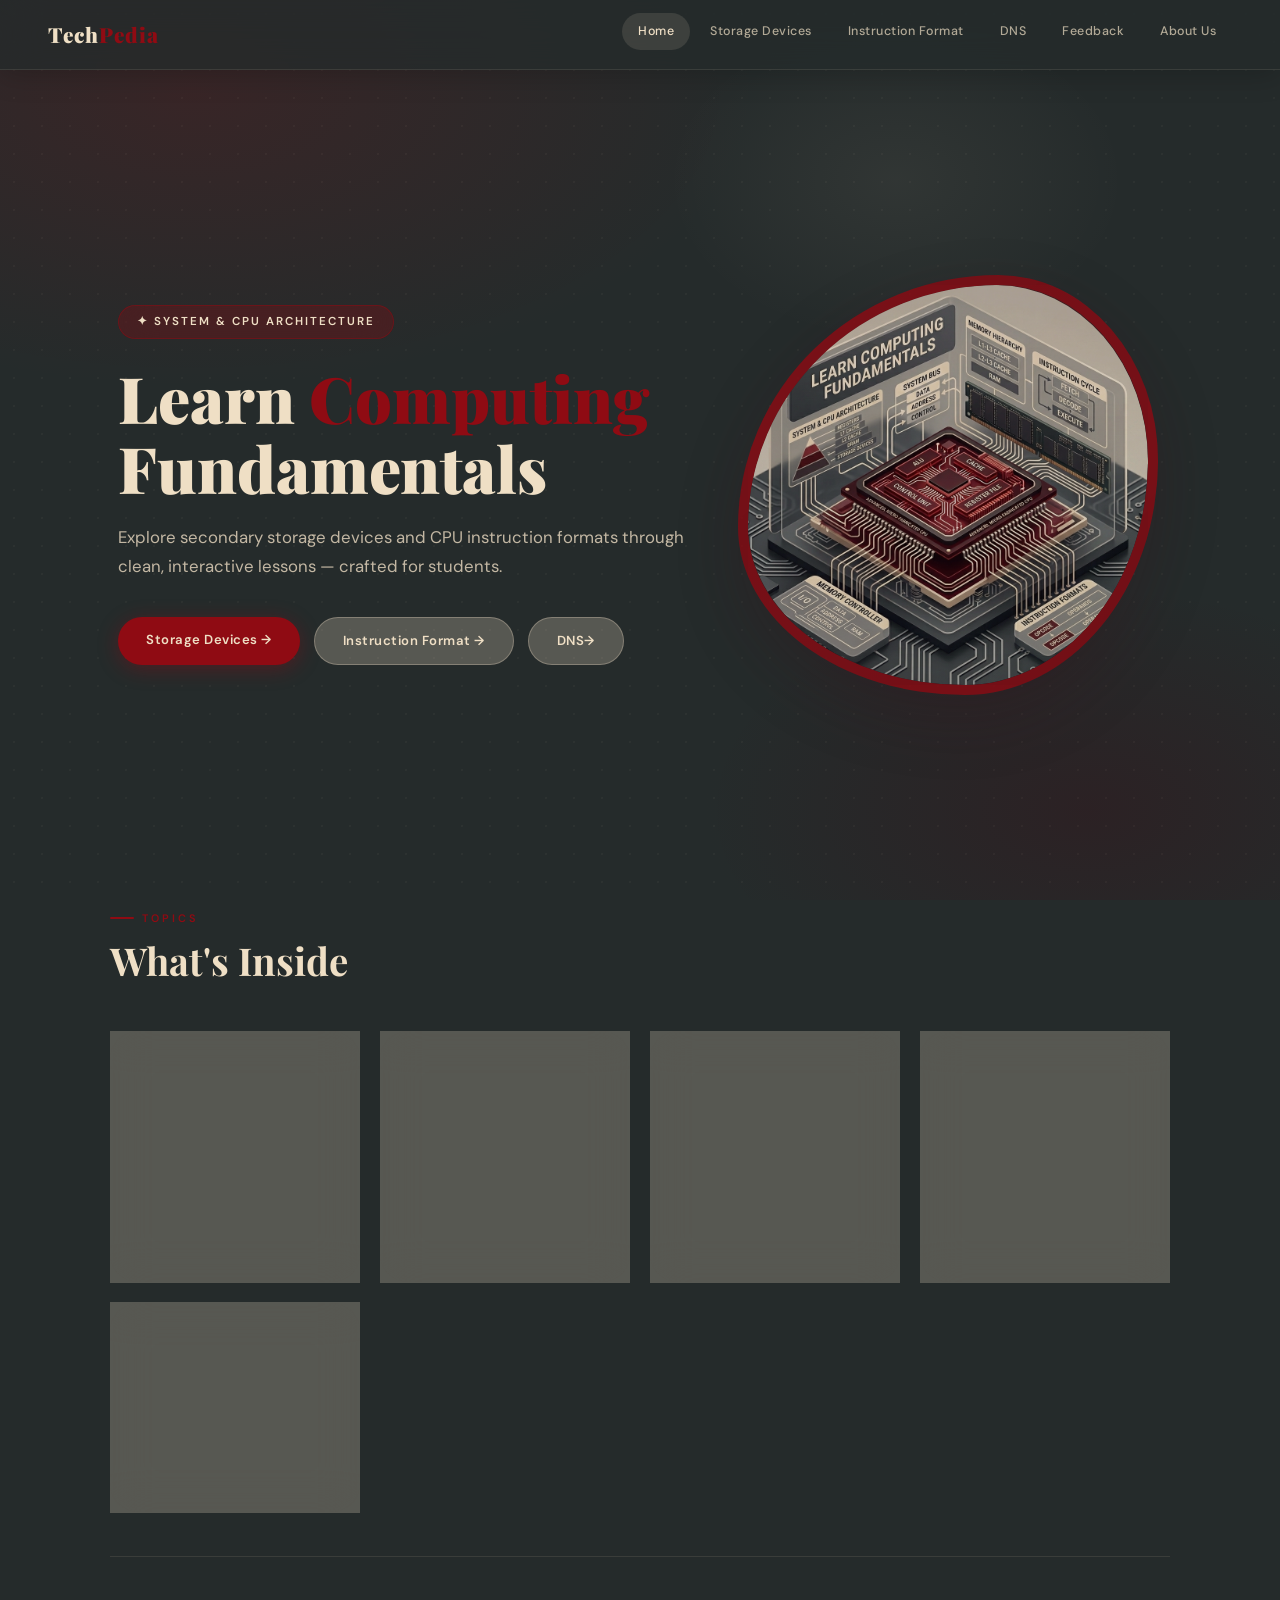
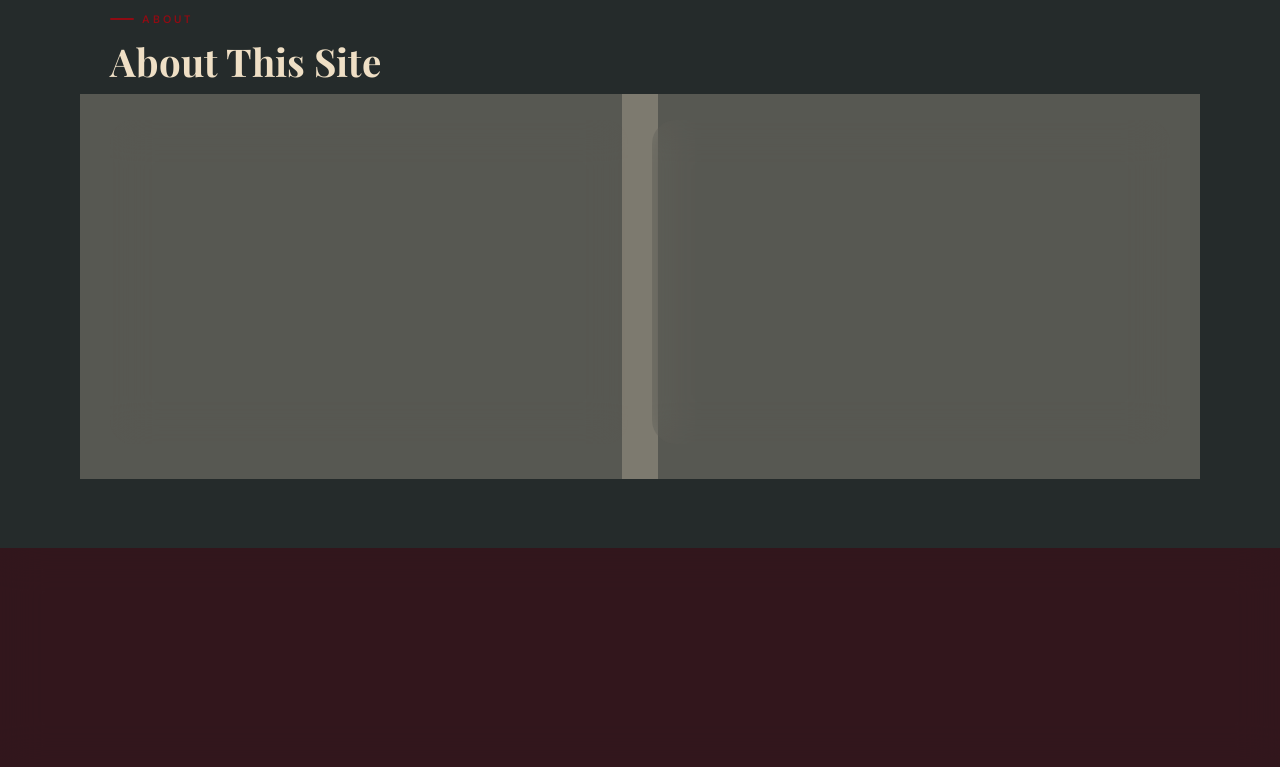
<file: index.html>
<!DOCTYPE html> <!-- Declares this as an HTML5 document — must be first line -->
<html lang="en"> <!-- Root element; lang=en tells browsers the page is in English -->
<head> <!-- Contains page metadata — not visible to users -->
  <meta name="color-scheme" content="dark"> <!-- Forces dark mode for browser UI elements like scrollbars -->
  <meta charset="UTF-8"/> <!-- Sets character encoding so all characters and emojis display correctly -->
  <meta name="viewport" content="width=device-width, initial-scale=1.0"/> <!-- Makes page responsive on mobile -->
  <title>TechPedia | Home</title> <!-- Text shown in the browser tab -->
  <link rel="stylesheet" href="style.css"/> <!-- Links the external shared CSS file -->
</head>
<body> <!-- All visible page content goes inside body -->

  <!-- NAVBAR -->
  <nav class="navbar"> <!-- Fixed frosted glass navigation bar at top of page -->
    <a href="index.html" class="nav-logo">Tech<span>Pedia</span></a> <!-- Logo — Tech is cream, Pedia is crimson via the span -->
    <ul class="nav-menu"> <!-- Desktop horizontal nav menu — hidden on mobile via CSS -->
      <li><a href="index.html">Home</a></li> <!-- Nav link to home page -->
      <li><a href="storage.html">Storage Devices</a></li> <!-- Nav link to Storage Devices page -->
      <li><a href="instruction.html">Instruction Format</a></li> <!-- Nav link to Instruction Format page -->
      <li><a href="dns.html">DNS</a></li> <!-- Nav link to DNS page — new topic added -->
      <li><a href="feedback.html">Feedback</a></li> <!-- Nav link to Feedback page -->
      <li><a href="about.html">About Us</a></li> <!-- Nav link to About Us -->
    </ul>
    <button class="nav-hamburger" id="hamburger" aria-label="Menu"> <!-- Hamburger button — only visible on mobile; aria-label for screen readers -->
      <span></span><span></span><span></span> <!-- Three bars animated into X by JavaScript when clicked -->
    </button>
  </nav>
  <nav class="nav-mobile-menu" id="mobileMenu"> <!-- Mobile dropdown menu — JavaScript toggles open/closed -->
    <a href="index.html">Home</a> <!-- Mobile link to home -->
    <a href="storage.html">Storage Devices</a> <!-- Mobile link to storage page -->
    <a href="instruction.html">Instruction Format</a> <!-- Mobile link to instruction page -->
    <a href="dns.html">DNS</a> <!-- Mobile link to DNS page -->
    <a href="feedback.html">Feedback</a> <!-- Mobile link to feedback page -->
    <a href="about.html">About Us</a> <!-- Mobile link to About Us -->
  </nav>

  <div class="page-wrapper"> <!-- Wraps all content; padding-top:70px clears the fixed navbar -->

    <!-- HERO -->
    <section style="position:relative; overflow:hidden;"> <!-- Hero section; relative for layered children; overflow hidden clips blob -->
      <div class="hero"> <!-- Flex container — text left, blob image right; stacks vertically on mobile -->
        <div class="hero-content"> <!-- Left side — eyebrow label, heading, description, buttons -->
          <div class="hero-eyebrow">✦ System & CPU Architecture</div> <!-- Small pill badge above heading — fades up with CSS animation -->
          <h1>Learn <span class="accent">Computing</span><br/>Fundamentals</h1> <!-- Main heading; .accent makes Computing crimson; br creates line break -->
          <p class="hero-desc">Explore secondary storage devices and CPU instruction formats through clean, interactive lessons — crafted for students.</p> <!-- Hero description — fades up with animation delay -->
          <div class="hero-btns"> <!-- Row of call-to-action buttons -->
            <a href="storage.html" class="btn btn-primary">Storage Devices →</a> <!-- Primary crimson button to storage page -->
            <a href="instruction.html" class="btn btn-outline">Instruction Format →</a> <!-- Outline glass button to instruction page -->
            <a href="dns.html" class="btn btn-outline">DNS→</a>
          </div>
        </div>
        <div class="hero-visual"> <!-- Right side container for floating blob image -->
          <div class="hero-blob"> <!-- Blob shape with CSS blobFloat keyframe animation — morphs while floating -->
            <img src="images/home.jpg.png" alt="Storage devices" /> <!-- Hero image inside blob; alt text for accessibility -->
          </div>
        </div>
      </div>
    </section>

    <!-- NAV CARDS -->
    <div class="content-area"> <!-- Main content area — max 1140px, centred with horizontal padding -->
      <div class="section-header reveal"> <!-- Section header with scroll reveal animation -->
        <div class="section-tag">Topics</div> <!-- Small crimson uppercase label with line before it -->
        <h2>What's Inside</h2> <!-- Section heading -->
      </div>

      <div class="nav-cards"> <!-- Responsive grid of topic cards — auto-fits to screen width -->
        <a href="storage.html" class="nav-card reveal delay-1"> <!-- Storage Devices card; reveal with 0.1s delay -->
          <span class="nav-card-icon">💾</span> <!-- Emoji icon for card -->
          <div class="nav-card-title">Secondary Storage Devices</div> <!-- Card title in display font -->
          <p class="nav-card-desc">Hard disks, SSDs, optical drives, flash memory — how data is stored permanently. Includes a quiz.</p> <!-- Card description -->
        </a>
        <a href="instruction.html" class="nav-card reveal delay-2"> <!-- Instruction Format card; reveal with 0.2s delay -->
          <span class="nav-card-icon">⚙️</span> <!-- Emoji icon -->
          <div class="nav-card-title">Instruction Format</div> <!-- Card title -->
          <p class="nav-card-desc">Opcode, operands, addressing modes, zero to three address instructions. Includes a quiz.</p> <!-- Description -->
        </a>
        <a href="dns.html" class="nav-card reveal delay-3"> <!-- DNS card — new topic; reveal with 0.3s delay -->
          <span class="nav-card-icon">🌐</span> <!-- Globe emoji icon for DNS -->
          <div class="nav-card-title">DNS</div> <!-- Card title -->
          <p class="nav-card-desc">Domain Name System — how domain names translate to IP addresses, DNS hierarchy, record types. Includes a quiz.</p> <!-- Description -->
        </a>
        <a href="feedback.html" class="nav-card reveal"> <!-- Feedback card; no delay -->
          <span class="nav-card-icon">💬</span> <!-- Emoji icon -->
          <div class="nav-card-title">Feedback</div> <!-- Card title -->
          <p class="nav-card-desc">Share your thoughts on the content. Your input helps improve TechPedia.</p> <!-- Description -->
        </a>
        <a href="about.html" class="nav-card reveal"> <!-- About uscard; no delay -->
          <span class="nav-card-icon">👨‍💻</span> <!-- Emoji icon -->
          <div class="nav-card-title">About Us</div> <!-- Card title -->
          <p class="nav-card-desc">Information about the team behind TechPedia.</p> <!-- Description -->
        </a>
      </div>

      <hr class="divider"/> <!-- Horizontal rule used as visual section separator -->

      <!-- About section -->
      <div class="section-header reveal"> <!-- Section header with scroll reveal -->
        <div class="section-tag">About</div> <!-- Small label -->
        <h2>About This Site</h2> <!-- Section heading -->
      </div>

      <div class="grid-2 reveal"> <!-- Two-column CSS Grid with scroll reveal animation -->
        <div class="card"> <!-- Glass card for Purpose -->
          <span class="card-label">Purpose</span> <!-- Small crimson uppercase card label -->
          <h3>A Group Project</h3> <!-- Card heading -->
          <p>TechPedia is a micro project built to explore and explain core computer science concepts through a clean, interactive web application. Built purely with HTML, CSS, and JavaScript.</p> <!-- Card body -->
          <p>Navigate to any topic using the menu above or the cards below. Each topic page ends with a short quiz to test your understanding.</p> <!-- Second paragraph -->
        </div>
        <div class="card"> <!-- Glass card for Topics Covered -->
          <span class="card-label">Topics Covered</span> <!-- Small crimson label -->
          <h3>Three Core Topics</h3> <!-- Updated to Three since DNS added -->
          <ul> <!-- List of topics -->
            <li>Secondary Storage Devices</li> <!-- Topic 1 -->
            <li>Instruction Format</li> <!-- Topic 2 -->
            <li>DNS (Domain Name System)</li> <!-- Topic 3 — new addition -->
          </ul>
        </div>
      </div>

    </div><!-- /content-area -->

    <footer> <!-- Page footer — appears on all pages -->
      <a href="index.html" class="foot-logo">Tech<span>Pedia</span></a> <!-- Footer logo linking to home -->
      <ul class="foot-links"> <!-- Horizontal footer navigation links -->
        <li><a href="index.html">Home</a></li> <!-- Footer link to home -->
        <li><a href="storage.html">Storage Devices</a></li> <!-- Footer link to storage -->
        <li><a href="instruction.html">Instruction Format</a></li> <!-- Footer link to instruction -->
        <li><a href="dns.html">DNS</a></li> <!-- Footer link to DNS — new addition -->
        <li><a href="feedback.html">Feedback</a></li> <!-- Footer link to feedback -->
        <li><a href="about.html">About Us</a></li> <!-- Footer link to About Us -->
      </ul> 
      <p>&#169; VIDYA ACADEMY OF SCIENCE AND TECHNOLOGY, <span id="year"></span></p> <!-- Copyright; span filled by JavaScript with current year -->
    </footer>

  </div><!-- /page-wrapper -->
  <script src="script.js"></script> <!-- External JS file — placed at bottom so HTML loads first -->
</body>
</html>
</file>
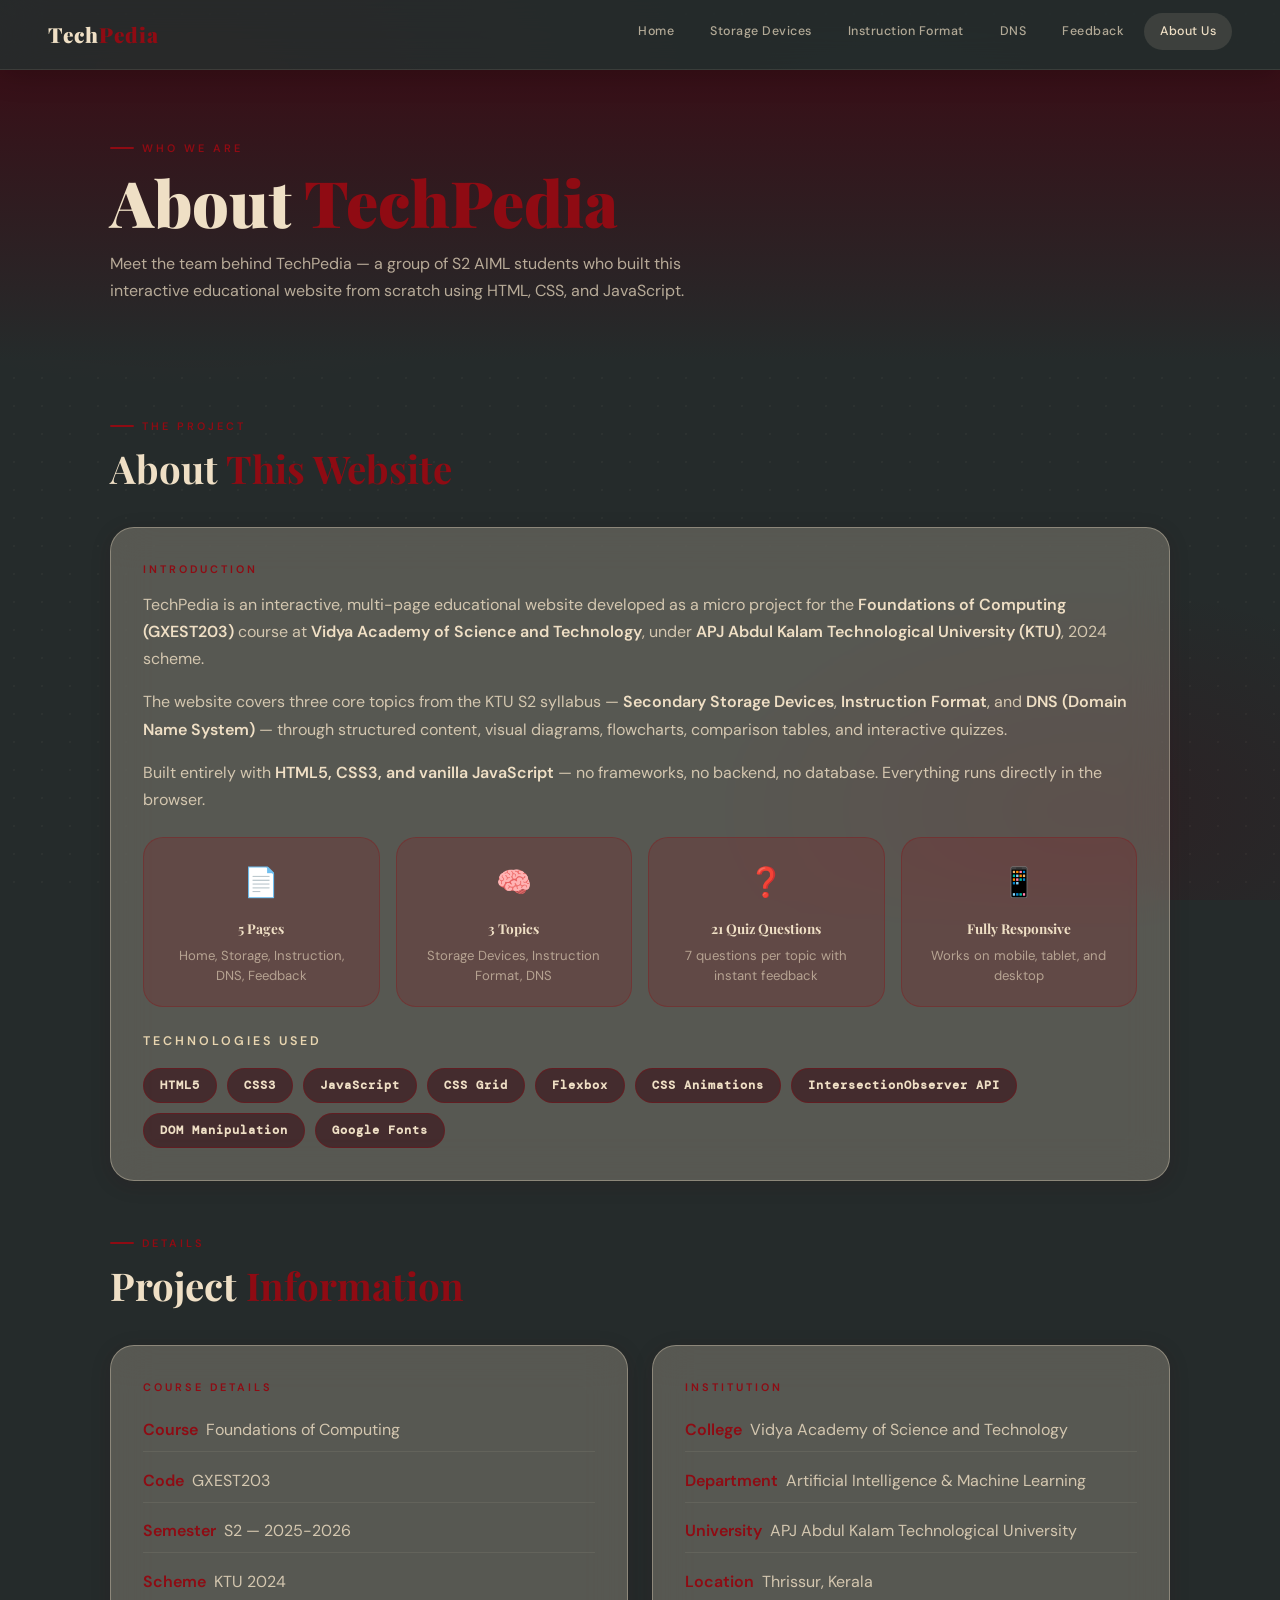
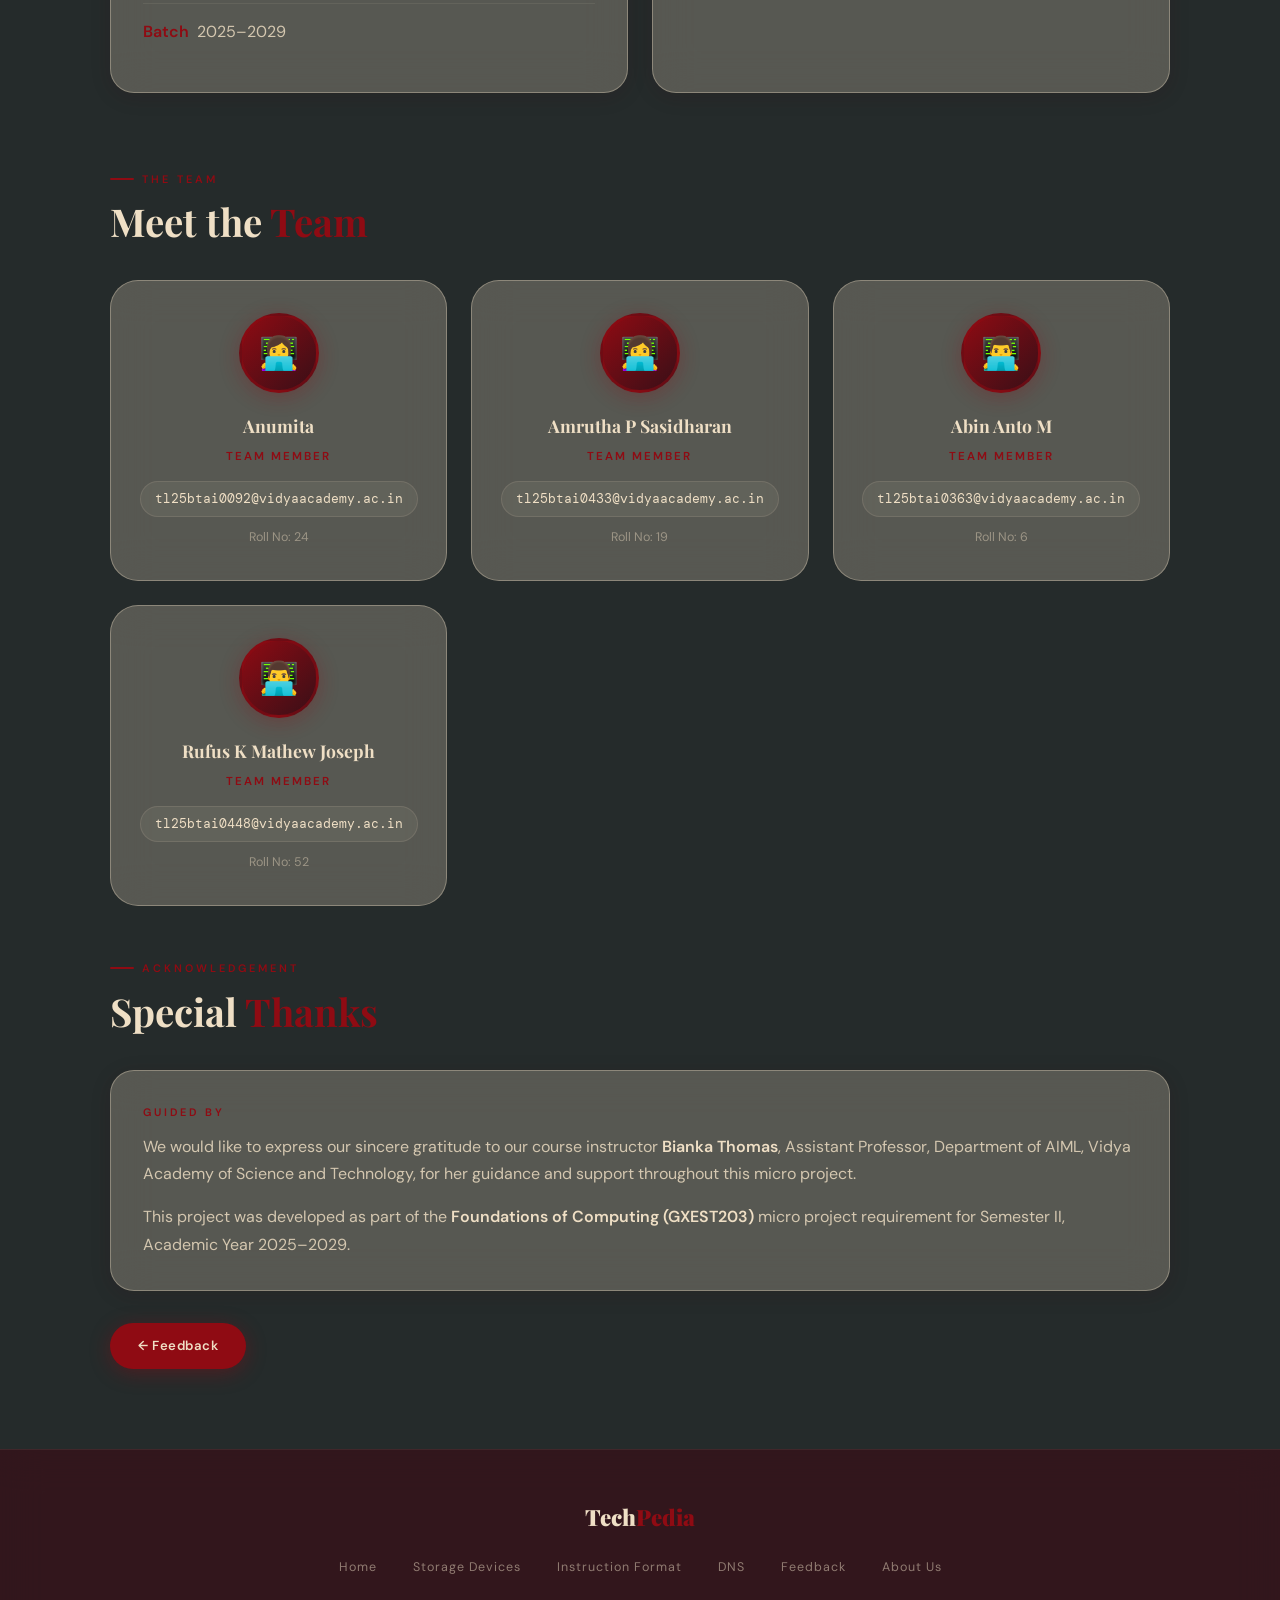
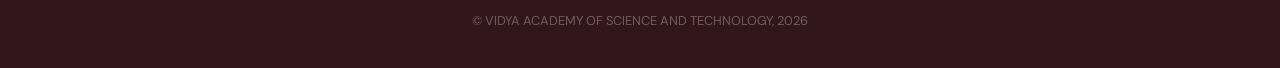
<file: about.html>
<!DOCTYPE html>
<html lang="en">
<head>
  <meta name="color-scheme" content="dark">
  <meta charset="UTF-8"/>
  <meta name="viewport" content="width=device-width, initial-scale=1.0"/>
  <title>About | TechPedia</title>
  <link rel="stylesheet" href="style.css"/>
  <style>
    /* ── Hero banner ── */
    .page-hero-wrap {
      position: relative; overflow: hidden;
      background: var(--burgundy);
      min-height: 280px;
      display: flex; align-items: flex-end;
    }
    .page-hero-wrap::after {
      content: ''; position: absolute; inset: 0; z-index: 1;
      background: linear-gradient(to bottom, rgba(56,15,23,0.3) 0%, rgba(37,43,43,1) 100%);
    }
    .page-hero-wrap .page-hero { position: relative; z-index: 2; width: 100%; }

    /* ── Team member cards ── */
    .team-grid {
      display: grid;
      grid-template-columns: repeat(auto-fit, minmax(260px, 1fr));
      gap: 24px;
      margin-top: 24px;
    }
    .team-card {
      background: var(--glass);
      backdrop-filter: var(--blur);
      -webkit-backdrop-filter: var(--blur);
      border: 1px solid var(--glass-border);
      border-radius: 28px;
      padding: 32px 28px;
      text-align: center;
      transition: all 0.3s;
      position: relative;
      overflow: hidden;
    }
    .team-card::before {
      content: ''; position: absolute; top: 0; left: 0; right: 0; height: 3px;
      background: linear-gradient(90deg, var(--crimson), transparent);
      transform: scaleX(0); transform-origin: left;
      transition: transform 0.4s;
    }
    .team-card:hover {
      transform: translateY(-6px);
      box-shadow: var(--shadow-md);
      background: rgba(239,223,197,0.1);
    }
    .team-card:hover::before { transform: scaleX(1); }

    .team-avatar {
      width: 80px; height: 80px;
      border-radius: 50%;
      background: linear-gradient(135deg, var(--crimson), var(--burgundy));
      border: 3px solid rgba(143,11,19,0.5);
      display: flex; align-items: center; justify-content: center;
      margin: 0 auto 18px;
      font-size: 2rem;
      box-shadow: 0 4px 20px rgba(143,11,19,0.3);
    }
    .team-name {
      font-family: var(--font-display);
      font-size: 1.1rem; font-weight: 700;
      color: var(--cream); margin-bottom: 6px;
    }
    .team-role {
      font-size: 0.72rem; font-weight: 600;
      letter-spacing: 2px; text-transform: uppercase;
      color: var(--crimson); margin-bottom: 14px;
      display: block;
    }
    .team-email {
      font-family: var(--font-mono);
      font-size: 0.82rem;
      color: rgba(239,223,197,0.6);
      background: rgba(239,223,197,0.07);
      border: 1px solid rgba(239,223,197,0.12);
      border-radius: 999px;
      padding: 6px 14px;
      display: inline-block;
      word-break: break-all;
    }
    .team-rollno {
      font-size: 0.78rem;
      color: rgba(239,223,197,0.45);
      margin-top: 10px;
      display: block;
    }

    /* ── Website intro cards ── */
    .intro-grid {
      display: grid;
      grid-template-columns: repeat(auto-fit, minmax(200px, 1fr));
      gap: 16px;
      margin-top: 20px;
    }
    .intro-pill {
      background: rgba(143,11,19,0.18);
      border: 1px solid rgba(143,11,19,0.3);
      border-radius: 20px;
      padding: 20px;
      text-align: center;
      transition: all 0.3s;
    }
    .intro-pill:hover {
      background: rgba(143,11,19,0.28);
      transform: translateY(-3px);
    }
    .intro-pill-icon { font-size: 1.8rem; margin-bottom: 10px; display: block; }
    .intro-pill-title {
      font-family: var(--font-display);
      font-size: 0.85rem; font-weight: 700;
      color: var(--cream); margin-bottom: 6px; display: block;
    }
    .intro-pill-desc {
      font-size: 0.82rem;
      color: rgba(239,223,197,0.6);
      margin-bottom: 0; line-height: 1.5;
    }

    /* ── Tech stack badges ── */
    .tech-badges {
      display: flex; flex-wrap: wrap; gap: 10px;
      margin-top: 16px;
    }
    .tech-badge {
      background: rgba(56,15,23,0.6);
      border: 1px solid rgba(143,11,19,0.4);
      color: var(--cream);
      font-family: var(--font-mono);
      font-size: 0.78rem; font-weight: 600;
      padding: 6px 16px;
      border-radius: 999px;
      letter-spacing: 1px;
    }

    @media (max-width: 768px) {
      .team-grid { grid-template-columns: 1fr 1fr; }
      .intro-grid { grid-template-columns: 1fr 1fr; }
    }
    @media (max-width: 480px) {
      .team-grid { grid-template-columns: 1fr; }
      .intro-grid { grid-template-columns: 1fr; }
    }
  </style>
</head>
<body>

  <nav class="navbar">
    <a href="index.html" class="nav-logo">Tech<span>Pedia</span></a>
    <ul class="nav-menu">
      <li><a href="index.html">Home</a></li>
      <li><a href="storage.html">Storage Devices</a></li>
      <li><a href="instruction.html">Instruction Format</a></li>
      <li><a href="dns.html">DNS</a></li>
      <li><a href="feedback.html">Feedback</a></li>
      <li><a href="about.html">About Us</a></li>
    </ul>
    <button class="nav-hamburger" id="hamburger" aria-label="Menu">
      <span></span><span></span><span></span>
    </button>
  </nav>
  <nav class="nav-mobile-menu" id="mobileMenu">
    <a href="index.html">Home</a>
    <a href="storage.html">Storage Devices</a>
    <a href="instruction.html">Instruction Format</a>
    <a href="dns.html">DNS</a>
    <a href="feedback.html">Feedback</a>
    <a href="about.html">About Us</a>
  </nav>

  <div class="page-wrapper">

    <!-- HERO BANNER -->
    <div class="page-hero-wrap">
      <div class="page-hero">
        <div class="section-tag">Who We Are</div>
        <h1>About <span class="accent">TechPedia</span></h1>
        <p style="max-width:580px; margin-top:12px; color:rgba(239,223,197,0.72);">
          Meet the team behind TechPedia — a group of S2 AIML students who built this interactive educational website from scratch using HTML, CSS, and JavaScript.
        </p>
      </div>
    </div>

    <div class="content-area">

      <!-- ═══════════════════════
           ABOUT THE WEBSITE
           ═══════════════════════ -->
      <div class="section-header reveal" style="margin-top:48px;">
        <div class="section-tag">The Project</div>
        <h2>About <span class="accent">This Website</span></h2>
      </div>

      <div class="card reveal">
        <span class="card-label">Introduction</span>
        <p>
          TechPedia is an interactive, multi-page educational website developed as a micro project for the
          <strong>Foundations of Computing (GXEST203)</strong> course at
          <strong>Vidya Academy of Science and Technology</strong>, under
          <strong>APJ Abdul Kalam Technological University (KTU)</strong>, 2024 scheme.
        </p>
        <p>
          The website covers three core topics from the KTU S2 syllabus —
          <strong>Secondary Storage Devices</strong>, <strong>Instruction Format</strong>, and
          <strong>DNS (Domain Name System)</strong> — through structured content, visual diagrams,
          flowcharts, comparison tables, and interactive quizzes.
        </p>
        <p>
          Built entirely with <strong>HTML5, CSS3, and vanilla JavaScript</strong> — no frameworks,
          no backend, no database. Everything runs directly in the browser.
        </p>

        <div class="intro-grid" style="margin-top:24px;">
          <div class="intro-pill">
            <span class="intro-pill-icon">📄</span>
            <span class="intro-pill-title">5 Pages</span>
            <p class="intro-pill-desc">Home, Storage, Instruction, DNS, Feedback</p>
          </div>
          <div class="intro-pill">
            <span class="intro-pill-icon">🧠</span>
            <span class="intro-pill-title">3 Topics</span>
            <p class="intro-pill-desc">Storage Devices, Instruction Format, DNS</p>
          </div>
          <div class="intro-pill">
            <span class="intro-pill-icon">❓</span>
            <span class="intro-pill-title">21 Quiz Questions</span>
            <p class="intro-pill-desc">7 questions per topic with instant feedback</p>
          </div>
          <div class="intro-pill">
            <span class="intro-pill-icon">📱</span>
            <span class="intro-pill-title">Fully Responsive</span>
            <p class="intro-pill-desc">Works on mobile, tablet, and desktop</p>
          </div>
        </div>

        <h4 style="color:var(--cream-mid); margin:24px 0 12px;">Technologies Used</h4>
        <div class="tech-badges">
          <span class="tech-badge">HTML5</span>
          <span class="tech-badge">CSS3</span>
          <span class="tech-badge">JavaScript</span>
          <span class="tech-badge">CSS Grid</span>
          <span class="tech-badge">Flexbox</span>
          <span class="tech-badge">CSS Animations</span>
          <span class="tech-badge">IntersectionObserver API</span>
          <span class="tech-badge">DOM Manipulation</span>
          <span class="tech-badge">Google Fonts</span>
        </div>
      </div>

      <!-- ═══════════════════════
           PROJECT DETAILS
           ═══════════════════════ -->
      <div class="section-header reveal" style="margin-top:44px;">
        <div class="section-tag">Details</div>
        <h2>Project <span class="accent">Information</span></h2>
      </div>

      <div class="grid-2 reveal">
        <div class="card">
          <span class="card-label">Course Details</span>
          <ul style="list-style:none; padding:0;">
            <li style="padding:8px 0; border-bottom:1px solid rgba(239,223,197,0.08);"><span style="color:var(--crimson); font-weight:600;">Course</span> &nbsp;Foundations of Computing</li>
            <li style="padding:8px 0; border-bottom:1px solid rgba(239,223,197,0.08);"><span style="color:var(--crimson); font-weight:600;">Code</span> &nbsp;GXEST203</li>
            <li style="padding:8px 0; border-bottom:1px solid rgba(239,223,197,0.08);"><span style="color:var(--crimson); font-weight:600;">Semester</span> &nbsp;S2 — 2025-2026</li>
            <li style="padding:8px 0; border-bottom:1px solid rgba(239,223,197,0.08);"><span style="color:var(--crimson); font-weight:600;">Scheme</span> &nbsp;KTU 2024</li>
            <li style="padding:8px 0;"><span style="color:var(--crimson); font-weight:600;">Batch</span> &nbsp;2025–2029</li>
          </ul>
        </div>
        <div class="card">
          <span class="card-label">Institution</span>
          <ul style="list-style:none; padding:0;">
            <li style="padding:8px 0; border-bottom:1px solid rgba(239,223,197,0.08);"><span style="color:var(--crimson); font-weight:600;">College</span> &nbsp;Vidya Academy of Science and Technology</li>
            <li style="padding:8px 0; border-bottom:1px solid rgba(239,223,197,0.08);"><span style="color:var(--crimson); font-weight:600;">Department</span> &nbsp;Artificial Intelligence &amp; Machine Learning</li>
            <li style="padding:8px 0; border-bottom:1px solid rgba(239,223,197,0.08);"><span style="color:var(--crimson); font-weight:600;">University</span> &nbsp;APJ Abdul Kalam Technological University</li>
            <li style="padding:8px 0;"><span style="color:var(--crimson); font-weight:600;">Location</span> &nbsp;Thrissur, Kerala</li>
          </ul>
        </div>
      </div>

      <!-- ═══════════════════════
           TEAM MEMBERS
           ═══════════════════════ -->
      <div class="section-header reveal" style="margin-top:44px;">
        <div class="section-tag">The Team</div>
        <h2>Meet the <span class="accent">Team</span></h2>
      </div>

      <div class="team-grid reveal">

        <!-- MEMBER 1 -->
        <div class="team-card">
          <div class="team-avatar">👩‍💻</div>
          <div class="team-name">Anumita</div> 
          <span class="team-role">Team Member</span>
          <div class="team-email"><a href="mailto:tl25btai0092@vidyaacademy.ac.in">tl25btai0092@vidyaacademy.ac.in</a></div> 
          <span class="team-rollno">Roll No: 24</span> 
        </div>

        <!-- MEMBER 2 -->
        <div class="team-card">
          <div class="team-avatar">👩‍💻</div>
          <div class="team-name">Amrutha P Sasidharan</div> 
          <span class="team-role">Team Member</span>
          <div class="team-email"><a href="mailto:tl25btai0433@vidyaacademy.ac.in">tl25btai0433@vidyaacademy.ac.in</a></div> 
          <span class="team-rollno">Roll No: 19</span> 
        </div>

        <!-- MEMBER 3 -->
        <div class="team-card">
          <div class="team-avatar">👨‍💻</div>
          <div class="team-name">Abin Anto M</div> 
          <span class="team-role">Team Member</span>
          <div class="team-email"><a href="mailto:tl25btai0363@vidyaacademy.ac.in">tl25btai0363@vidyaacademy.ac.in</a></div> 
          <span class="team-rollno">Roll No: 6</span>
        </div>

        <!-- MEMBER 4 -->
        <div class="team-card">
          <div class="team-avatar">👨‍💻</div>
          <div class="team-name">Rufus K Mathew Joseph</div> 
          <span class="team-role">Team Member</span>
          <div class="team-email"><a href="mailto:tl25btai0448@vidyaacademy.ac.in">tl25btai0448@vidyaacademy.ac.in</a></div> 
          <span class="team-rollno">Roll No: 52</span> 
        </div>

      </div>

      <!-- ═══════════════════════
           ACKNOWLEDGEMENT
           ═══════════════════════ -->
      <div class="section-header reveal" style="margin-top:44px;">
        <div class="section-tag">Acknowledgement</div>
        <h2>Special <span class="accent">Thanks</span></h2>
      </div>

      <div class="card reveal">
        <span class="card-label">Guided by</span>
        <p>
          We would like to express our sincere gratitude to our course instructor
          <strong>Bianka Thomas</strong>, Assistant Professor, Department of AIML,
          Vidya Academy of Science and Technology, for her guidance and support
          throughout this micro project.
        </p>
        <p style="margin-bottom:0;">
          This project was developed as part of the <strong>Foundations of Computing (GXEST203)</strong>
          micro project requirement for Semester II, Academic Year 2025–2029.
        </p>
      </div>

      <div style="display:flex; gap:14px; margin-top:32px; flex-wrap:wrap;" class="reveal">
        <a href="feedback.html" class="btn btn-primary">← Feedback </a>
      </div>

    </div><!-- /content-area -->

    <footer>
      <a href="index.html" class="foot-logo">Tech<span>Pedia</span></a>
      <ul class="foot-links">
        <li><a href="index.html">Home</a></li>
        <li><a href="storage.html">Storage Devices</a></li>
        <li><a href="instruction.html">Instruction Format</a></li>
        <li><a href="dns.html">DNS</a></li>
        <li><a href="feedback.html">Feedback</a></li>
        <li><a href="about.html">About Us</a></li>
      </ul>
      <p>© VIDYA ACADEMY OF SCIENCE AND TECHNOLOGY, <span id="year"></span></p>
    </footer>

  </div><!-- /page-wrapper -->
  <script src="script.js"></script>
</body>
</html>
</file>
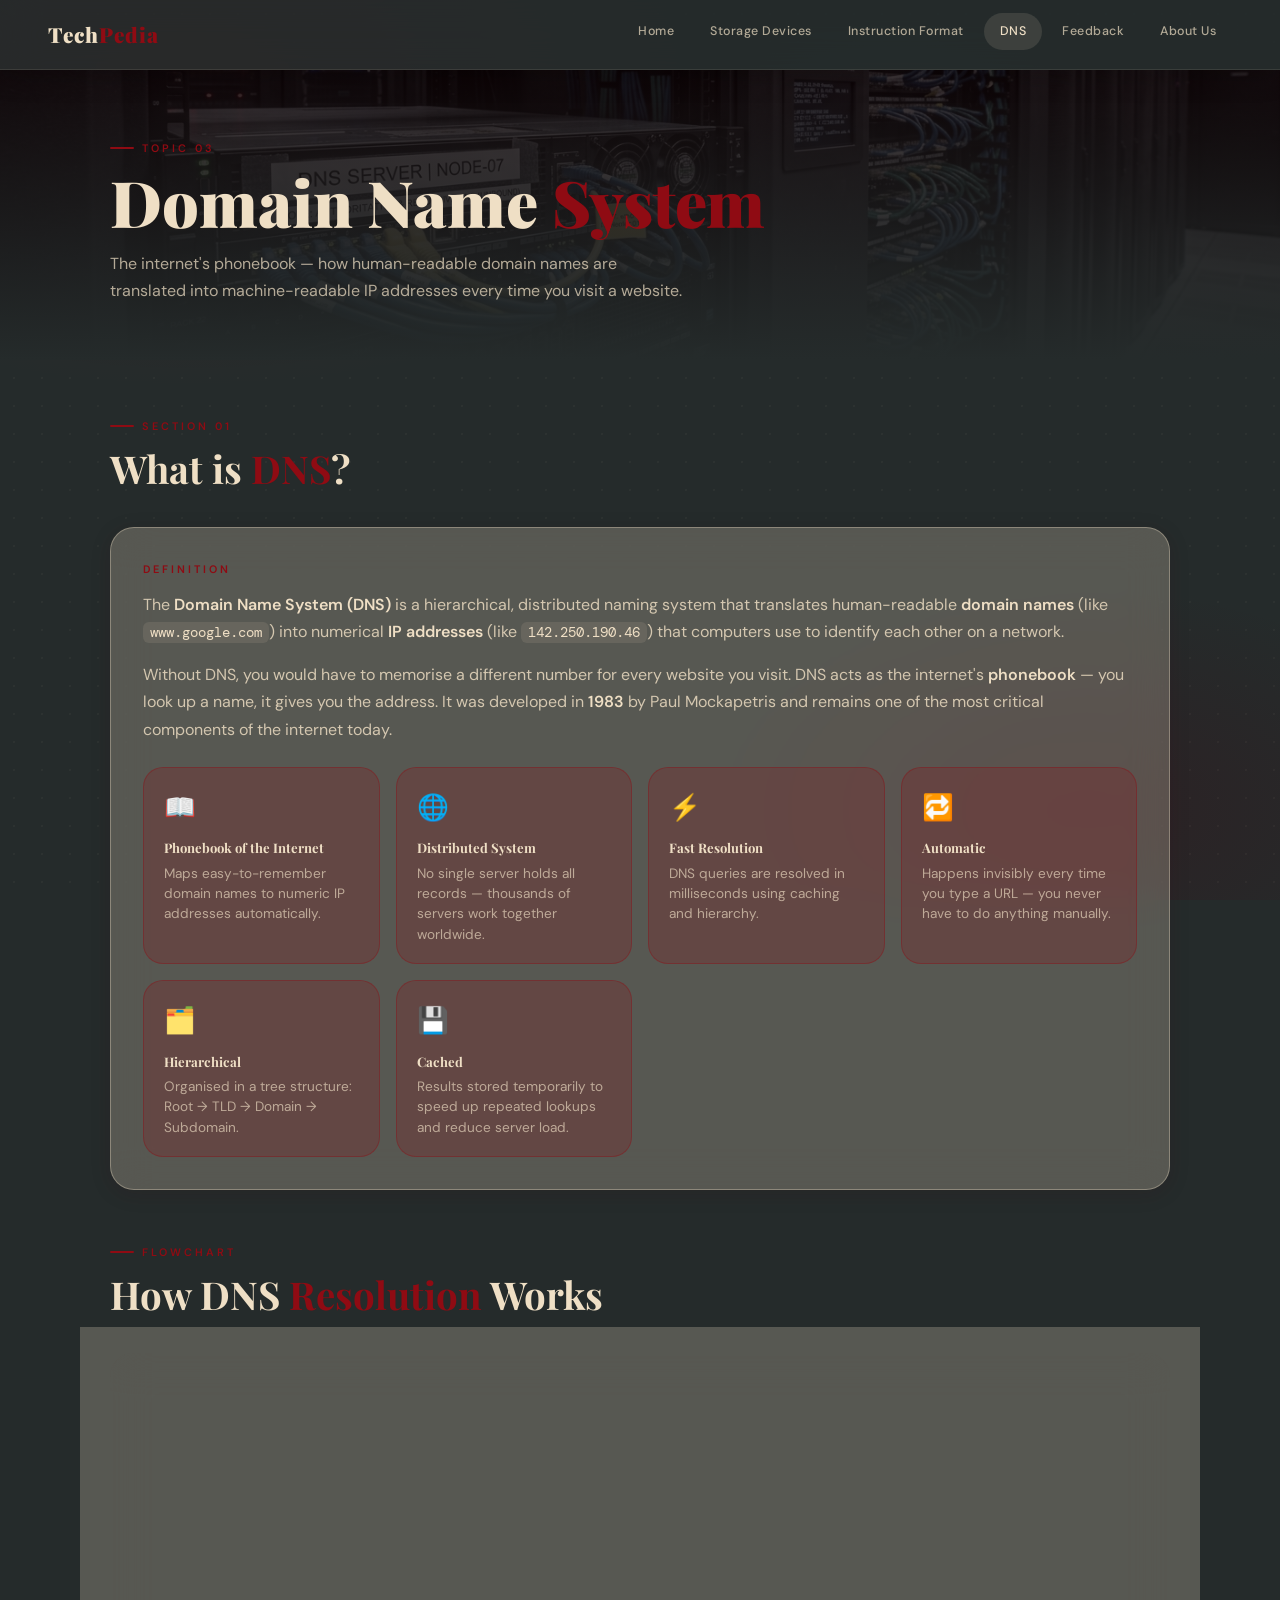
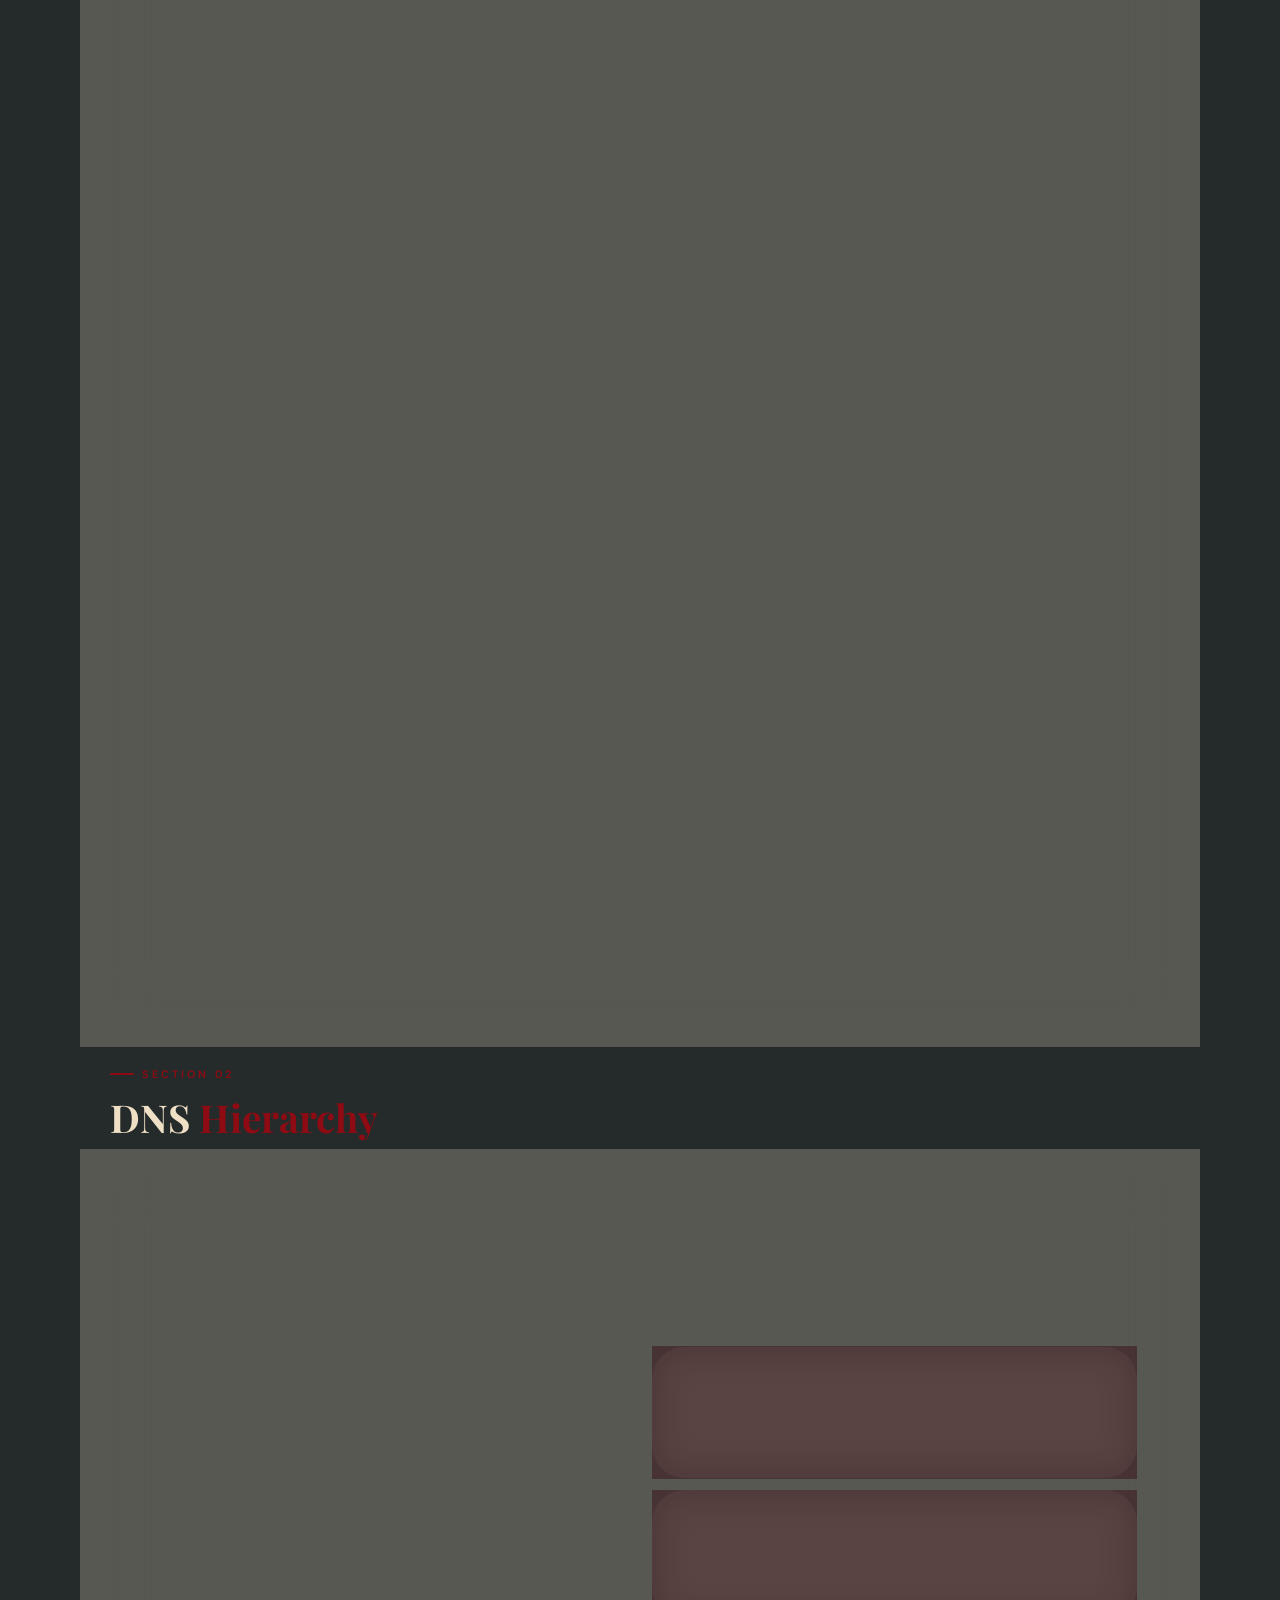
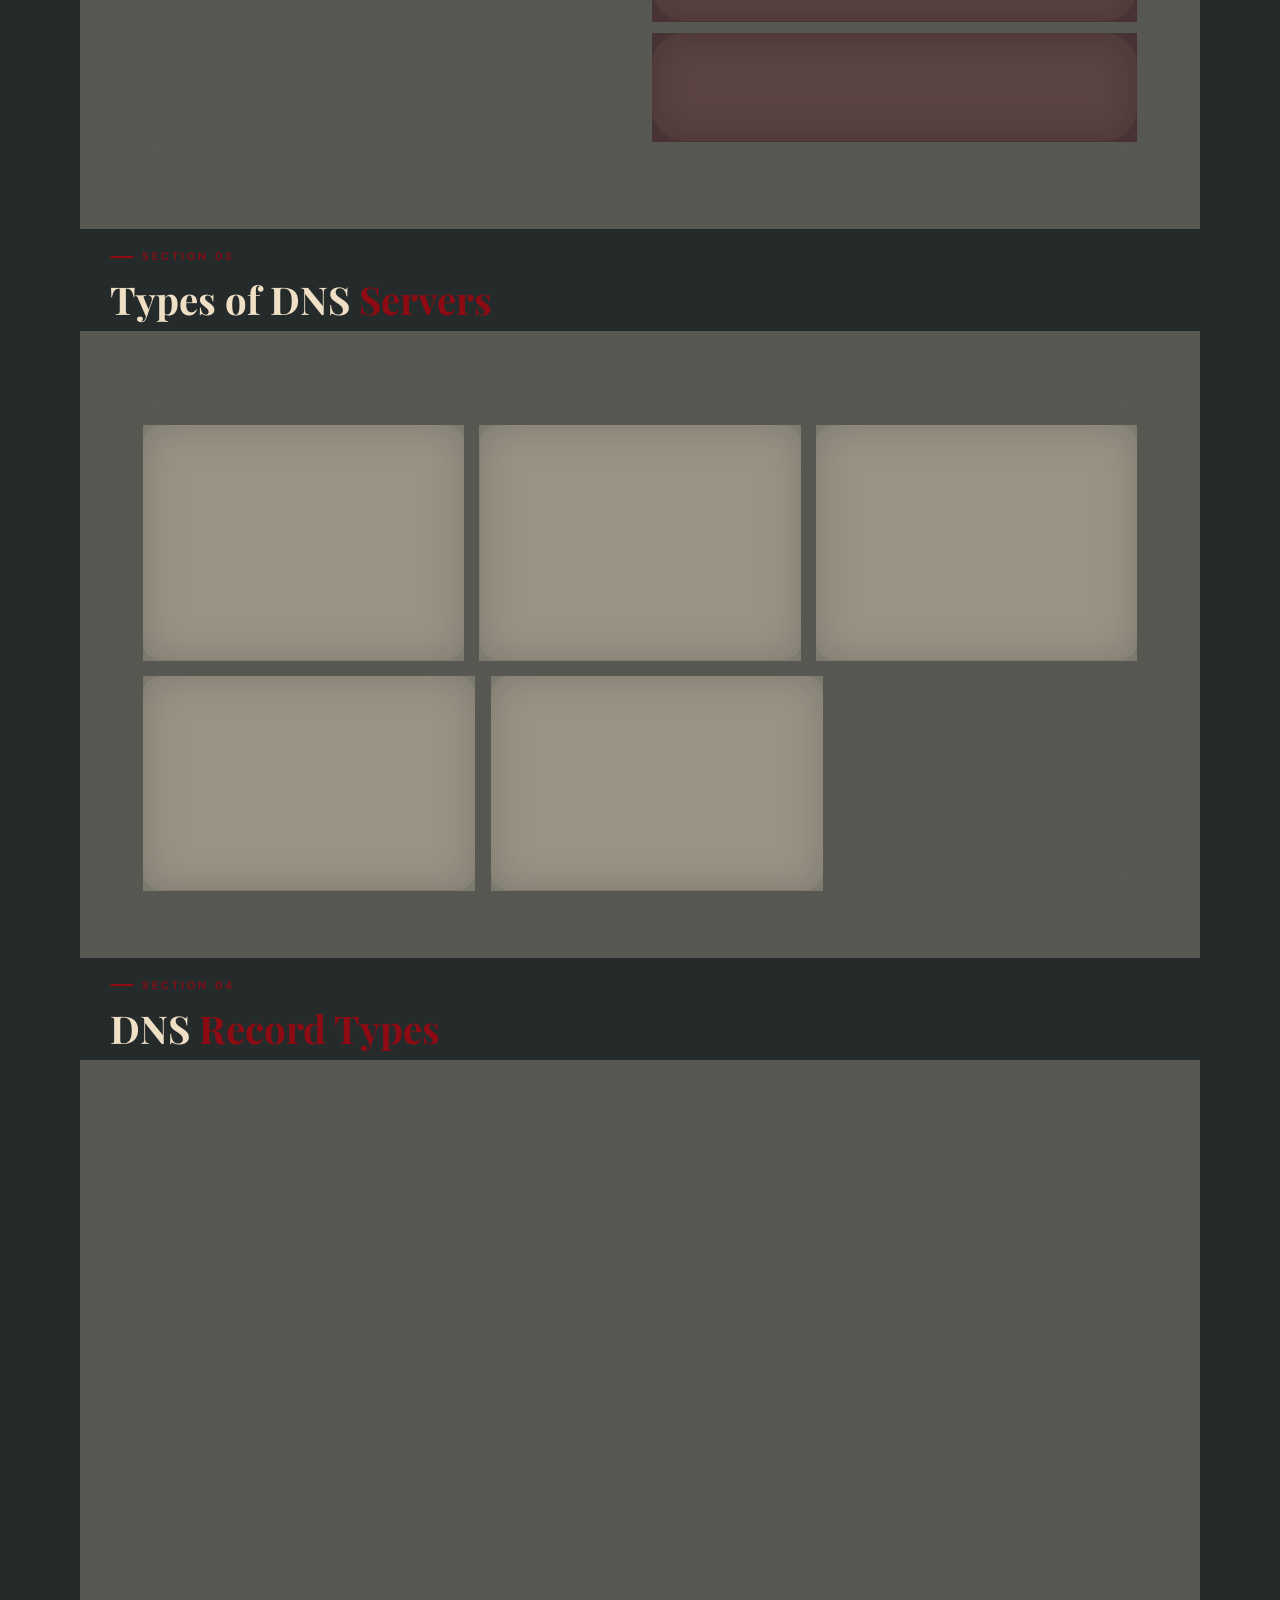
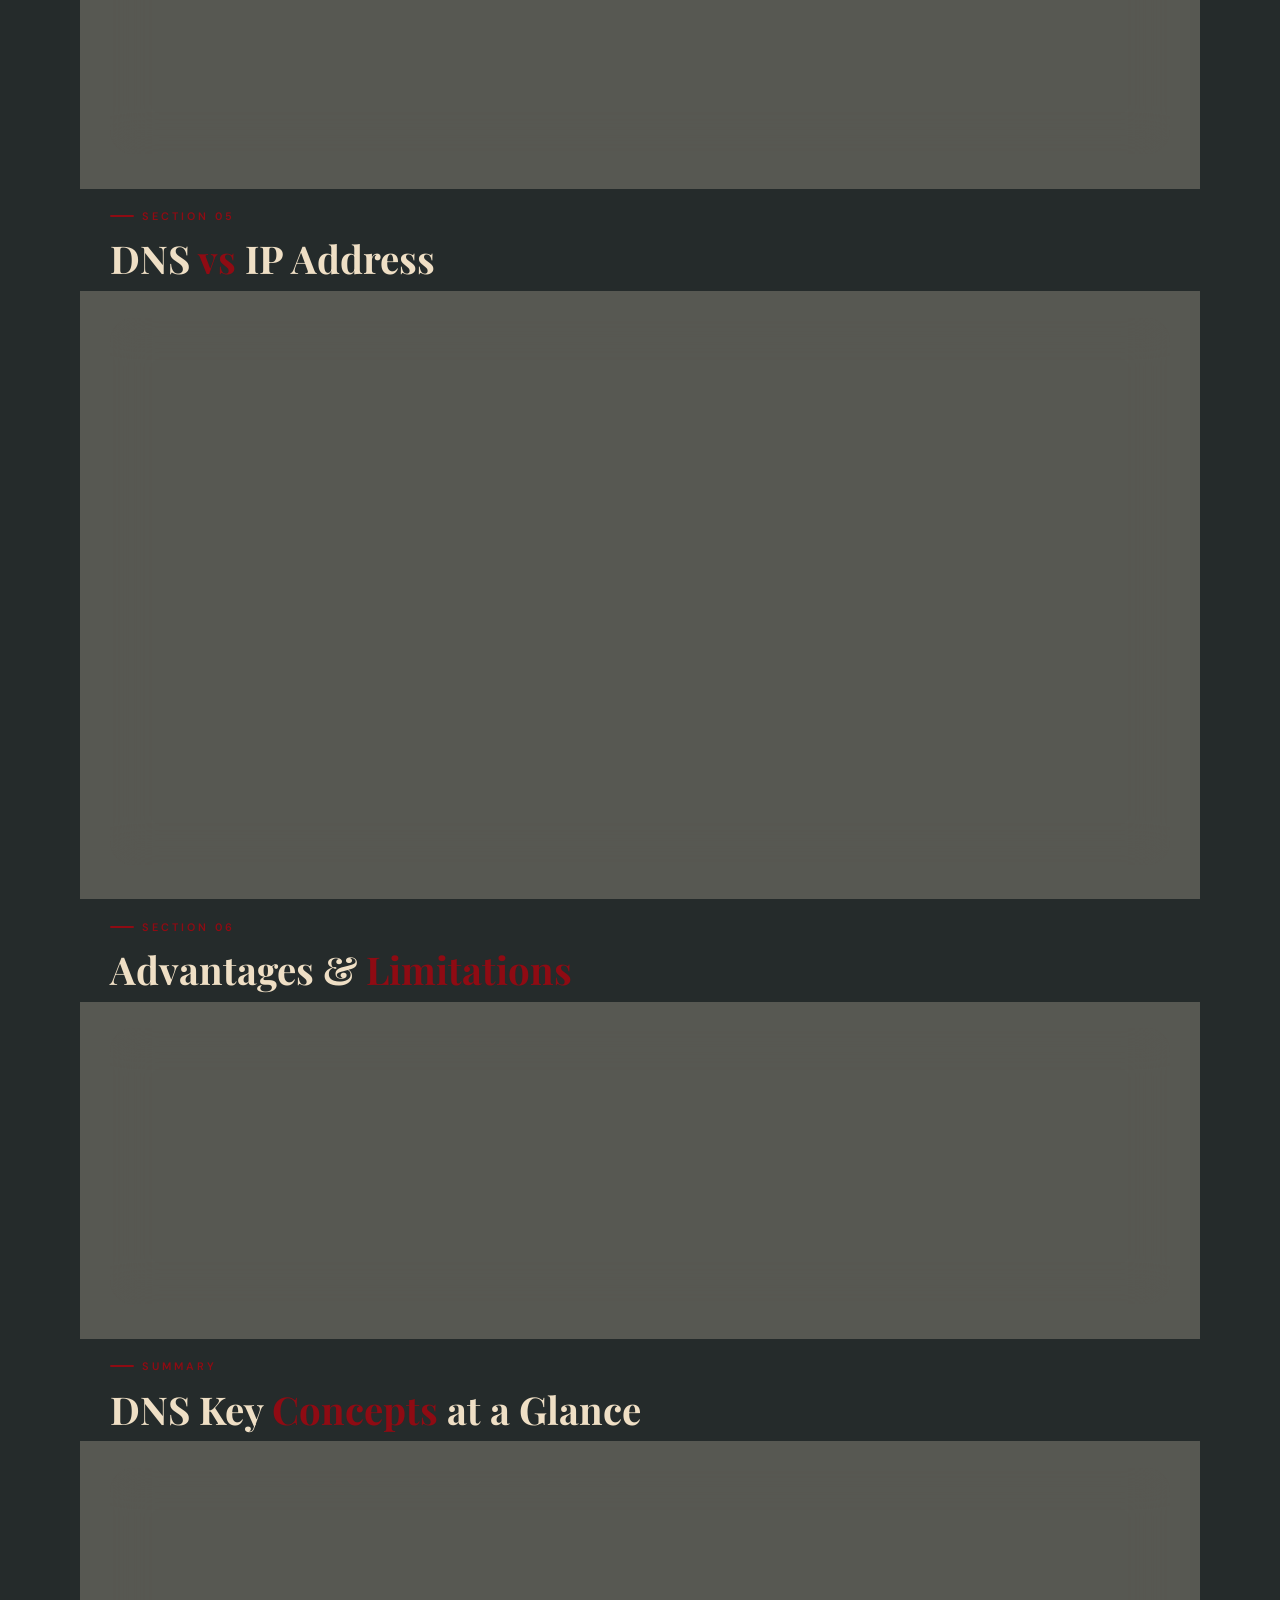
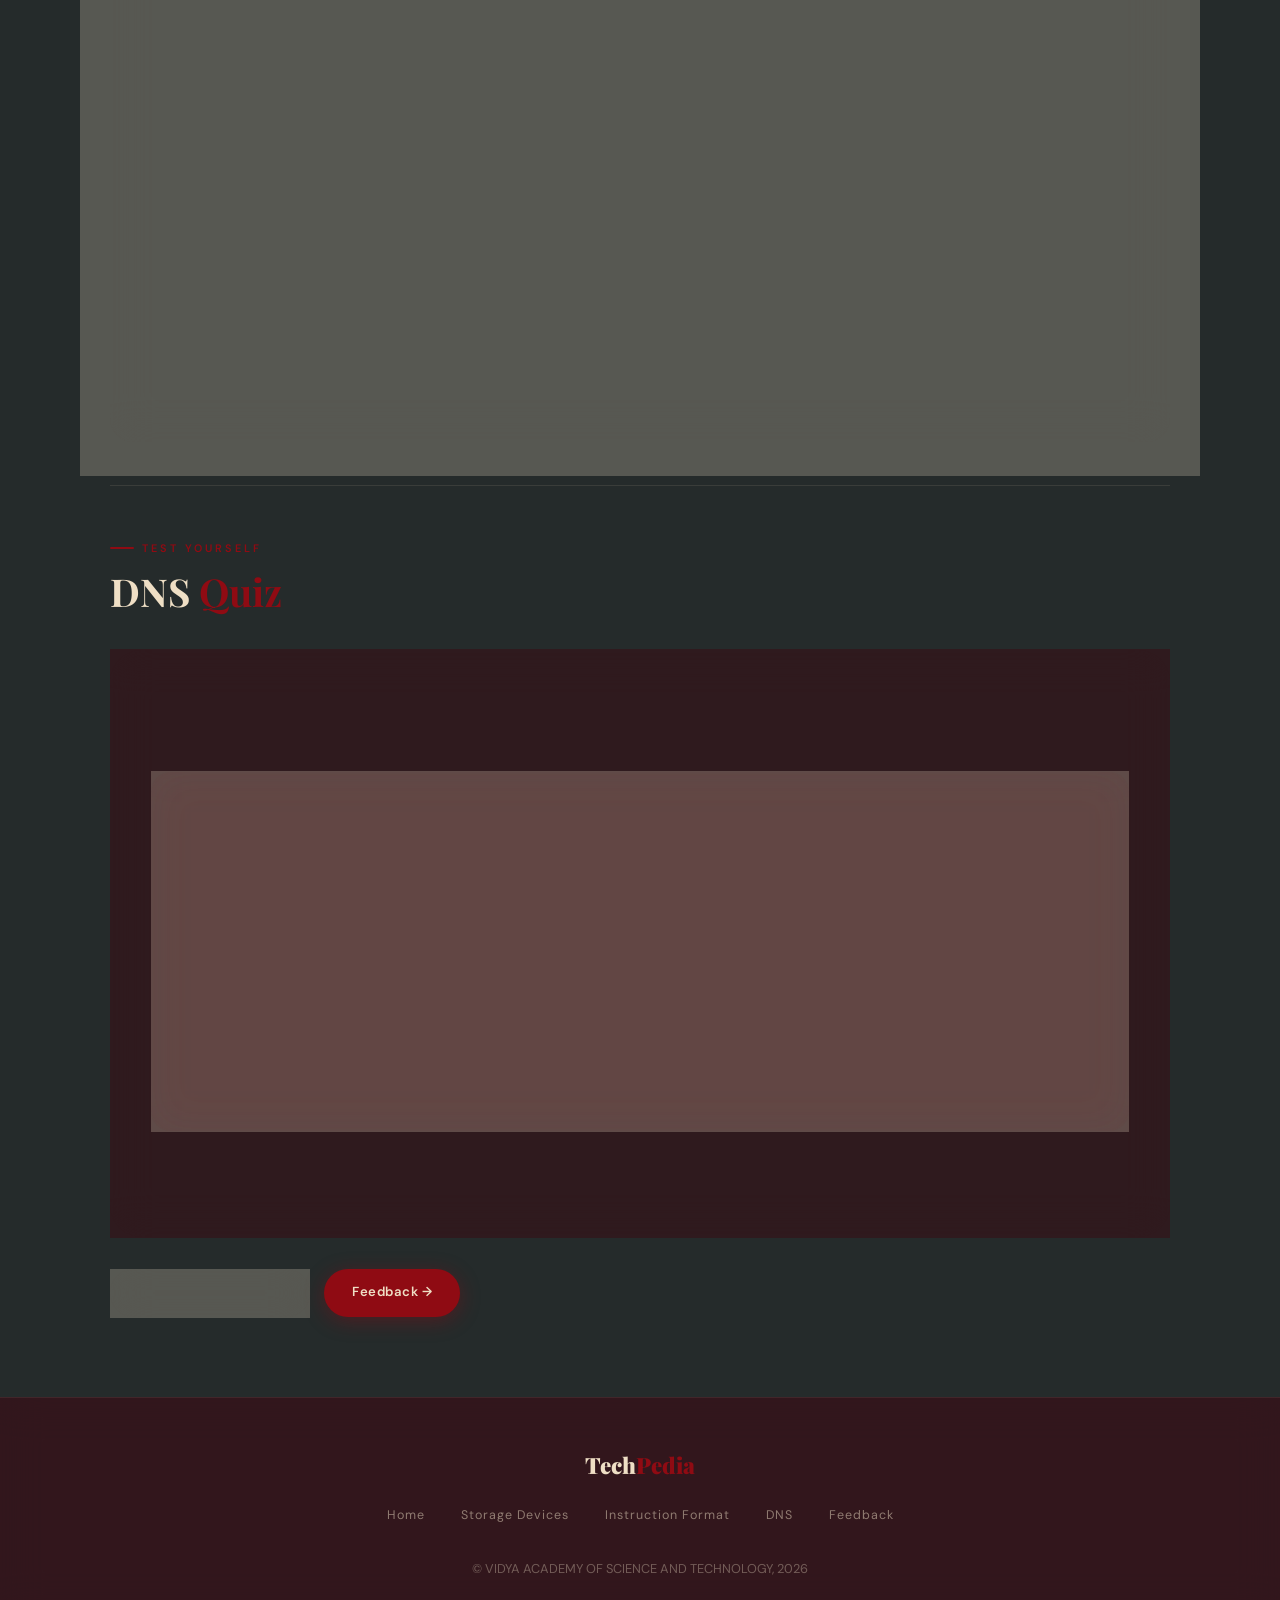
<file: dns.html>
<!DOCTYPE html> <!-- Declares this as an HTML5 document -->
<html lang="en"> <!-- Root element; lang=en for accessibility and search engines -->
<head> <!-- Page metadata — not visible to users -->
  <meta name="color-scheme" content="dark"> <!-- Forces dark mode for browser UI elements -->
  <meta charset="UTF-8"/> <!-- UTF-8 encoding so all characters display correctly -->
  <meta name="viewport" content="width=device-width, initial-scale=1.0"/> <!-- Makes page responsive on mobile -->
  <title>DNS | TechPedia</title> <!-- Browser tab title for the DNS page -->
  <link rel="stylesheet" href="style.css"/> <!-- Links the shared external CSS stylesheet -->
  <style> 
    /* ── Hero banner ── */
        .page-hero-wrap {
      position: relative; overflow: hidden;
      background: var(--burgundy); min-height: 280px;
      display: flex; align-items: flex-end;
    }
    .hero-banner {
      position: absolute; inset: 0;
      width: 100%; height: 100%; object-fit: cover;
      filter: brightness(0.25) saturate(0.5); z-index: 0;
    }
    .page-hero-wrap::after {
      content: ''; position: absolute; inset: 0; z-index: 1;
      background: linear-gradient(to bottom, rgba(56,15,23,0.2) 0%, rgba(37,43,43,1) 100%);
    }
    .page-hero-wrap .page-hero { position: relative; z-index: 2; width: 100%; }
    /* ── Characteristic pills ── */
    .char-grid {
      display: grid; /* CSS grid layout */
      grid-template-columns: repeat(auto-fit, minmax(200px, 1fr)); /* Auto-responsive — min 200px per pill */
      gap: 16px; margin-top: 20px; /* Gaps between pills */
    }
    .char-pill {
      background: rgba(143,11,19,0.2); /* Semi-transparent crimson */
      border: 1px solid rgba(143,11,19,0.35); /* Subtle crimson border */
      border-radius: 20px; padding: 18px 20px; /* Rounded corners, inner padding */
      transition: all 0.3s; /* Smooth hover animation */
    }
    .char-pill:hover {
      background: rgba(143,11,19,0.3); /* More opaque on hover */
      transform: translateY(-3px); /* Lifts 3px on hover */
      box-shadow: var(--shadow-sm); /* Shadow on hover */
    }
    .char-pill-icon { font-size: 1.6rem; margin-bottom: 8px; display: block; } /* Large emoji icon */
    .char-pill-title { font-family: var(--font-display); font-size: 0.82rem; font-weight: 700; color: var(--cream); margin-bottom: 4px; display: block; } /* Pill title in display font */
    .char-pill-desc  { font-size: 0.85rem; color: rgba(239,223,197,0.65); margin-bottom: 0; line-height: 1.5; } /* Description text */

    /* ── Function cards ── */
    .fn-cards { display: grid; grid-template-columns: repeat(3,1fr); gap: 16px; margin-top: 16px; } /* Three-column function cards */
    .fn-card {
      background: var(--glass); backdrop-filter: var(--blur); /* Glassmorphism effect */
      border: 1px solid var(--glass-border); border-radius: 18px; padding: 20px; /* Glass border, rounded */
      text-align: center; /* Centred text */
    }
    .fn-card-icon { font-size: 2rem; margin-bottom: 10px; display: block; } /* Large emoji icon */
    .fn-card-title { font-family: var(--font-display); font-size: 0.75rem; font-weight: 700; color: var(--crimson); letter-spacing: 1px; text-transform: uppercase; margin-bottom: 6px; display: block; } /* Small all-caps crimson title */
    .fn-card-desc { font-size: 0.85rem; color: rgba(239,223,197,0.7); margin-bottom: 0; line-height: 1.5; } /* Description text */

    /* ── Flowchart ── */
    .flowchart {
      display: flex; flex-direction: column; align-items: center; gap: 0; /* Vertical stack of nodes and arrows */
      margin: 24px auto; max-width: 520px; /* Centred, constrained width */
    }
    .flow-node {
      width: 100%; background: rgba(143,11,19,0.22); border: 1.5px solid rgba(143,11,19,0.45); /* Crimson node */
      border-radius: 14px; padding: 13px 20px; text-align: center; /* Rounded, centred */
      font-family: var(--font-body); font-size: 0.92rem; color: var(--cream); font-weight: 500;
      transition: background 0.3s; /* Smooth hover */
    }
    .flow-node:hover { background: rgba(143,11,19,0.38); } /* More opaque on hover */
    .flow-node.start, .flow-node.end {
      background: rgba(56,15,23,0.7); border-color: var(--crimson); /* Dark start/end node */
      border-radius: 999px; font-weight: 700; /* Pill shape */
    }
    .flow-node.decision {
      background: rgba(76,79,84,0.5); border-color: rgba(239,223,197,0.25); /* Grey decision node */
      font-style: italic; /* Italic text */
    }
    .flow-arrow {
      width: 2px; height: 26px; /* Thin vertical line */
      background: linear-gradient(to bottom, rgba(143,11,19,0.6), rgba(143,11,19,0.2)); /* Crimson gradient */
      position: relative; display: flex; align-items: flex-end; justify-content: center;
    }
    .flow-arrow::after {
      content: '▼'; position: absolute; bottom: -6px; /* Downward arrowhead */
      color: rgba(143,11,19,0.7); font-size: 0.68rem;
    }

    /* ── Pro/Con ── */
    .pro-con { display: grid; grid-template-columns: 1fr 1fr; gap: 14px; margin-top: 14px; } /* Two-column pros and cons */
    .pro-list, .con-list { border-radius: 14px; padding: 12px 16px; }
    .pro-list { background: rgba(16,185,129,0.1); border: 1px solid rgba(16,185,129,0.22); } /* Green advantages list */
    .con-list { background: rgba(239,68,68,0.08); border: 1px solid rgba(239,68,68,0.18); } /* Red disadvantages list */
    .pro-list li, .con-list li { font-size: 0.86rem; margin-bottom: 5px; }
    .pro-list li { color: #6ee7b7; } .pro-list li::marker { content: "✓  "; } /* Green checkmark */
    .con-list li { color: #fca5a5; } .con-list li::marker { content: "✗  "; } /* Red cross */

    /* ── DNS Record type cards ── */
    .record-grid {
      display: grid; /* Grid layout for record type cards */
      grid-template-columns: repeat(auto-fit, minmax(220px, 1fr)); /* Auto-responsive, min 220px */
      gap: 16px; margin-top: 16px;
    }
    .record-card {
      background: rgba(56,15,23,0.5); /* Dark burgundy background */
      border: 1px solid rgba(143,11,19,0.3); /* Crimson border */
      border-radius: 20px; padding: 20px 22px; /* Rounded, padded */
      transition: all 0.3s; /* Smooth hover */
    }
    .record-card:hover {
      background: rgba(143,11,19,0.25); /* More opaque on hover */
      transform: translateY(-3px); /* Lifts on hover */
      box-shadow: var(--shadow-sm); /* Shadow on hover */
    }
    .record-tag {
      display: inline-block; /* Inline pill badge */
      background: rgba(143,11,19,0.35); border: 1px solid rgba(143,11,19,0.5); /* Crimson pill */
      color: var(--cream); font-family: var(--font-mono); /* Monospace font for record type */
      font-size: 0.78rem; font-weight: 700; padding: 3px 12px; border-radius: 999px; /* Small bold pill */
      margin-bottom: 10px; letter-spacing: 1px;
    }
    .record-title { font-family: var(--font-display); font-size: 0.92rem; font-weight: 700; color: var(--cream); margin-bottom: 6px; display: block; } /* Record type name */
    .record-desc { font-size: 0.85rem; color: rgba(239,223,197,0.65); margin-bottom: 0; line-height: 1.5; } /* Record description */
    .record-example { font-family: var(--font-mono); font-size: 0.78rem; color: rgba(239,223,197,0.4); margin-top: 8px; display: block; } /* Example in monospace font */

    /* ── Comparison table highlight ── */
    .highlight-row td { background: rgba(143,11,19,0.12) !important; } /* Crimson tint on highlighted rows */

    /* ── Table scroll on mobile ── */
    .table-scroll { overflow-x: auto; -webkit-overflow-scrolling: touch; } /* Horizontal scroll for tables on mobile */

    @media (max-width: 768px) {
      .fn-cards { grid-template-columns: 1fr 1fr; } /* Function cards 2-col on mobile */
      .pro-con  { grid-template-columns: 1fr; } /* Pro/con stacks on mobile */
      .char-grid { grid-template-columns: 1fr 1fr; } /* Char grid 2-col on mobile */
      .record-grid { grid-template-columns: 1fr; } /* Record cards 1-col on mobile */
    }
    @media (max-width: 480px) {
      .fn-cards  { grid-template-columns: 1fr; } /* Function cards 1-col on small mobile */
      .char-grid { grid-template-columns: 1fr; } /* Char grid 1-col on small mobile */
    }
  </style>
</head>
<body> <!-- All visible content starts here -->

  <nav class="navbar"> <!-- Fixed frosted glass navbar — identical across all pages -->
    <a href="index.html" class="nav-logo">Tech<span>Pedia</span></a> <!-- Logo; span makes Pedia crimson -->
    <ul class="nav-menu"> <!-- Desktop horizontal navigation menu -->
      <li><a href="index.html">Home</a></li> <!-- Home link -->
      <li><a href="storage.html">Storage Devices</a></li> <!-- Storage Devices link -->
      <li><a href="instruction.html">Instruction Format</a></li> <!-- Instruction Format link -->
      <li><a href="dns.html">DNS</a></li> <!-- DNS link — this page; JavaScript adds 'active' class -->
      <li><a href="feedback.html">Feedback</a></li> <!-- Feedback link -->
      <li><a href="about.html">About Us</a></li> <!-- Nav link to About Us -->
    </ul>
    <button class="nav-hamburger" id="hamburger" aria-label="Menu"> <!-- Mobile hamburger button -->
      <span></span><span></span><span></span> <!-- Three bars animated into X by JavaScript -->
    </button>
  </nav>

  <nav class="nav-mobile-menu" id="mobileMenu"> <!-- Mobile dropdown — JavaScript shows/hides -->
    <a href="index.html">Home</a> <!-- Mobile home link -->
    <a href="storage.html">Storage Devices</a> <!-- Mobile storage link -->
    <a href="instruction.html">Instruction Format</a> <!-- Mobile instruction link -->
    <a href="dns.html">DNS</a> <!-- Mobile DNS link -->
    <a href="feedback.html">Feedback</a> <!-- Mobile feedback link -->
    <a href="about.html">About Us</a> <!-- Mobile link to About Us -->
  </nav>

  <div class="page-wrapper"> <!-- Content wrapper with padding-top to clear fixed navbar -->

    <!-- HERO BANNER -->
    <div class="page-hero-wrap"> <!-- Hero banner section with background image and overlay -->
      <img class="hero-banner" src="images/dns.jpg.png" alt="DNS network diagram banner"/> <!-- Uploaded DNS image; dimmed by CSS filter -->
      <div class="page-hero"> <!-- Hero text content on top of image -->
        <div class="section-tag">Topic 03</div> <!-- Small label — DNS is the 3rd topic -->
        <h1>Domain Name <span class="accent">System</span></h1> <!-- Page heading; System is crimson -->
        <p style="max-width:580px; margin-top:12px; color:rgba(239,223,197,0.72);"> <!-- Hero description -->
          The internet's phonebook — how human-readable domain names are translated into machine-readable IP addresses every time you visit a website.
        </p>
      </div>
    </div>

    <div class="content-area"> <!-- Main content area — 1140px max, centred -->

      <!-- ═══════════════════════════════════
           SECTION 1 — DEFINITION
           ═══════════════════════════════════ -->
      <div class="section-header reveal" style="margin-top:48px;"> <!-- Section header with scroll reveal -->
        <div class="section-tag">Section 01</div> <!-- Section label -->
        <h2>What is <span class="accent">DNS</span>?</h2> <!-- Section heading -->
      </div>

      <div class="card reveal"> <!-- Glass card with scroll reveal -->
        <span class="card-label">Definition</span> <!-- Small crimson uppercase label -->
        <p>
          The <strong>Domain Name System (DNS)</strong> is a hierarchical, distributed naming system that translates human-readable
          <strong>domain names</strong> (like <code>www.google.com</code>) into numerical <strong>IP addresses</strong>
          (like <code>142.250.190.46</code>) that computers use to identify each other on a network.
        </p>
        <p>
          Without DNS, you would have to memorise a different number for every website you visit.
          DNS acts as the internet's <strong>phonebook</strong> — you look up a name, it gives you the address.
          It was developed in <strong>1983</strong> by Paul Mockapetris and remains one of the most critical components of the internet today.
        </p>

        <div class="char-grid" style="margin-top:24px;"> <!-- Responsive grid of characteristic pills -->
          <div class="char-pill"> <!-- Non-Volatile pill -->
            <span class="char-pill-icon">📖</span> <!-- Book emoji -->
            <span class="char-pill-title">Phonebook of the Internet</span>
            <p class="char-pill-desc">Maps easy-to-remember domain names to numeric IP addresses automatically.</p>
          </div>
          <div class="char-pill">
            <span class="char-pill-icon">🌐</span> <!-- Globe emoji -->
            <span class="char-pill-title">Distributed System</span>
            <p class="char-pill-desc">No single server holds all records — thousands of servers work together worldwide.</p>
          </div>
          <div class="char-pill">
            <span class="char-pill-icon">⚡</span> <!-- Lightning emoji -->
            <span class="char-pill-title">Fast Resolution</span>
            <p class="char-pill-desc">DNS queries are resolved in milliseconds using caching and hierarchy.</p>
          </div>
          <div class="char-pill">
            <span class="char-pill-icon">🔁</span> <!-- Arrows emoji -->
            <span class="char-pill-title">Automatic</span>
            <p class="char-pill-desc">Happens invisibly every time you type a URL — you never have to do anything manually.</p>
          </div>
          <div class="char-pill">
            <span class="char-pill-icon">🗂️</span> <!-- Card index emoji -->
            <span class="char-pill-title">Hierarchical</span>
            <p class="char-pill-desc">Organised in a tree structure: Root → TLD → Domain → Subdomain.</p>
          </div>
          <div class="char-pill">
            <span class="char-pill-icon">💾</span> <!-- Disk emoji -->
            <span class="char-pill-title">Cached</span>
            <p class="char-pill-desc">Results stored temporarily to speed up repeated lookups and reduce server load.</p>
          </div>
        </div>
      </div>

      <!-- ═══════════════════════════════════
           SECTION 2 — HOW DNS WORKS (FLOWCHART)
           ═══════════════════════════════════ -->
      <div class="section-header reveal" style="margin-top:44px;">
        <div class="section-tag">Flowchart</div> <!-- Section label for flowchart -->
        <h2>How DNS <span class="accent">Resolution</span> Works</h2>
      </div>

      <div class="card reveal">
        <span class="card-label">Step-by-step DNS Lookup — what happens when you type a URL</span>
        <p style="color:rgba(239,223,197,0.65); font-size:0.92rem; margin-bottom:4px;">
          Every time you visit a website, this entire process happens automatically in the background — usually in under 100 milliseconds.
        </p>

        <div class="flowchart"> <!-- Vertical step-by-step flowchart -->
          <div class="flow-node start">🧑‍💻 User types www.google.com in browser</div> <!-- Start node — pill shaped -->
          <div class="flow-arrow"></div> <!-- Downward arrow -->

          <div class="flow-node"> <!-- Step 1 -->
            <strong>Step 1 — Browser Cache Check</strong><br/>
            <span style="font-size:0.82rem; color:rgba(239,223,197,0.6);">Browser checks its own DNS cache. If the IP was looked up recently, it uses the cached result immediately.</span>
          </div>
          <div class="flow-arrow"></div>

          <div class="flow-node decision">Cache hit?</div> <!-- Decision node -->
          <div class="flow-arrow"></div>

          <div class="flow-node"> <!-- Step 2 -->
            <strong>Step 2 — OS / Resolver Cache</strong><br/>
            <span style="font-size:0.82rem; color:rgba(239,223,197,0.6);">If not in browser cache, OS checks its own DNS resolver cache from previous lookups.</span>
          </div>
          <div class="flow-arrow"></div>

          <div class="flow-node"> <!-- Step 3 -->
            <strong>Step 3 — Recursive Resolver</strong><br/>
            <span style="font-size:0.82rem; color:rgba(239,223,197,0.6);">Query sent to ISP's Recursive DNS Resolver. It does the heavy lifting of finding the answer.</span>
          </div>
          <div class="flow-arrow"></div>

          <div class="flow-node"> <!-- Step 4 -->
            <strong>Step 4 — Root Name Server</strong><br/>
            <span style="font-size:0.82rem; color:rgba(239,223,197,0.6);">Resolver asks a Root Server. There are 13 root server clusters worldwide. Root server points to correct TLD server.</span>
          </div>
          <div class="flow-arrow"></div>

          <div class="flow-node"> <!-- Step 5 -->
            <strong>Step 5 — TLD Name Server</strong><br/>
            <span style="font-size:0.82rem; color:rgba(239,223,197,0.6);">TLD server (e.g., .com) points to the Authoritative Name Server for google.com.</span>
          </div>
          <div class="flow-arrow"></div>

          <div class="flow-node"> <!-- Step 6 -->
            <strong>Step 6 — Authoritative Name Server</strong><br/>
            <span style="font-size:0.82rem; color:rgba(239,223,197,0.6);">Holds the actual DNS records for google.com and returns the IP address.</span>
          </div>
          <div class="flow-arrow"></div>

          <div class="flow-node"> <!-- Step 7 -->
            <strong>Step 7 — Response &amp; Cache</strong><br/>
            <span style="font-size:0.82rem; color:rgba(239,223,197,0.6);">IP address returned to browser. Result cached based on TTL (Time to Live) value.</span>
          </div>
          <div class="flow-arrow"></div>

          <div class="flow-node start">✅ Browser connects to IP and loads the website</div> <!-- End node -->
        </div>
      </div>

      <!-- ═══════════════════════════════════
           SECTION 3 — DNS HIERARCHY
           ═══════════════════════════════════ -->
      <div class="section-header reveal" style="margin-top:44px;">
        <div class="section-tag">Section 02</div>
        <h2>DNS <span class="accent">Hierarchy</span></h2>
      </div>

      <div class="card reveal">
        <span class="card-label">The Tree Structure of DNS</span>
        <p>
          DNS is organised like an <strong>inverted tree</strong>. At the very top is the <strong>Root</strong>, below that
          are <strong>Top-Level Domains (TLDs)</strong>, then <strong>Second-Level Domains</strong>, and finally
          <strong>Subdomains</strong>. Each level is separated by a dot in the domain name.
        </p>

        <div class="grid-2" style="gap:24px; margin-top:20px; align-items:start;"> <!-- Two-column grid -->
          <div>
            <h4 style="color:var(--cream-mid); margin-bottom:12px;">Example: mail.google.com</h4>
            <div class="flowchart" style="max-width:100%;"> <!-- Hierarchy flowchart -->
              <div class="flow-node start" style="font-size:0.85rem;">. (Root — invisible, at the end of every domain)</div>
              <div class="flow-arrow"></div>
              <div class="flow-node" style="font-size:0.85rem;">🌍 <strong>.com</strong> — Top-Level Domain (TLD)</div>
              <div class="flow-arrow"></div>
              <div class="flow-node" style="font-size:0.85rem;">🏢 <strong>google</strong> — Second-Level Domain (SLD)</div>
              <div class="flow-arrow"></div>
              <div class="flow-node start" style="font-size:0.85rem;">📧 <strong>mail</strong> — Subdomain</div>
            </div>
          </div>

          <div>
            <h4 style="color:var(--cream-mid); margin-bottom:12px;">Types of Top-Level Domains</h4>
            <div class="blob-card" style="margin-bottom:12px;"> <!-- Blob card for gTLDs -->
              <p style="font-size:0.85rem; margin-bottom:4px;"><strong style="color:var(--cream);">Generic TLDs (gTLDs)</strong></p>
              <p style="font-size:0.85rem; color:rgba(239,223,197,0.65); margin-bottom:0;">.com (commercial), .org (organisation), .net (network), .edu (education), .gov (government)</p>
            </div>
            <div class="blob-card" style="margin-bottom:12px;"> <!-- Blob card for ccTLDs -->
              <p style="font-size:0.85rem; margin-bottom:4px;"><strong style="color:var(--cream);">Country Code TLDs (ccTLDs)</strong></p>
              <p style="font-size:0.85rem; color:rgba(239,223,197,0.65); margin-bottom:0;">.in (India), .uk (United Kingdom), .us (USA), .jp (Japan), .au (Australia)</p>
            </div>
            <div class="blob-card"> <!-- Blob card for new TLDs -->
              <p style="font-size:0.85rem; margin-bottom:4px;"><strong style="color:var(--cream);">New Generic TLDs</strong></p>
              <p style="font-size:0.85rem; color:rgba(239,223,197,0.65); margin-bottom:0;">.app, .dev, .tech, .io, .ai — newer extensions introduced after 2012</p>
            </div>
          </div>
        </div>
      </div>

      <!-- ═══════════════════════════════════
           SECTION 4 — DNS SERVERS
           ═══════════════════════════════════ -->
      <div class="section-header reveal" style="margin-top:44px;">
        <div class="section-tag">Section 03</div>
        <h2>Types of DNS <span class="accent">Servers</span></h2>
      </div>

      <div class="card reveal">
        <span class="card-label">The four servers involved in every DNS lookup</span>

        <div class="fn-cards"> <!-- Three-column function cards -->
          <div class="fn-card">
            <span class="fn-card-icon">🔄</span>
            <span class="fn-card-title">Recursive Resolver</span>
            <p class="fn-card-desc">First stop after your device. Acts on your behalf querying other servers. Usually run by your ISP or a public DNS provider like Google 8.8.8.8 or Cloudflare 1.1.1.1.</p>
          </div>
          <div class="fn-card">
            <span class="fn-card-icon">🌍</span>
            <span class="fn-card-title">Root Name Server</span>
            <p class="fn-card-desc">Highest level of DNS. There are 13 root server addresses (A through M) managed by ICANN, NASA, and Verisign. They direct queries to the correct TLD server.</p>
          </div>
          <div class="fn-card">
            <span class="fn-card-icon">🗂️</span>
            <span class="fn-card-title">TLD Name Server</span>
            <p class="fn-card-desc">Handles queries for a specific TLD like .com or .in. Maintained by domain registries. Points the resolver to the authoritative server for the specific domain.</p>
          </div>
        </div>
        <div class="fn-cards" style="margin-top:16px; grid-template-columns: 1fr 1fr; max-width:680px;"> <!-- Two-column second row -->
          <div class="fn-card">
            <span class="fn-card-icon">✅</span>
            <span class="fn-card-title">Authoritative Name Server</span>
            <p class="fn-card-desc">Final authority for a domain. Holds the actual DNS records and gives the definitive IP address answer. Managed by the domain owner.</p>
          </div>
          <div class="fn-card">
            <span class="fn-card-icon">💾</span>
            <span class="fn-card-title">DNS Cache</span>
            <p class="fn-card-desc">Stores recent DNS results at every level — browser, OS, resolver — to avoid repeating the full lookup process each time.</p>
          </div>
        </div>
      </div>

      <!-- ═══════════════════════════════════
           SECTION 5 — DNS RECORD TYPES
           ═══════════════════════════════════ -->
      <div class="section-header reveal" style="margin-top:44px;">
        <div class="section-tag">Section 04</div>
        <h2>DNS <span class="accent">Record Types</span></h2>
      </div>

      <div class="card reveal">
        <span class="card-label">Common DNS records stored in the Authoritative Name Server</span>
        <p>Each record type stores different information about a domain. These are the most important types you need to know:</p>

        <div class="record-grid"> <!-- Responsive grid of DNS record type cards -->
          <div class="record-card"> <!-- A Record card -->
            <span class="record-tag">A</span> <!-- Monospace pill badge showing record type -->
            <span class="record-title">Address Record</span> <!-- Record name -->
            <p class="record-desc">Maps a domain name to an IPv4 address. The most common and fundamental record type.</p>
            <span class="record-example">google.com → 142.250.190.46</span> <!-- Example in monospace -->
          </div>
          <div class="record-card"> <!-- AAAA Record -->
            <span class="record-tag">AAAA</span>
            <span class="record-title">IPv6 Address Record</span>
            <p class="record-desc">Maps a domain name to an IPv6 address — the newer 128-bit IP standard.</p>
            <span class="record-example">google.com → 2404:6800:4009::200e</span>
          </div>
          <div class="record-card"> <!-- CNAME Record -->
            <span class="record-tag">CNAME</span>
            <span class="record-title">Canonical Name</span>
            <p class="record-desc">Alias — maps one domain name to another. Used to point subdomains to the main domain.</p>
            <span class="record-example">www.example.com → example.com</span>
          </div>
          <div class="record-card"> <!-- MX Record -->
            <span class="record-tag">MX</span>
            <span class="record-title">Mail Exchange</span>
            <p class="record-desc">Specifies the mail server responsible for accepting email for the domain.</p>
            <span class="record-example">gmail.com → smtp.google.com</span>
          </div>
          <div class="record-card"> <!-- NS Record -->
            <span class="record-tag">NS</span>
            <span class="record-title">Name Server</span>
            <p class="record-desc">Identifies which DNS servers are the authoritative name servers for the domain.</p>
            <span class="record-example">example.com → ns1.provider.com</span>
          </div>
          <div class="record-card"> <!-- TXT Record -->
            <span class="record-tag">TXT</span>
            <span class="record-title">Text Record</span>
            <p class="record-desc">Stores arbitrary text — used for domain verification, SPF spam prevention, and security.</p>
            <span class="record-example">v=spf1 include:_spf.google.com ~all</span>
          </div>
          <div class="record-card"> <!-- PTR Record -->
            <span class="record-tag">PTR</span>
            <span class="record-title">Pointer Record</span>
            <p class="record-desc">Reverse DNS — maps an IP address back to a domain name. Used in email security.</p>
            <span class="record-example">142.250.190.46 → google.com</span>
          </div>
          <div class="record-card"> <!-- TTL -->
            <span class="record-tag">TTL</span>
            <span class="record-title">Time to Live</span>
            <p class="record-desc">Value in every record — how long in seconds the result can be cached before re-querying.</p>
            <span class="record-example">TTL: 3600 = cache for 1 hour</span>
          </div>
        </div>
      </div>

      <!-- ═══════════════════════════════════
           SECTION 6 — DNS vs IP
           ═══════════════════════════════════ -->
      <div class="section-header reveal" style="margin-top:44px;">
        <div class="section-tag">Section 05</div>
        <h2>DNS <span class="accent">vs</span> IP Address</h2>
      </div>

      <div class="card reveal">
        <div class="table-scroll"> <!-- Horizontal scroll wrapper for mobile -->
          <table class="data-table"> <!-- Styled comparison table -->
            <thead>
              <tr><th>Feature</th><th>Domain Name (DNS)</th><th>IP Address</th></tr> <!-- Table headers -->
            </thead>
            <tbody>
              <tr><td>Format</td><td>www.google.com</td><td>142.250.190.46</td></tr>
              <tr class="highlight-row"><td>Human readable?</td><td>Yes — easy to remember</td><td>No — just numbers</td></tr> <!-- highlight-row adds crimson tint -->
              <tr><td>Used by</td><td>Humans (in browsers)</td><td>Computers (for routing)</td></tr>
              <tr><td>Changes?</td><td>Rarely changes</td><td>Can change (dynamic IP)</td></tr>
              <tr class="highlight-row"><td>Purpose</td><td>Identity / name</td><td>Location / address</td></tr>
              <tr><td>Analogy</td><td>Person's name</td><td>Person's home address</td></tr>
            </tbody>
          </table>
        </div>

        <div class="info-box" style="margin-top:20px;"> <!-- Highlighted info box with crimson left border -->
          <strong>Key insight:</strong> DNS is what makes the web usable. Without it, accessing any website would require memorising strings of numbers like <code>142.250.190.46</code> instead of simply typing <code>google.com</code>.
        </div>
      </div>

      <!-- ═══════════════════════════════════
           SECTION 7 — ADVANTAGES & DISADVANTAGES
           ═══════════════════════════════════ -->
      <div class="section-header reveal" style="margin-top:44px;">
        <div class="section-tag">Section 06</div>
        <h2>Advantages &amp; <span class="accent">Limitations</span></h2>
      </div>

      <div class="card reveal">
        <div class="pro-con"> <!-- Two-column pros and cons grid -->
          <ul class="pro-list"> <!-- Green advantages -->
            <li>Human-friendly — easy domain names instead of IP numbers</li>
            <li>Highly scalable — handles billions of queries daily</li>
            <li>Fast — caching ensures most lookups are near-instant</li>
            <li>Flexible — IP can change without users noticing</li>
            <li>Decentralised — no single point of failure</li>
            <li>Supports load balancing via multiple A records</li>
          </ul>
          <ul class="con-list"> <!-- Red disadvantages -->
            <li>DNS poisoning — attackers can forge DNS responses</li>
            <li>DDoS attacks on DNS servers can take down many sites</li>
            <li>Propagation delay — DNS changes take up to 48 hours to spread</li>
            <li>Privacy concern — queries unencrypted by default (solved by DNS over HTTPS)</li>
            <li>Caching issues — outdated records can cause incorrect routing</li>
          </ul>
        </div>
      </div>

      <!-- ═══════════════════════════════════
           SUMMARY TABLE
           ═══════════════════════════════════ -->
      <div class="section-header reveal" style="margin-top:44px;">
        <div class="section-tag">Summary</div>
        <h2>DNS Key <span class="accent">Concepts</span> at a Glance</h2>
      </div>

      <div class="card reveal">
        <div class="table-scroll">
          <table class="data-table">
            <thead>
              <tr><th>Concept</th><th>What it is</th><th>Example</th></tr>
            </thead>
            <tbody>
              <tr><td><strong>DNS</strong></td><td>Internet's phonebook — name to IP translation</td><td>google.com → 142.250.190.46</td></tr>
              <tr class="highlight-row"><td><strong>Domain Name</strong></td><td>Human-readable address of a website</td><td>www.youtube.com</td></tr>
              <tr><td><strong>IP Address</strong></td><td>Numeric address computers use for routing</td><td>172.217.163.46</td></tr>
              <tr><td><strong>Root Server</strong></td><td>Top of DNS hierarchy, 13 clusters globally</td><td>a.root-servers.net</td></tr>
              <tr class="highlight-row"><td><strong>TLD</strong></td><td>Top-Level Domain — last part of a domain</td><td>.com, .in, .org</td></tr>
              <tr><td><strong>Authoritative NS</strong></td><td>Holds actual DNS records for a domain</td><td>ns1.google.com</td></tr>
              <tr class="highlight-row"><td><strong>A Record</strong></td><td>Maps domain to IPv4 address</td><td>example.com → 93.184.216.34</td></tr>
              <tr><td><strong>TTL</strong></td><td>How long a DNS result stays cached</td><td>3600 seconds = 1 hour</td></tr>
              <tr><td><strong>DNS Cache</strong></td><td>Stored results to speed up repeat lookups</td><td>Browser / OS / Resolver cache</td></tr>
            </tbody>
          </table>
        </div>
      </div>

      <hr class="divider"/> <!-- Horizontal section divider -->

      <!-- ═══════════════════════════════════
           QUIZ
           ═══════════════════════════════════ -->
      <div class="section-header reveal">
        <div class="section-tag">Test Yourself</div>
        <h2>DNS <span class="accent">Quiz</span></h2>
      </div>

      <div class="quiz-section reveal"> <!-- Quiz container with scroll reveal -->
        <p style="color:rgba(239,223,197,0.65); margin-bottom:24px;">
          7 questions based on the content above. Select an answer to see the explanation, then press Next.
        </p>
        <div id="dnsQuiz"></div> <!-- Empty div — JavaScript builds entire quiz here -->
      </div>

      <div style="display:flex; gap:14px; margin-top:32px; flex-wrap:wrap;" class="reveal"> <!-- Navigation buttons -->
        <a href="instruction.html" class="btn btn-outline">← Instruction Format</a> <!-- Back to previous topic -->
        <a href="feedback.html" class="btn btn-primary">Feedback →</a> <!-- Forward to feedback page -->
      </div>
    </div><!-- /content-area -->
    <footer>
      <a href="index.html" class="foot-logo">Tech<span>Pedia</span></a>
      <ul class="foot-links">
        <li><a href="index.html">Home</a></li>
        <li><a href="storage.html">Storage Devices</a></li>
        <li><a href="instruction.html">Instruction Format</a></li>
        <li><a href="dns.html">DNS</a></li>
      <li><a href="feedback.html">Feedback</a></li>
      </ul>
      <p>© VIDYA ACADEMY OF SCIENCE AND TECHNOLOGY, <span id="year"></span> </p>
    </footer>
  </div>

  <script src="script.js"></script> <!-- Shared JavaScript file — nav, scroll reveal, quiz engine -->
  <script>
    initQuiz('dnsQuiz', [ // Calls the shared quiz engine with this page's quiz ID and 7 questions
      {
        question: "What is the primary function of DNS?", // Question text
        options: [
          "To assign IP addresses to devices on a network",
          "To translate domain names into IP addresses", // Correct answer at index 1
          "To encrypt data sent over the internet",
          "To connect two different networks together"
        ],
        answer: 1, // Index of correct option (0-based)
        explanation: "DNS (Domain Name System) translates human-readable domain names like www.google.com into numeric IP addresses like 142.250.190.46 that computers use to communicate."
      },
      {
        question: "Which type of DNS server is the first to receive a query from your device?",
        options: [
          "Root Name Server",
          "Authoritative Name Server",
          "Recursive Resolver", // Correct — index 2
          "TLD Name Server"
        ],
        answer: 2,
        explanation: "The Recursive Resolver (usually run by your ISP or a public provider like Google 8.8.8.8) is the first stop. It does the work of querying other servers on your behalf to find the answer."
      },
      {
        question: "What does TTL (Time to Live) mean in the context of DNS?",
        options: [
          "The maximum time a website can stay online",
          "The time a DNS record stays cached before being refreshed", // Correct — index 1
          "The speed at which DNS queries are processed",
          "The lifespan of a domain name registration"
        ],
        answer: 1,
        explanation: "TTL specifies how long (in seconds) a DNS result can be stored in cache. A TTL of 3600 means the record is cached for 1 hour before the DNS server checks for updates."
      },
      {
        question: "What DNS record type maps a domain name to an IPv4 address?",
        options: ["MX Record", "CNAME Record", "NS Record", "A Record"], // A Record is correct — index 3
        answer: 3,
        explanation: "The A (Address) Record maps a domain name to its IPv4 address. For example, google.com → 142.250.190.46. It is the most fundamental DNS record type."
      },
      {
        question: "How many root name server addresses exist at the top of the DNS hierarchy?",
        options: ["5", "10", "13", "26"], // 13 is correct — index 2
        answer: 2,
        explanation: "There are 13 root name server addresses (labeled A through M), though each is actually a cluster of many physical servers spread worldwide managed by organisations like ICANN and NASA."
      },
      {
        question: "Which of the following best describes a CNAME record?",
        options: [
          "It maps an IP address back to a domain name",
          "It stores email server information for a domain",
          "It is an alias that maps one domain name to another", // Correct — index 2
          "It identifies the authoritative name servers for a domain"
        ],
        answer: 2,
        explanation: "A CNAME (Canonical Name) record creates an alias — it maps one domain to another. For example, www.example.com can be a CNAME pointing to example.com, so both resolve to the same IP."
      },
      {
        question: "What is a major security concern with traditional DNS?",
        options: [
          "DNS queries are too slow for modern networks",
          "DNS cannot handle IPv6 addresses",
          "DNS queries are unencrypted by default, exposing browsing activity", // Correct — index 2
          "DNS only works on wired connections"
        ],
        answer: 2,
        explanation: "Traditional DNS sends queries in plain text with no encryption, meaning ISPs, attackers, or network observers can see which websites you are looking up. DNS over HTTPS (DoH) was introduced to solve this."
      }
    ]);
  </script>
</body>
</html>
</file>
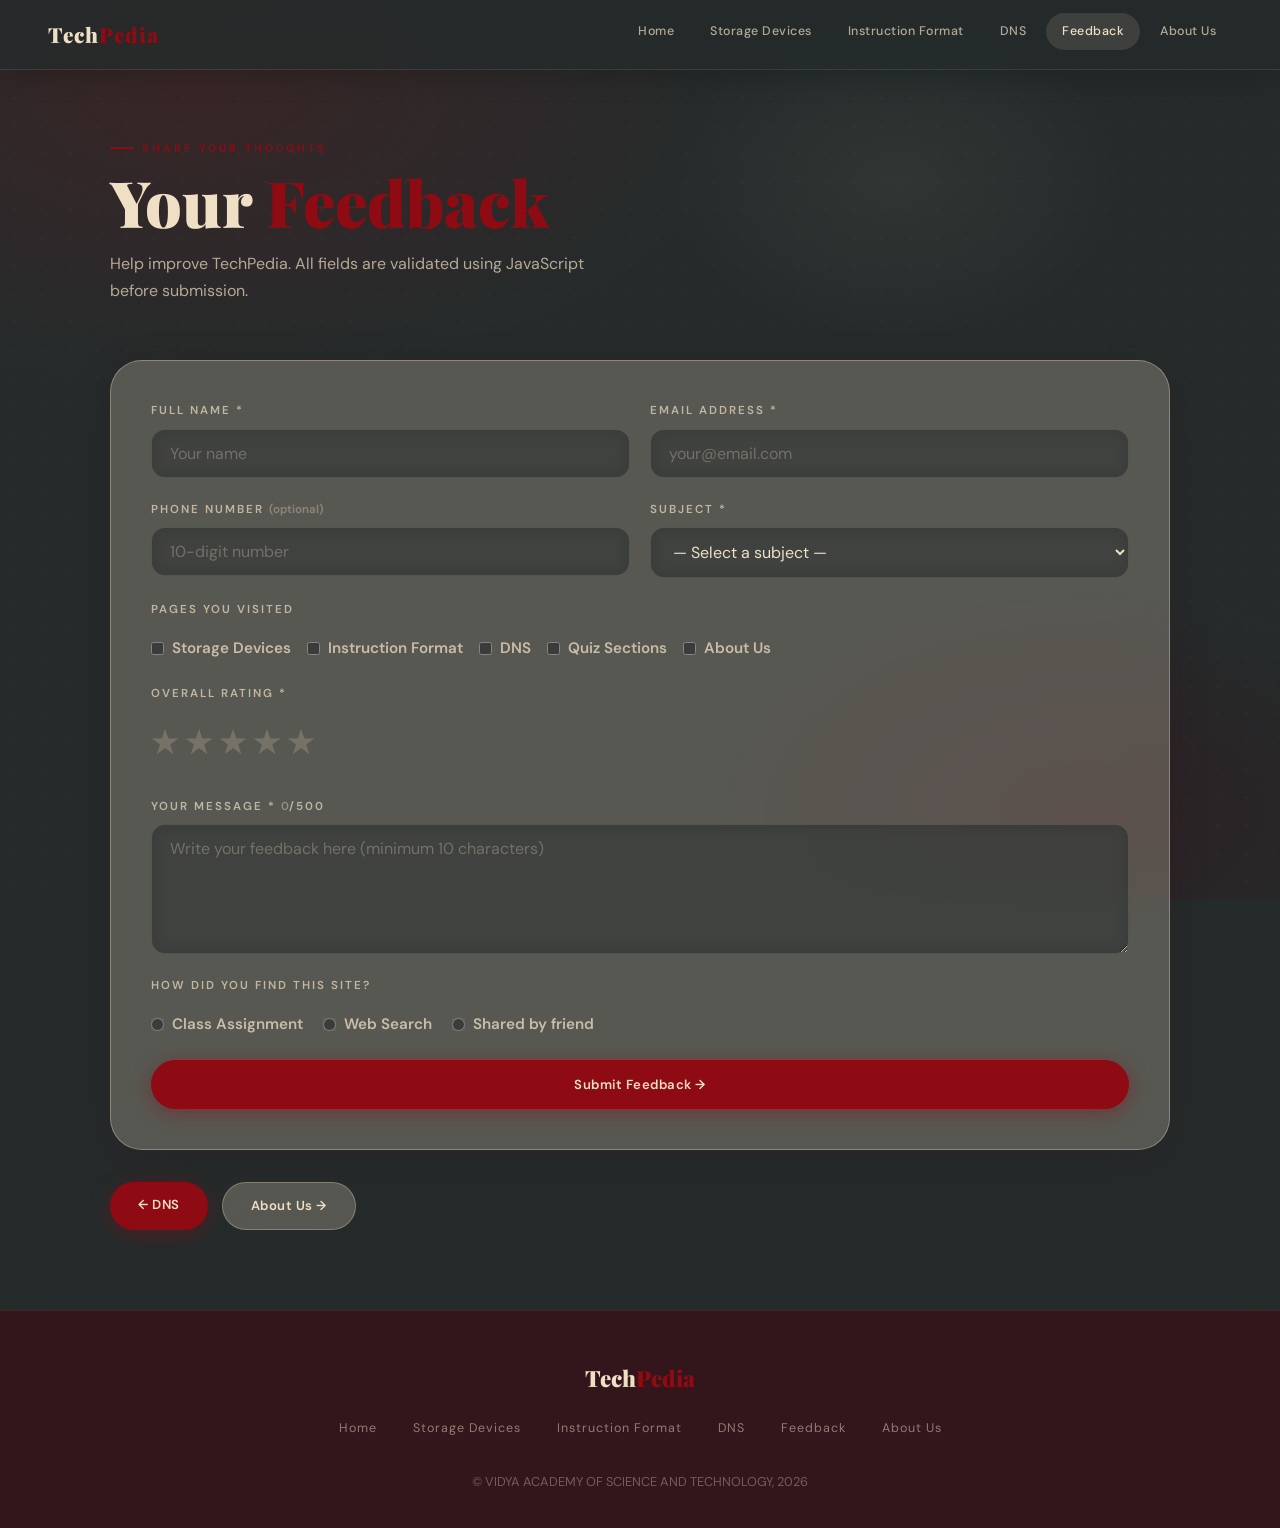
<file: feedback.html>
<!DOCTYPE html>
<html lang="en">
<head>
  <meta name="color-scheme" content="dark">
  <meta charset="UTF-8"/>
  <meta name="viewport" content="width=device-width, initial-scale=1.0"/>
  <title>Feedback | TechPedia</title>
  <link rel="stylesheet" href="style.css"/>
</head>
<body>

  <nav class="navbar">
    <a href="index.html" class="nav-logo">Tech<span>Pedia</span></a>
    <ul class="nav-menu">
      <li><a href="index.html">Home</a></li>
      <li><a href="storage.html">Storage Devices</a></li>
      <li><a href="instruction.html">Instruction Format</a></li>
      <li><a href="dns.html">DNS</a></li>
      <li><a href="feedback.html">Feedback</a></li>
      <li><a href="about.html">About Us</a></li>
    </ul>
    <button class="nav-hamburger" id="hamburger" aria-label="Menu">
      <span></span><span></span><span></span>
    </button>
  </nav>
  <nav class="nav-mobile-menu" id="mobileMenu">
    <a href="index.html">Home</a>
    <a href="storage.html">Storage Devices</a>
    <a href="instruction.html">Instruction Format</a>
    <a href="dns.html">DNS</a>
    <a href="feedback.html">Feedback</a>
    <a href="about.html">About Us</a>
  </nav>

  <div class="page-wrapper">

    <div class="page-hero">
      <div class="section-tag">Share Your Thoughts</div>
      <h1>Your <span class="accent">Feedback</span></h1>
      <p style="max-width:520px; margin-top:12px; color:rgba(239,223,197,0.7);">Help improve TechPedia. All fields are validated using JavaScript before submission.</p>
    </div>

    <div class="content-area">

      <div id="fbAlert" class="alert"></div>

      <div class="form-wrap reveal">
        <form id="feedbackForm" onsubmit="validateFeedback(event)" novalidate>

          <div class="form-row" style="margin-bottom:0;">
            <div class="form-group">
              <label for="fbName">Full Name *</label>
              <input type="text" id="fbName" placeholder="Your name" autocomplete="name"/>
              <span class="error-msg" id="fbNameErr"></span>
            </div>
            <div class="form-group">
              <label for="fbEmail">Email Address *</label>
              <input type="email" id="fbEmail" placeholder="your@email.com" autocomplete="email"/>
              <span class="error-msg" id="fbEmailErr"></span>
            </div>
          </div>

          <div class="form-row" style="margin-bottom:0;">
            <div class="form-group">
              <label for="fbPhone">Phone Number <span style="opacity:0.5; text-transform:none; letter-spacing:0;">(optional)</span></label>
              <input type="tel" id="fbPhone" placeholder="10-digit number"/>
              <span class="error-msg" id="fbPhoneErr"></span>
            </div>
            <div class="form-group">
              <label for="fbSubject">Subject *</label>
              <select id="fbSubject">
                <option value="">— Select a subject —</option>
                <option>Content Quality</option>
                <option>Website Design</option>
                <option>Quiz Feedback</option>
                <option>Suggestion</option>
                <option>Other</option>
              </select>
              <span class="error-msg" id="fbSubjectErr"></span>
            </div>
          </div>

          <div class="form-group">
            <label>Pages you visited</label>
            <div style="display:flex; flex-wrap:wrap; gap:16px; margin-top:8px;">
              <label style="display:flex; align-items:center; gap:8px; color:rgba(239,223,197,0.75); font-size:0.95rem; cursor:pointer; text-transform:none; letter-spacing:0;">
                <input type="checkbox" name="visited" value="storage" style="accent-color:var(--crimson); width:auto;"/> Storage Devices
              </label>
              <label style="display:flex; align-items:center; gap:8px; color:rgba(239,223,197,0.75); font-size:0.95rem; cursor:pointer; text-transform:none; letter-spacing:0;">
                <input type="checkbox" name="visited" value="instruction" style="accent-color:var(--crimson); width:auto;"/> Instruction Format
              </label>
              <label style="display:flex; align-items:center; gap:8px; color:rgba(239,223,197,0.75); font-size:0.95rem; cursor:pointer; text-transform:none; letter-spacing:0;">
                <input type="checkbox" name="visited" value="dns" style="accent-color:var(--crimson); width:auto;"/> DNS
              </label>
              <label style="display:flex; align-items:center; gap:8px; color:rgba(239,223,197,0.75); font-size:0.95rem; cursor:pointer; text-transform:none; letter-spacing:0;">
                <input type="checkbox" name="visited" value="quiz" style="accent-color:var(--crimson); width:auto;"/> Quiz Sections
              </label>
              <label style="display:flex; align-items:center; gap:8px; color:rgba(239,223,197,0.75); font-size:0.95rem; cursor:pointer; text-transform:none; letter-spacing:0;">
                <input type="checkbox" name="visited" value="quiz" style="accent-color:var(--crimson); width:auto;"/> About Us
              </label>
            </div>
          </div>

          <!-- Overall Rating — stars 1 to 5, left to right -->
          <div class="form-group">
            <label>Overall Rating *</label>
            <div class="star-rating" id="starRating">
              <input type="radio" name="rating" id="s1" value="1"/><label for="s1" data-value="1">★</label>
              <input type="radio" name="rating" id="s2" value="2"/><label for="s2" data-value="2">★</label>
              <input type="radio" name="rating" id="s3" value="3"/><label for="s3" data-value="3">★</label>
              <input type="radio" name="rating" id="s4" value="4"/><label for="s4" data-value="4">★</label>
              <input type="radio" name="rating" id="s5" value="5"/><label for="s5" data-value="5">★</label>
            </div>
            <span class="error-msg" id="ratingErr"></span>
          </div>

          <div class="form-group">
            <label for="fbMessage">Your Message * <span id="charCount" style="color:rgba(239,223,197,0.4); text-transform:none; letter-spacing:0;">0</span>/500</label>
            <textarea id="fbMessage" placeholder="Write your feedback here (minimum 10 characters)"
              oninput="updateCharCount(this)"></textarea>
            <span class="error-msg" id="fbMessageErr"></span>
          </div>

          <div class="form-group">
            <label>How did you find this site?</label>
            <div style="display:flex; flex-wrap:wrap; gap:20px; margin-top:8px;">
              <label style="display:flex; align-items:center; gap:8px; color:rgba(239,223,197,0.75); font-size:0.95rem; cursor:pointer; text-transform:none; letter-spacing:0;">
                <input type="radio" name="source" value="class" style="accent-color:var(--crimson); width:auto;"/> Class Assignment
              </label>
              <label style="display:flex; align-items:center; gap:8px; color:rgba(239,223,197,0.75); font-size:0.95rem; cursor:pointer; text-transform:none; letter-spacing:0;">
                <input type="radio" name="source" value="search" style="accent-color:var(--crimson); width:auto;"/> Web Search
              </label>
              <label style="display:flex; align-items:center; gap:8px; color:rgba(239,223,197,0.75); font-size:0.95rem; cursor:pointer; text-transform:none; letter-spacing:0;">
                <input type="radio" name="source" value="friend" style="accent-color:var(--crimson); width:auto;"/> Shared by friend
              </label>
            </div>
          </div>

          <button type="submit" class="btn btn-primary btn-full" style="margin-top:8px; padding:16px;">
            Submit Feedback →
          </button>

        </form>
      </div>

      <div style="display:flex; gap:14px; margin-top:32px; flex-wrap:wrap;" class="reveal">
        <a href="dns.html" class="btn btn-primary">← DNS</a>
        <a href="about.html" class="btn btn-outline">About Us →</a>
      </div>

    </div>

    <footer>
      <a href="index.html" class="foot-logo">Tech<span>Pedia</span></a>
      <ul class="foot-links">
        <li><a href="index.html">Home</a></li>
        <li><a href="storage.html">Storage Devices</a></li>
        <li><a href="instruction.html">Instruction Format</a></li>
        <li><a href="dns.html">DNS</a></li>
      <li><a href="feedback.html">Feedback</a></li>
      <li><a href="about.html">About Us</a></li>
      </ul>
      <p>© VIDYA ACADEMY OF SCIENCE AND TECHNOLOGY, <span id="year"></span></p>
    </footer>
  </div>

  <script src="script.js"></script>
  <script>
    // Star rating: hover 1→n highlights, click selects
    var starLabels = document.querySelectorAll('#starRating label');

    starLabels.forEach(function(label, index) {
      label.addEventListener('mouseover', function() {
        starLabels.forEach(function(l, i) {
          l.classList.toggle('hovered', i <= index);
        });
      });
      label.addEventListener('mouseout', function() {
        starLabels.forEach(function(l) { l.classList.remove('hovered'); });
        applySelected();
      });
      label.addEventListener('click', function() {
        setTimeout(applySelected, 0);
      });
    });

    function applySelected() {
      var checked = document.querySelector('#starRating input:checked');
      if (!checked) { starLabels.forEach(function(l){ l.classList.remove('selected'); }); return; }
      var val = parseInt(checked.value);
      starLabels.forEach(function(l, i) {
        l.classList.toggle('selected', i < val);
      });
    }
  </script>
</body>
</html>
</file>
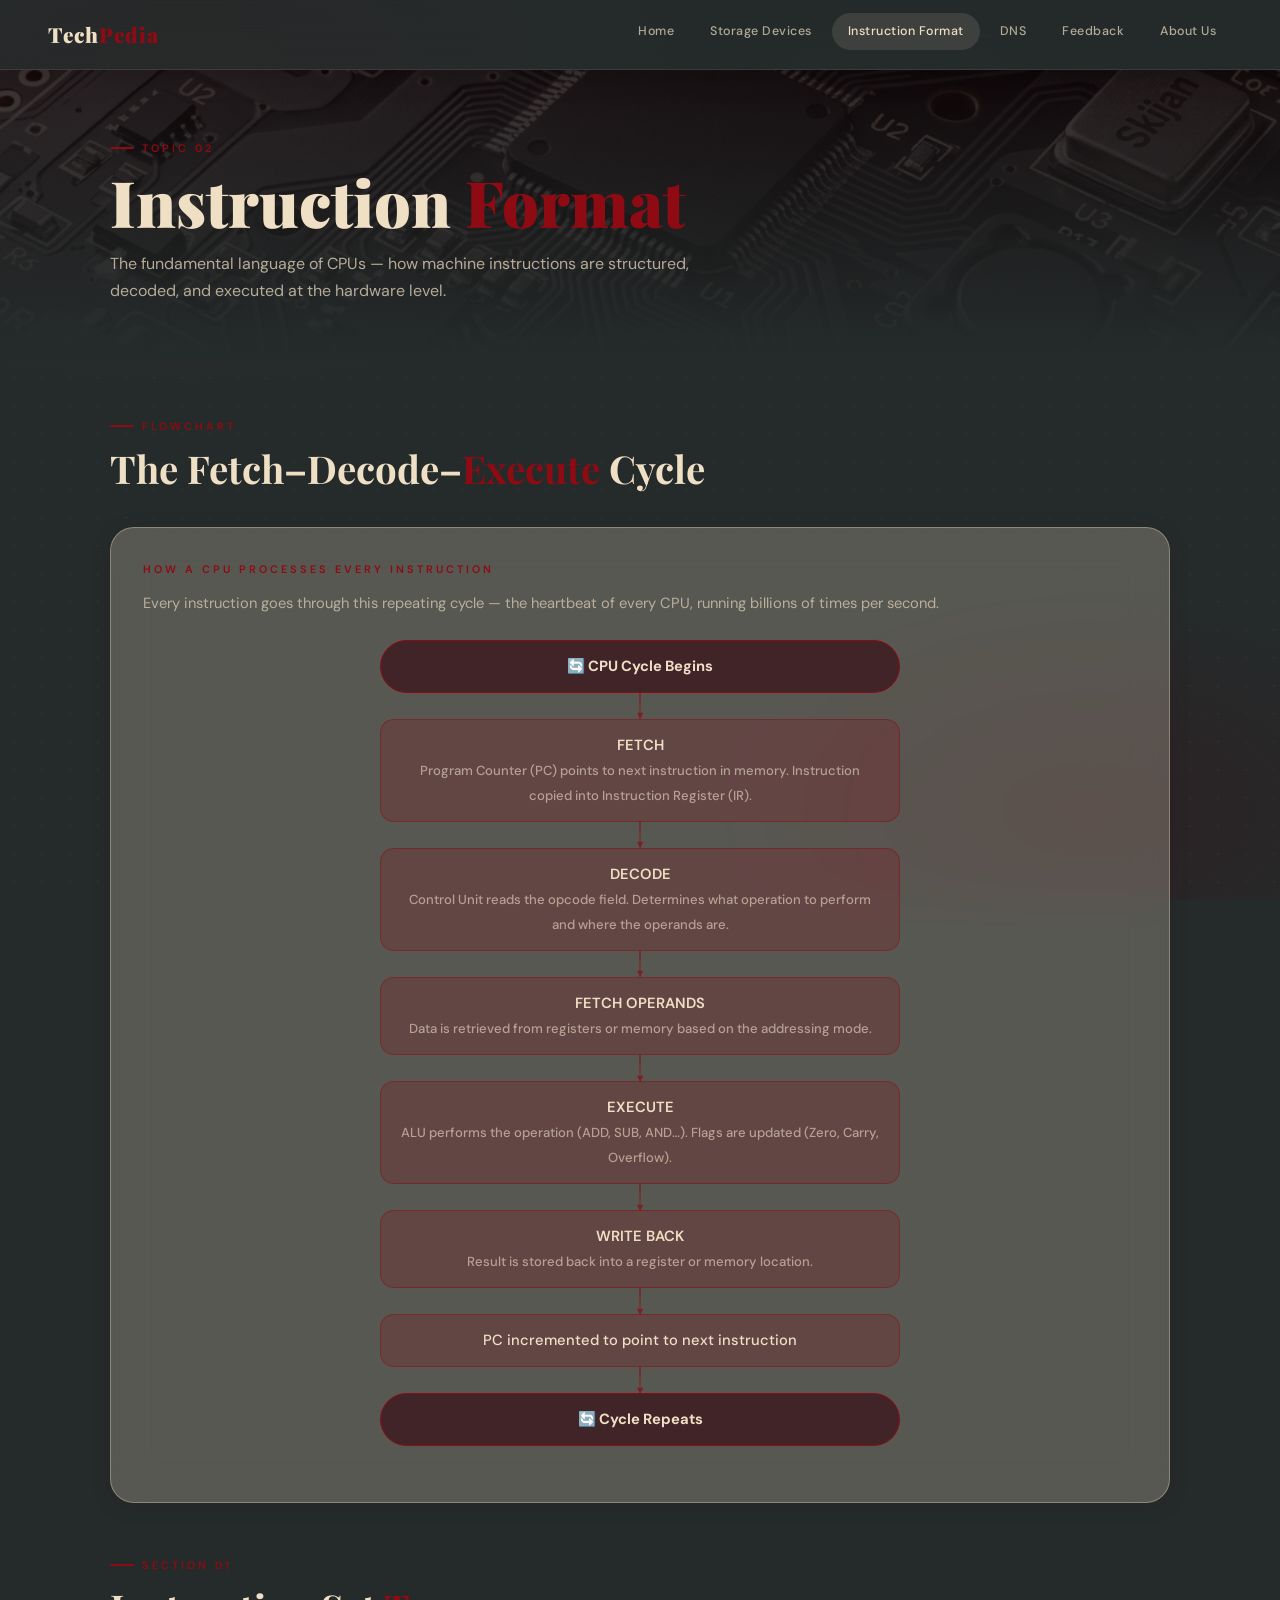
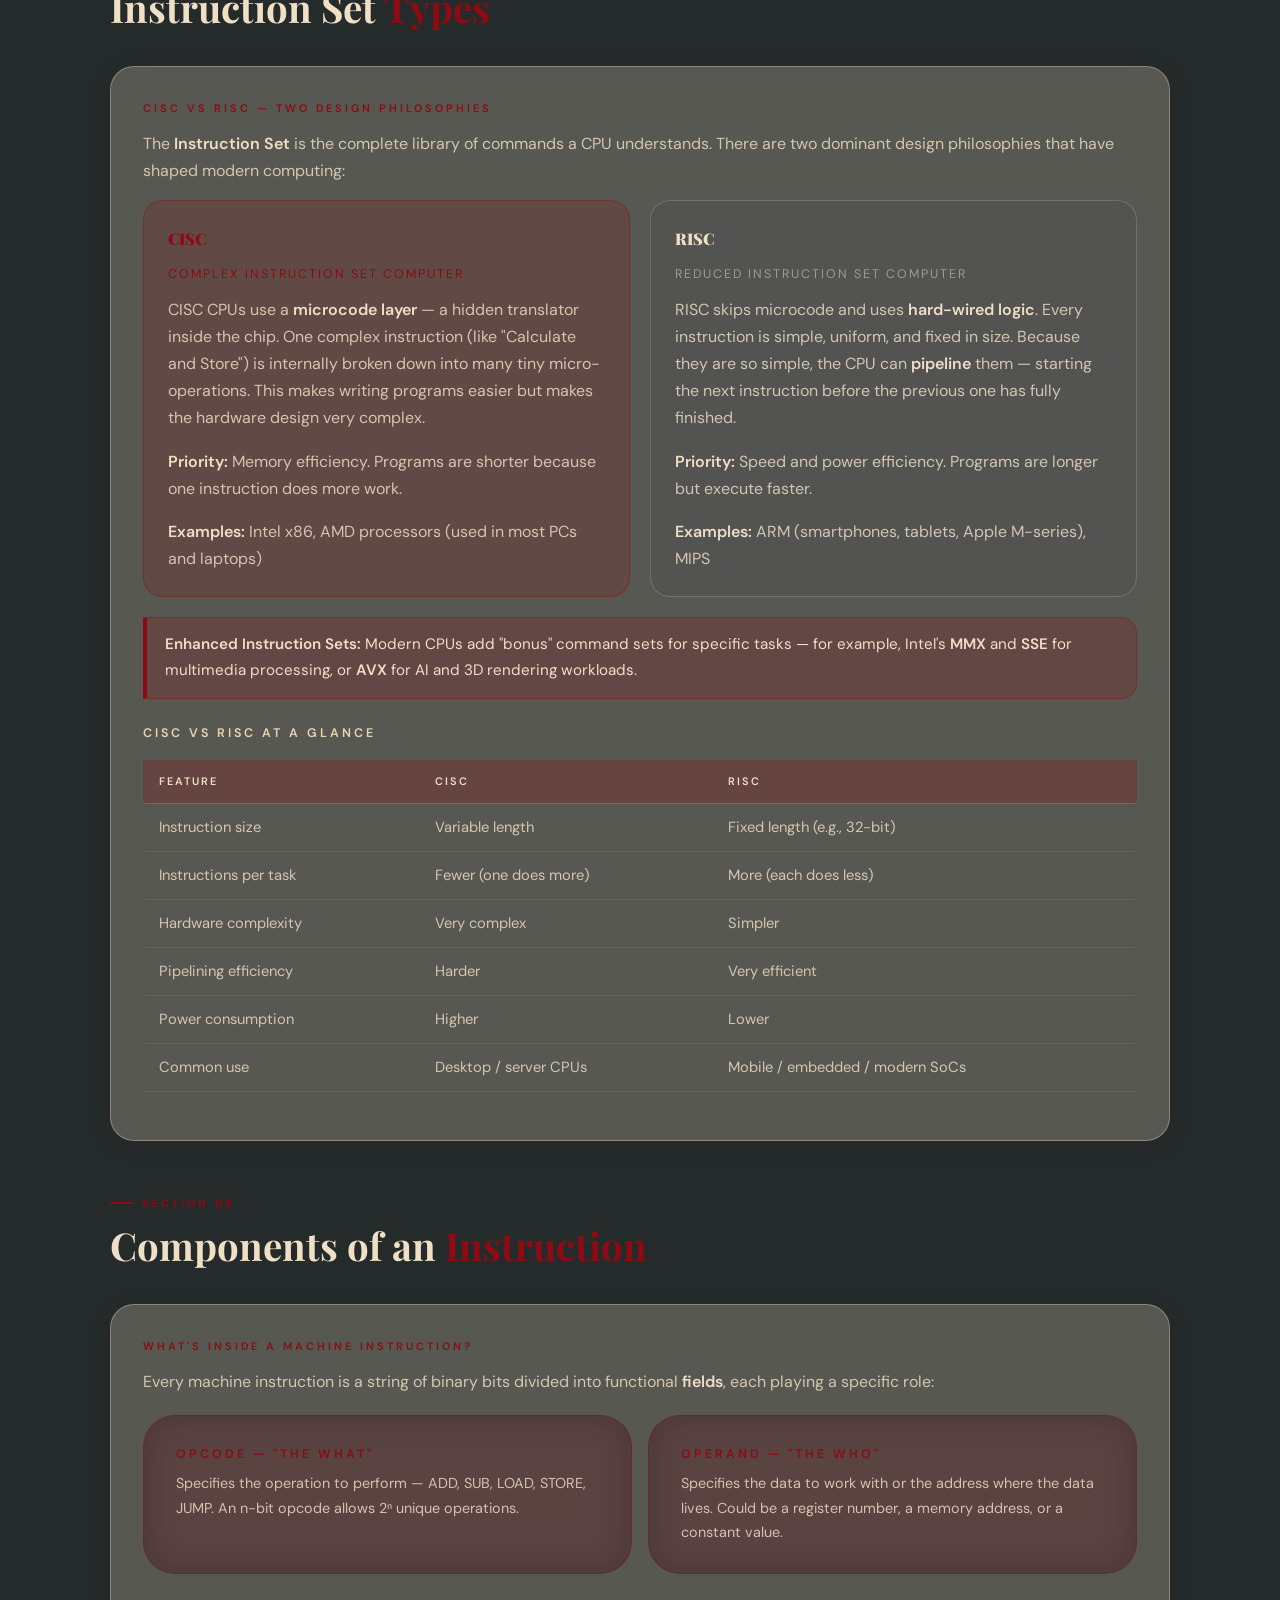
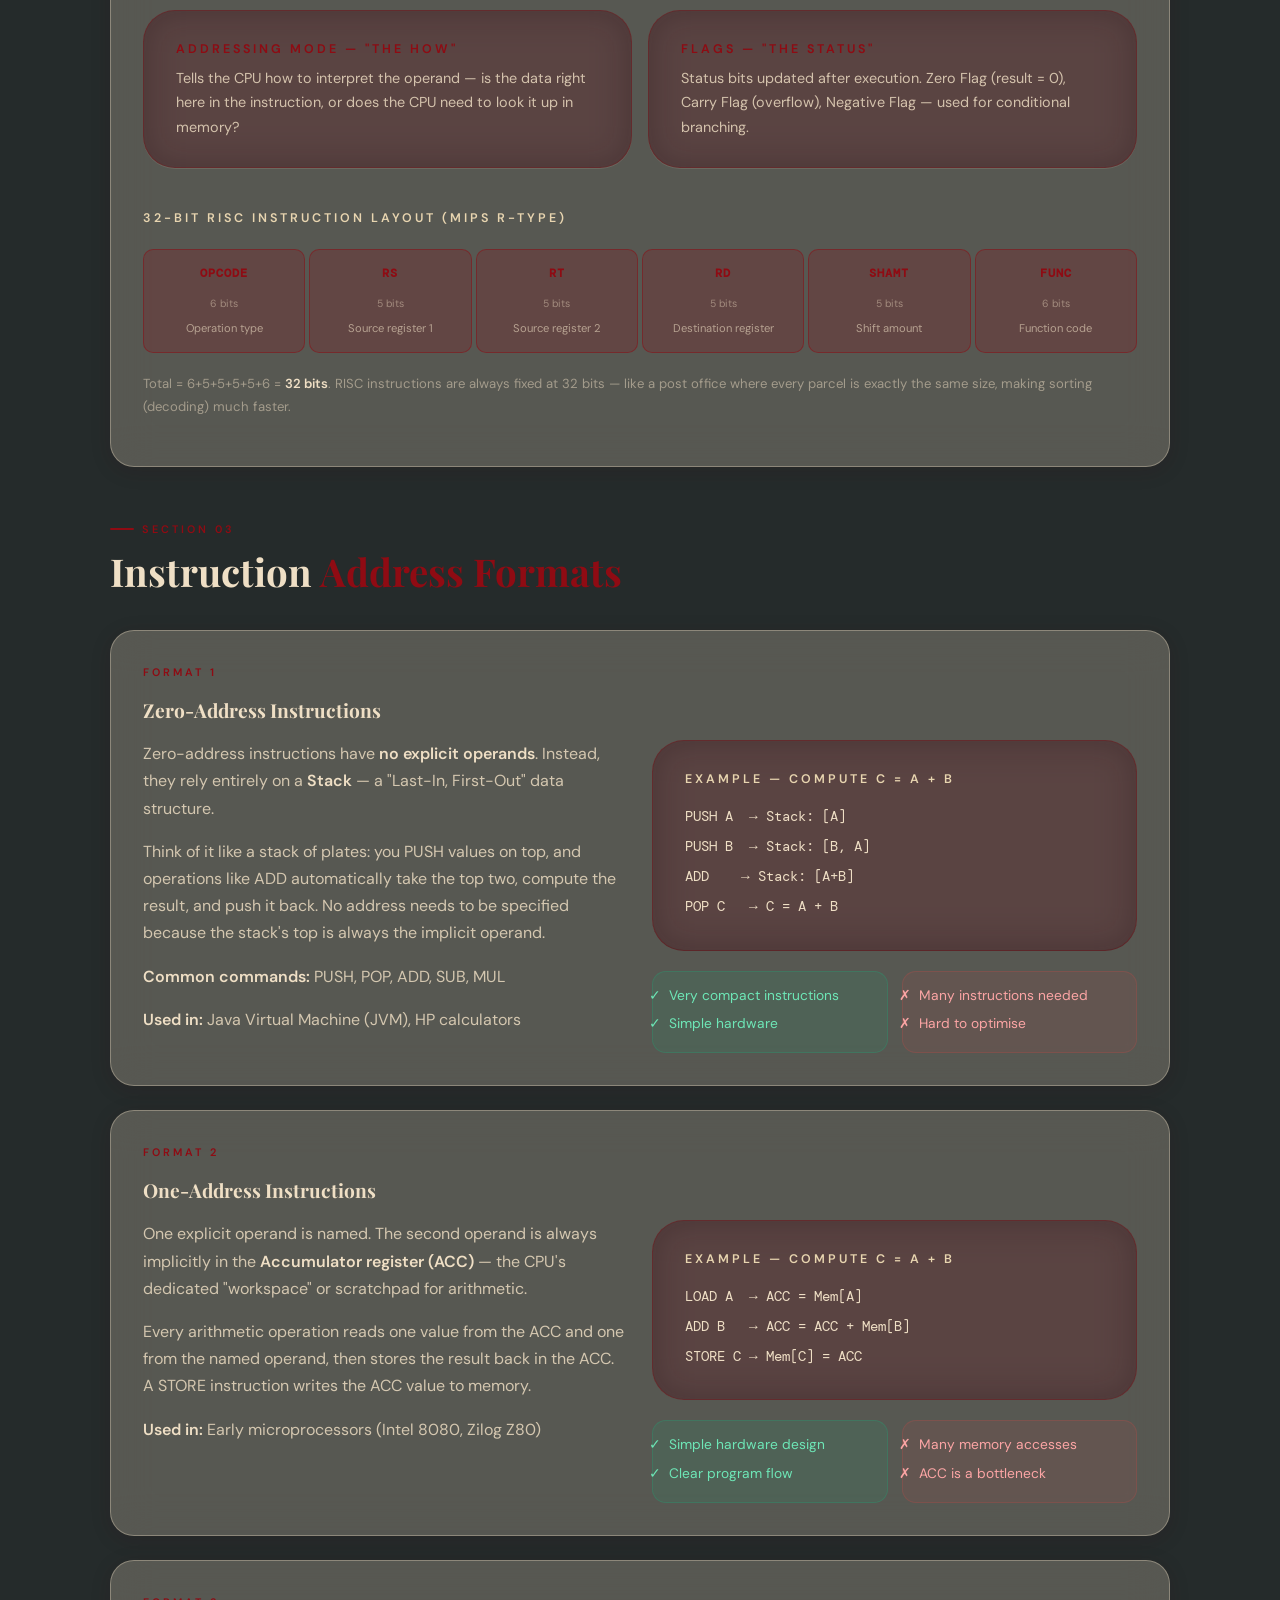
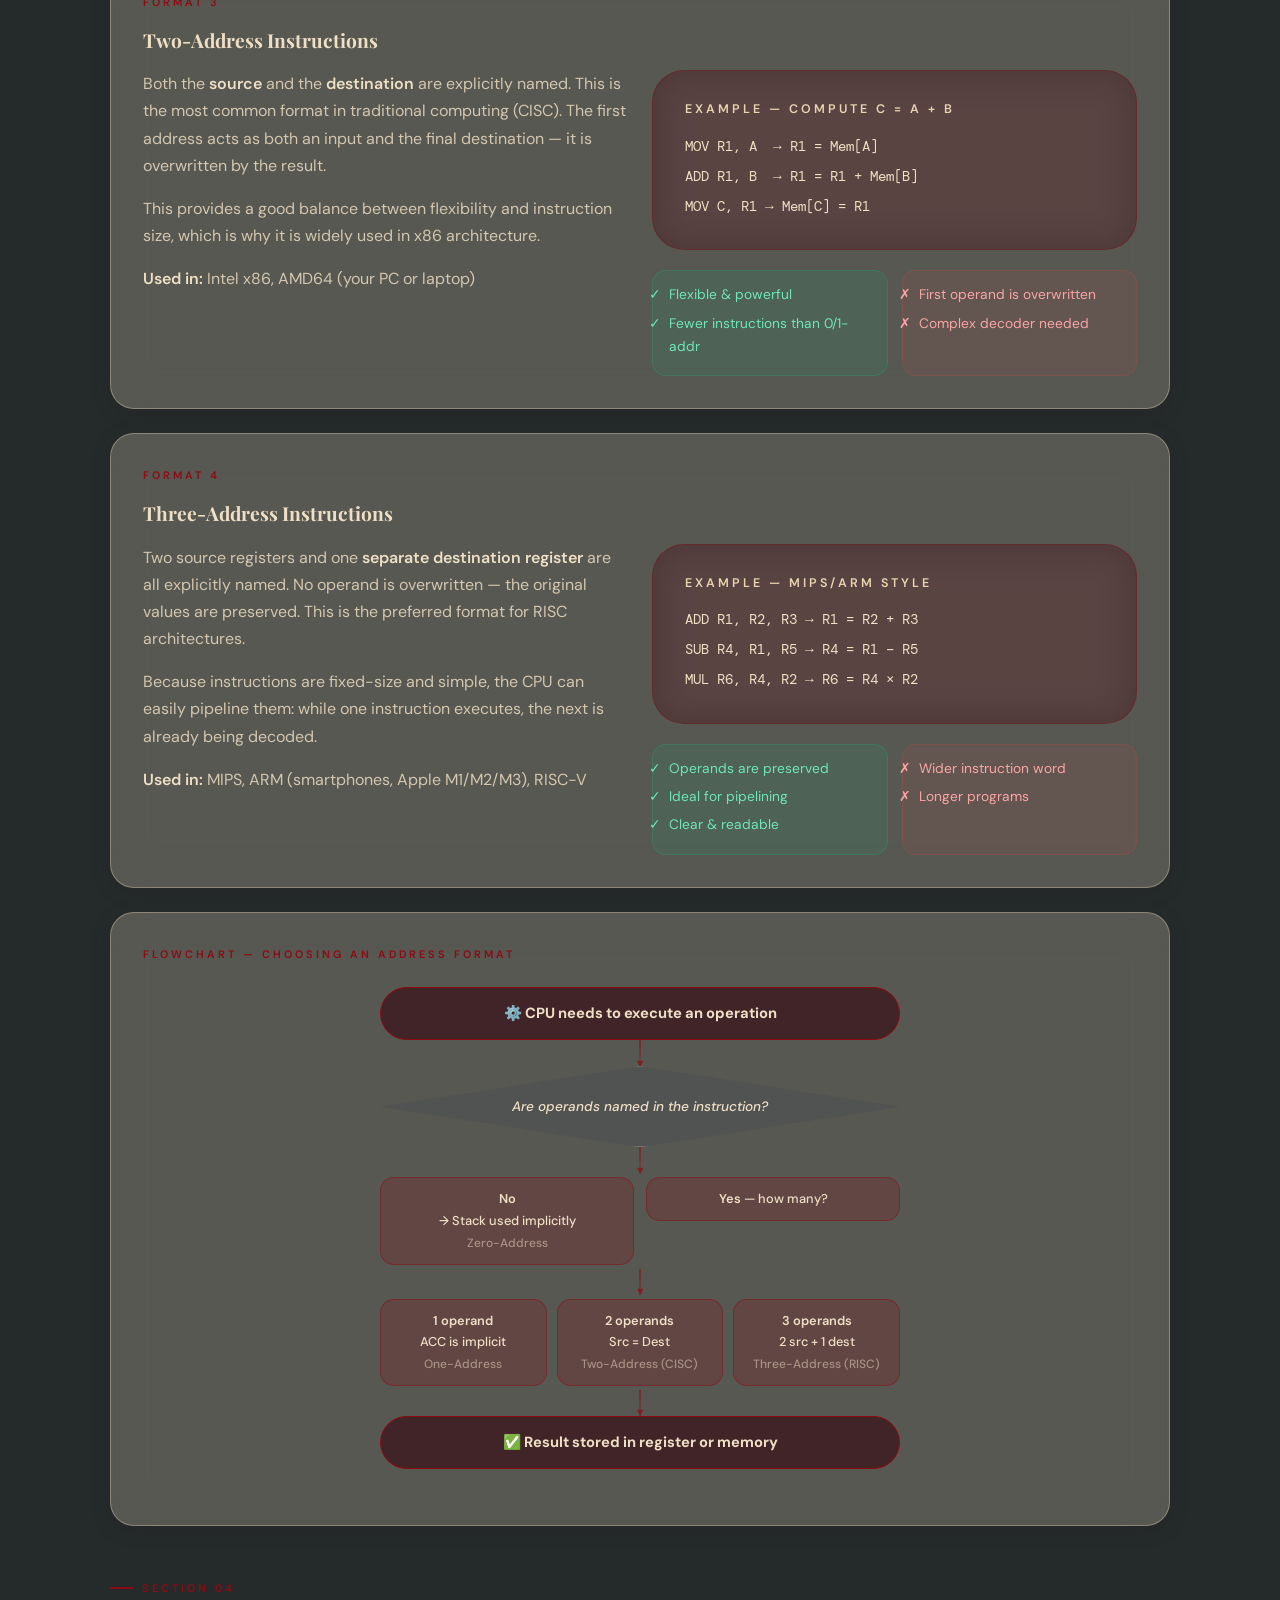
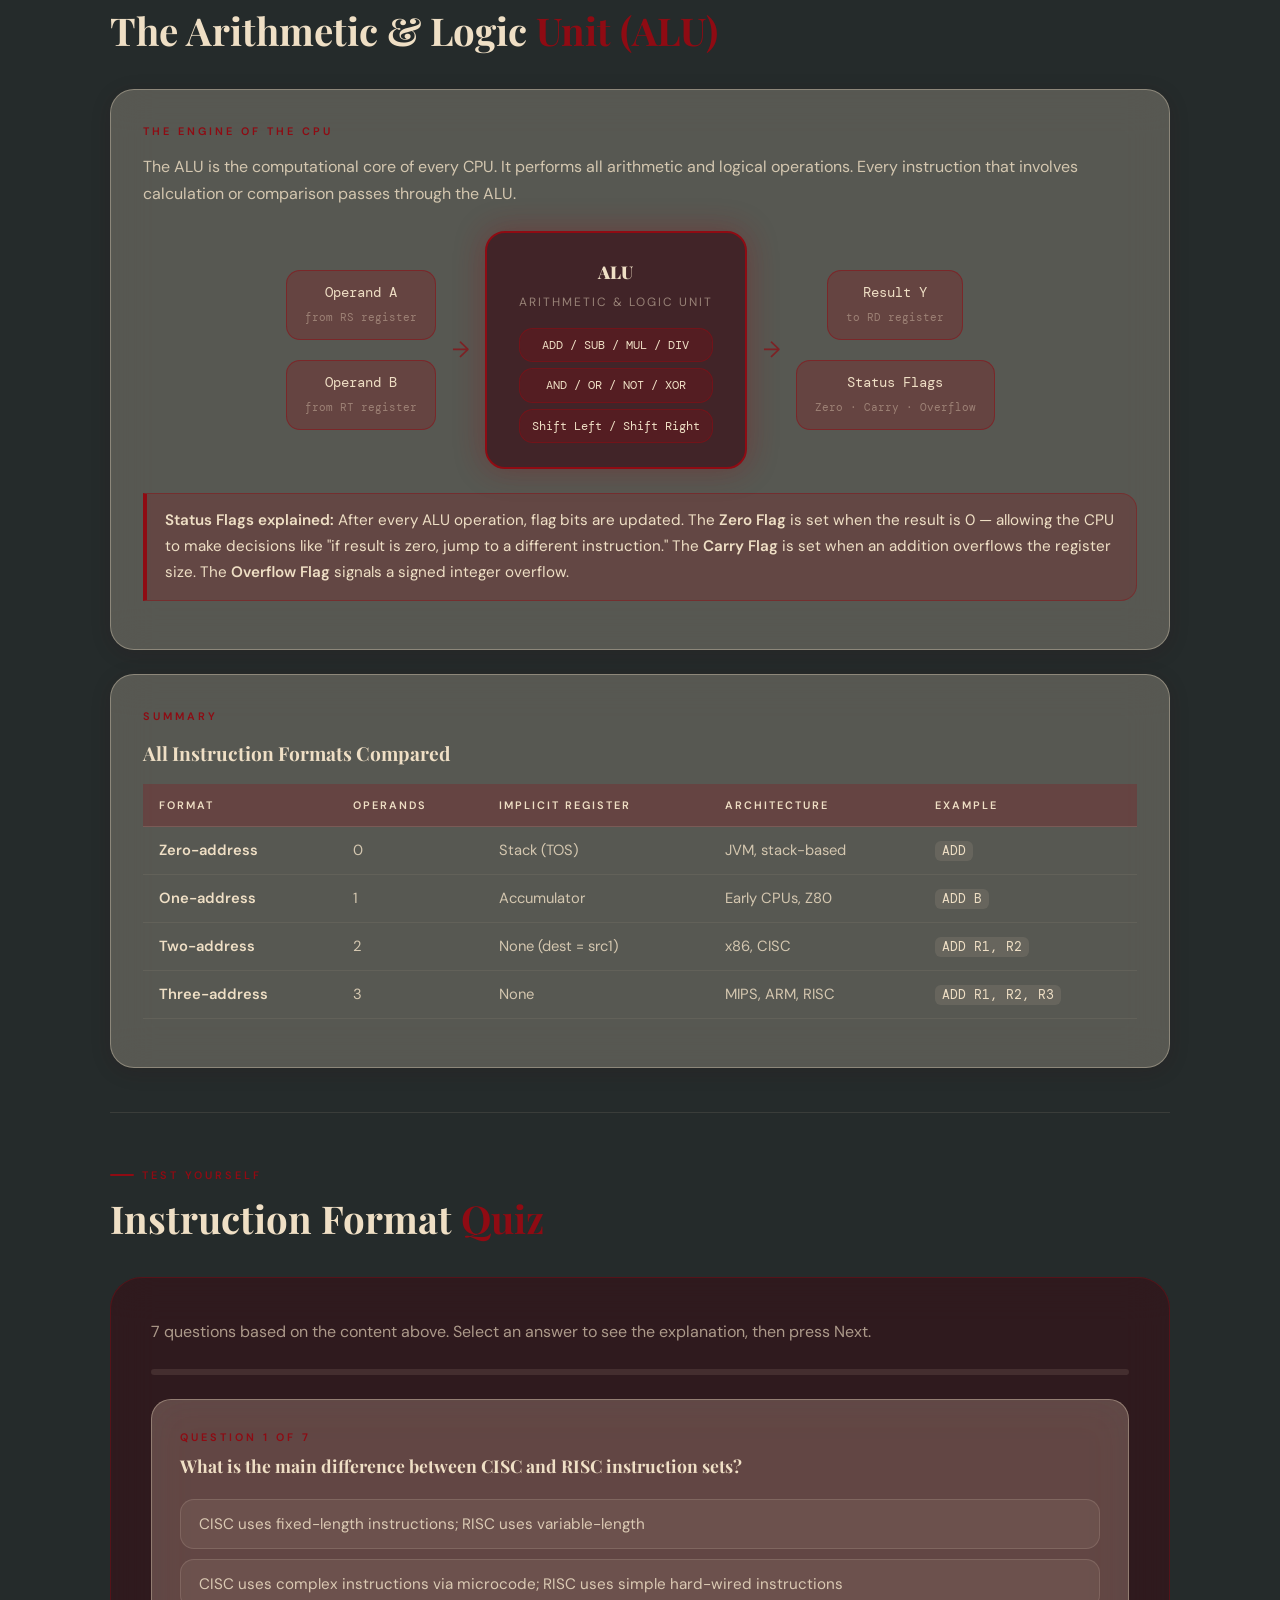
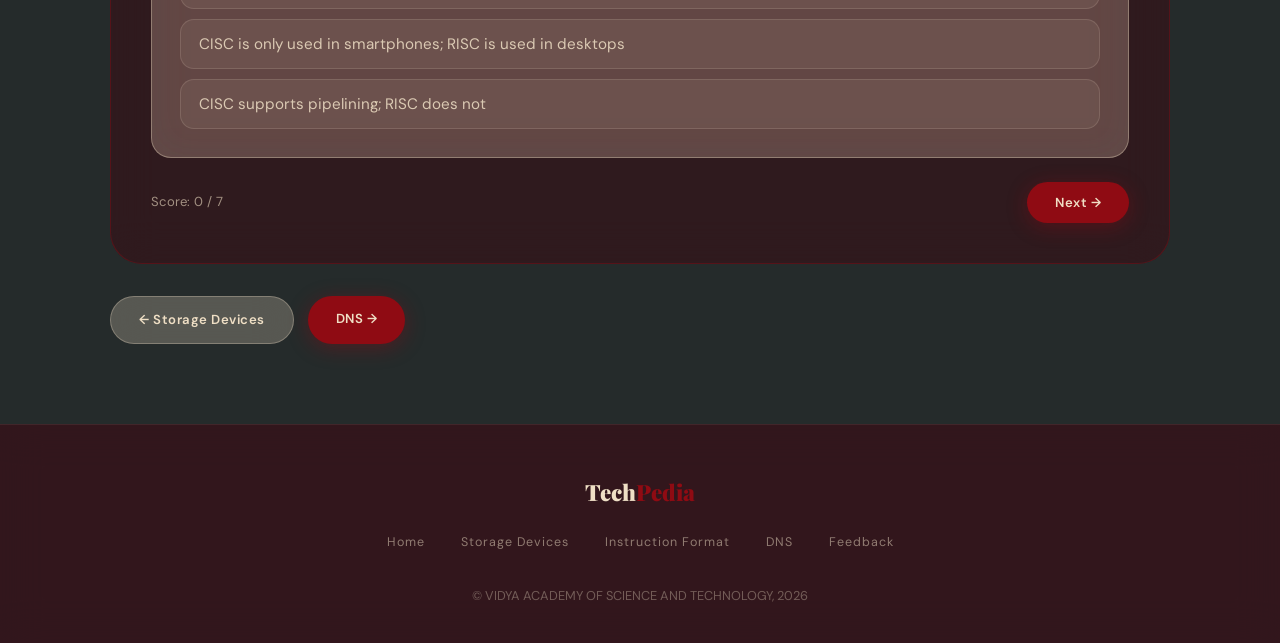
<file: instruction.html>
<!DOCTYPE html>
<html lang="en">
<head>
  <meta name="color-scheme" content="dark">
  <meta charset="UTF-8"/>
  <meta name="viewport" content="width=device-width, initial-scale=1.0"/>
  <title>Instruction Format | TechPedia</title>
  <link rel="stylesheet" href="style.css"/>
  <style>
    /* ── Hero ── */
    .page-hero-wrap {
      position: relative; overflow: hidden;
      background: var(--burgundy); min-height: 280px;
      display: flex; align-items: flex-end;
    }
    .hero-banner {
      position: absolute; inset: 0;
      width: 100%; height: 100%; object-fit: cover;
      filter: brightness(0.25) saturate(0.5); z-index: 0;
    }
    .page-hero-wrap::after {
      content: ''; position: absolute; inset: 0; z-index: 1;
      background: linear-gradient(to bottom, rgba(56,15,23,0.2) 0%, rgba(37,43,43,1) 100%);
    }
    .page-hero-wrap .page-hero { position: relative; z-index: 2; width: 100%; }

    /* ── CISC vs RISC compare ── */
    .arch-grid { display: grid; grid-template-columns: 1fr 1fr; gap: 20px; margin-top: 16px; }
    .arch-card {
      border-radius: 20px; padding: 24px;
      border: 1.5px solid;
    }
    .arch-card.cisc { background: rgba(143,11,19,0.18); border-color: rgba(143,11,19,0.4); }
    .arch-card.risc { background: rgba(76,79,84,0.35);  border-color: rgba(239,223,197,0.2); }
    .arch-card-title {
      font-family: var(--font-display); font-size: 1rem;
      font-weight: 900; margin-bottom: 12px;
    }
    .arch-card.cisc .arch-card-title { color: var(--crimson); }
    .arch-card.risc .arch-card-title { color: var(--cream); }

    /* ── Instruction format diagram ── */
    .instr-diagram {
      display: flex; gap: 4px; flex-wrap: wrap;
      margin: 20px 0;
    }
    .instr-field {
      flex: 1; min-width: 70px;
      background: rgba(143,11,19,0.22);
      border: 1px solid rgba(143,11,19,0.45);
      border-radius: 10px; padding: 14px 10px;
      text-align: center; transition: background 0.3s;
    }
    .instr-field:hover { background: rgba(143,11,19,0.38); }
    .instr-field-name {
      font-size: 0.72rem; font-weight: 700;
      color: var(--crimson); letter-spacing: 1px;
      display: block; margin-bottom: 4px;
      font-family: var(--font-mono);
    }
    .instr-field-bits { font-size: 0.65rem; color: rgba(239,223,197,0.45); }
    .instr-field-desc { font-size: 0.7rem; color: rgba(239,223,197,0.6); margin-top: 4px; display: block; }

    /* ── Flowchart ── */
    .flowchart {
      display: flex; flex-direction: column;
      align-items: center; gap: 0;
      margin: 24px auto; max-width: 520px;
    }
    .flow-node {
      width: 100%;
      background: rgba(143,11,19,0.22);
      border: 1.5px solid rgba(143,11,19,0.45);
      border-radius: 14px; padding: 13px 20px;
      text-align: center;
      font-family: var(--font-body); font-size: 0.92rem;
      color: var(--cream); font-weight: 500;
      transition: background 0.3s;
    }
    .flow-node:hover { background: rgba(143,11,19,0.38); }
    .flow-node.start, .flow-node.end {
      background: rgba(56,15,23,0.7);
      border-color: var(--crimson);
      border-radius: 999px;
      font-weight: 700;
    }
    .flow-node.decision {
      background: rgba(76,79,84,0.5);
      border-color: rgba(239,223,197,0.25);
      font-style: italic;
      clip-path: polygon(50% 0%, 100% 50%, 50% 100%, 0% 50%);
      padding: 28px 24px;
      font-size: 0.85rem;
    }
    .flow-arrow {
      width: 2px; height: 26px;
      background: linear-gradient(to bottom, rgba(143,11,19,0.6), rgba(143,11,19,0.2));
      position: relative;
      display: flex; align-items: flex-end; justify-content: center;
    }
    .flow-arrow::after {
      content: '▼'; position: absolute; bottom: -6px;
      color: rgba(143,11,19,0.7); font-size: 0.68rem;
    }

    /* ── Pro/Con ── */
    .pro-con { display: grid; grid-template-columns: 1fr 1fr; gap: 14px; margin-top: 14px; }
    .pro-list, .con-list { border-radius: 14px; padding: 12px 16px; }
    .pro-list { background: rgba(16,185,129,0.1); border: 1px solid rgba(16,185,129,0.22); }
    .con-list { background: rgba(239,68,68,0.08); border: 1px solid rgba(239,68,68,0.18); }
    .pro-list li, .con-list li { font-size: 0.86rem; margin-bottom: 5px; }
    .pro-list li { color: #6ee7b7; } .pro-list li::marker { content: "✓  "; }
    .con-list li { color: #fca5a5; } .con-list li::marker { content: "✗  "; }

    /* ── ALU diagram ── */
    .alu-diagram {
      display: flex; align-items: center; justify-content: center;
      gap: 16px; flex-wrap: wrap; margin: 24px 0;
    }
    .alu-input {
      display: flex; flex-direction: column; align-items: center; gap: 8px;
    }
    .alu-box {
      background: rgba(143,11,19,0.25);
      border: 1.5px solid rgba(143,11,19,0.5);
      border-radius: 14px; padding: 10px 18px;
      font-family: var(--font-mono); font-size: 0.88rem;
      color: var(--cream); text-align: center; min-width: 90px;
    }
    .alu-main {
      background: rgba(56,15,23,0.7);
      border: 2px solid var(--crimson);
      border-radius: 20px; padding: 24px 32px;
      text-align: center;
      box-shadow: 0 0 30px rgba(143,11,19,0.35);
    }
    .alu-main-title { font-family: var(--font-display); font-size: 1.1rem; font-weight: 900; color: var(--cream); display: block; }
    .alu-main-sub   { font-size: 0.75rem; color: rgba(239,223,197,0.5); letter-spacing: 2px; text-transform: uppercase; }
    .alu-arrow { font-size: 1.4rem; color: rgba(143,11,19,0.7); }

    @media (max-width: 768px) {
      .arch-grid { grid-template-columns: 1fr; }
      .pro-con   { grid-template-columns: 1fr; }
      .flow-node.decision { clip-path: none; padding: 14px 20px; }
      .alu-diagram { flex-direction: column; }
    }
  </style>
</head>
<body>

  <nav class="navbar">
    <a href="index.html" class="nav-logo">Tech<span>Pedia</span></a>
    <ul class="nav-menu">
      <li><a href="index.html">Home</a></li>
      <li><a href="storage.html">Storage Devices</a></li>
      <li><a href="instruction.html">Instruction Format</a></li>
      <li><a href="dns.html">DNS</a></li>
      <li><a href="feedback.html">Feedback</a></li>
      <li><a href="about.html">About Us</a></li> 
    </ul>
    <button class="nav-hamburger" id="hamburger" aria-label="Menu">
      <span></span><span></span><span></span>
    </button>
  </nav>
  <nav class="nav-mobile-menu" id="mobileMenu">
    <a href="index.html">Home</a>
    <a href="storage.html">Storage Devices</a>
    <a href="instruction.html">Instruction Format</a>
    <a href="dns.html">DNS</a>
    <a href="dns.html">DNS</a>
    <a href="feedback.html">Feedback</a>
    <li><a href="about.html">About Us</a></li>
  </nav>

  <div class="page-wrapper">

    <!-- HERO -->
    <div class="page-hero-wrap">
      <img class="hero-banner" src="images/circuit.jpg.png" alt="CPU circuit board"/>
      <div class="page-hero">
        <div class="section-tag">Topic 02</div>
        <h1>Instruction <span class="accent">Format</span></h1>
        <p style="max-width:580px; margin-top:12px; color:rgba(239,223,197,0.72);">
          The fundamental language of CPUs — how machine instructions are structured, decoded, and executed at the hardware level.
        </p>
      </div>
    </div>

    <div class="content-area">

      <!-- ═══════════════════════════════════
           FETCH–DECODE–EXECUTE FLOWCHART
           ═══════════════════════════════════ -->
      <div class="section-header reveal" style="margin-top:48px;">
        <div class="section-tag">Flowchart</div>
        <h2>The Fetch–Decode–<span class="accent">Execute</span> Cycle</h2>
      </div>

      <div class="card reveal">
        <span class="card-label">How a CPU processes every instruction</span>
        <p style="color:rgba(239,223,197,0.65); font-size:0.92rem; margin-bottom:4px;">
          Every instruction goes through this repeating cycle — the heartbeat of every CPU, running billions of times per second.
        </p>

        <div class="flowchart">
          <div class="flow-node start">🔄 CPU Cycle Begins</div>
          <div class="flow-arrow"></div>

          <div class="flow-node">
            <strong>FETCH</strong><br/>
            <span style="font-size:0.82rem; color:rgba(239,223,197,0.6);">Program Counter (PC) points to next instruction in memory. Instruction copied into Instruction Register (IR).</span>
          </div>
          <div class="flow-arrow"></div>

          <div class="flow-node">
            <strong>DECODE</strong><br/>
            <span style="font-size:0.82rem; color:rgba(239,223,197,0.6);">Control Unit reads the opcode field. Determines what operation to perform and where the operands are.</span>
          </div>
          <div class="flow-arrow"></div>

          <div class="flow-node">
            <strong>FETCH OPERANDS</strong><br/>
            <span style="font-size:0.82rem; color:rgba(239,223,197,0.6);">Data is retrieved from registers or memory based on the addressing mode.</span>
          </div>
          <div class="flow-arrow"></div>

          <div class="flow-node">
            <strong>EXECUTE</strong><br/>
            <span style="font-size:0.82rem; color:rgba(239,223,197,0.6);">ALU performs the operation (ADD, SUB, AND…). Flags are updated (Zero, Carry, Overflow).</span>
          </div>
          <div class="flow-arrow"></div>

          <div class="flow-node">
            <strong>WRITE BACK</strong><br/>
            <span style="font-size:0.82rem; color:rgba(239,223,197,0.6);">Result is stored back into a register or memory location.</span>
          </div>
          <div class="flow-arrow"></div>

          <div class="flow-node">PC incremented to point to next instruction</div>
          <div class="flow-arrow"></div>
          <div class="flow-node start">🔄 Cycle Repeats</div>
        </div>
      </div>

      <!-- ═══════════════════════════════════
           INSTRUCTION SET TYPES
           ═══════════════════════════════════ -->
      <div class="section-header reveal" style="margin-top:44px;">
        <div class="section-tag">Section 01</div>
        <h2>Instruction Set <span class="accent">Types</span></h2>
      </div>

      <div class="card reveal">
        <span class="card-label">CISC vs RISC — Two Design Philosophies</span>
        <p>
          The <strong>Instruction Set</strong> is the complete library of commands a CPU understands. There are two dominant design philosophies that have shaped modern computing:
        </p>

        <div class="arch-grid">
          <div class="arch-card cisc">
            <div class="arch-card-title">CISC</div>
            <p style="font-size:0.78rem; color:var(--crimson); letter-spacing:2px; text-transform:uppercase; margin-bottom:10px;">Complex Instruction Set Computer</p>
            <p>CISC CPUs use a <strong>microcode layer</strong> — a hidden translator inside the chip. One complex instruction (like "Calculate and Store") is internally broken down into many tiny micro-operations. This makes writing programs easier but makes the hardware design very complex.</p>
            <p><strong>Priority:</strong> Memory efficiency. Programs are shorter because one instruction does more work.</p>
            <p style="margin-bottom:0;"><strong>Examples:</strong> Intel x86, AMD processors (used in most PCs and laptops)</p>
          </div>
          <div class="arch-card risc">
            <div class="arch-card-title">RISC</div>
            <p style="font-size:0.78rem; color:rgba(239,223,197,0.5); letter-spacing:2px; text-transform:uppercase; margin-bottom:10px;">Reduced Instruction Set Computer</p>
            <p>RISC skips microcode and uses <strong>hard-wired logic</strong>. Every instruction is simple, uniform, and fixed in size. Because they are so simple, the CPU can <strong>pipeline</strong> them — starting the next instruction before the previous one has fully finished.</p>
            <p><strong>Priority:</strong> Speed and power efficiency. Programs are longer but execute faster.</p>
            <p style="margin-bottom:0;"><strong>Examples:</strong> ARM (smartphones, tablets, Apple M-series), MIPS</p>
          </div>
        </div>

        <div class="info-box" style="margin-top:20px;">
          <strong>Enhanced Instruction Sets:</strong> Modern CPUs add "bonus" command sets for specific tasks — for example, Intel's <strong>MMX</strong> and <strong>SSE</strong> for multimedia processing, or <strong>AVX</strong> for AI and 3D rendering workloads.
        </div>

        <h4 style="color:var(--cream-mid); margin: 24px 0 12px;">CISC vs RISC at a Glance</h4>
        <table class="data-table">
          <thead><tr><th>Feature</th><th>CISC</th><th>RISC</th></tr></thead>
          <tbody>
            <tr><td>Instruction size</td><td>Variable length</td><td>Fixed length (e.g., 32-bit)</td></tr>
            <tr><td>Instructions per task</td><td>Fewer (one does more)</td><td>More (each does less)</td></tr>
            <tr><td>Hardware complexity</td><td>Very complex</td><td>Simpler</td></tr>
            <tr><td>Pipelining efficiency</td><td>Harder</td><td>Very efficient</td></tr>
            <tr><td>Power consumption</td><td>Higher</td><td>Lower</td></tr>
            <tr><td>Common use</td><td>Desktop / server CPUs</td><td>Mobile / embedded / modern SoCs</td></tr>
          </tbody>
        </table>
      </div>

      <!-- ═══════════════════════════════════
           COMPONENTS OF AN INSTRUCTION
           ═══════════════════════════════════ -->
      <div class="section-header reveal" style="margin-top:44px;">
        <div class="section-tag">Section 02</div>
        <h2>Components of an <span class="accent">Instruction</span></h2>
      </div>

      <div class="card reveal">
        <span class="card-label">What's inside a machine instruction?</span>
        <p>Every machine instruction is a string of binary bits divided into functional <strong>fields</strong>, each playing a specific role:</p>

        <div class="grid-2" style="gap:16px; margin:20px 0;">
          <div class="blob-card">
            <h4 style="color:var(--crimson); margin-bottom:6px;">Opcode — "The What"</h4>
            <p style="margin-bottom:0; font-size:0.9rem;">Specifies the operation to perform — ADD, SUB, LOAD, STORE, JUMP. An n-bit opcode allows 2ⁿ unique operations.</p>
          </div>
          <div class="blob-card">
            <h4 style="color:var(--crimson); margin-bottom:6px;">Operand — "The Who"</h4>
            <p style="margin-bottom:0; font-size:0.9rem;">Specifies the data to work with or the address where the data lives. Could be a register number, a memory address, or a constant value.</p>
          </div>
          <div class="blob-card">
            <h4 style="color:var(--crimson); margin-bottom:6px;">Addressing Mode — "The How"</h4>
            <p style="margin-bottom:0; font-size:0.9rem;">Tells the CPU how to interpret the operand — is the data right here in the instruction, or does the CPU need to look it up in memory?</p>
          </div>
          <div class="blob-card">
            <h4 style="color:var(--crimson); margin-bottom:6px;">Flags — "The Status"</h4>
            <p style="margin-bottom:0; font-size:0.9rem;">Status bits updated after execution. Zero Flag (result = 0), Carry Flag (overflow), Negative Flag — used for conditional branching.</p>
          </div>
        </div>

        <!-- 32-bit RISC instruction layout -->
        <h4 style="color:var(--cream-mid); margin: 20px 0 12px;">32-Bit RISC Instruction Layout (MIPS R-Type)</h4>
        <div class="instr-diagram">
          <div class="instr-field">
            <span class="instr-field-name">OPCODE</span>
            <span class="instr-field-bits">6 bits</span>
            <span class="instr-field-desc">Operation type</span>
          </div>
          <div class="instr-field">
            <span class="instr-field-name">RS</span>
            <span class="instr-field-bits">5 bits</span>
            <span class="instr-field-desc">Source register 1</span>
          </div>
          <div class="instr-field">
            <span class="instr-field-name">RT</span>
            <span class="instr-field-bits">5 bits</span>
            <span class="instr-field-desc">Source register 2</span>
          </div>
          <div class="instr-field">
            <span class="instr-field-name">RD</span>
            <span class="instr-field-bits">5 bits</span>
            <span class="instr-field-desc">Destination register</span>
          </div>
          <div class="instr-field">
            <span class="instr-field-name">SHAMT</span>
            <span class="instr-field-bits">5 bits</span>
            <span class="instr-field-desc">Shift amount</span>
          </div>
          <div class="instr-field">
            <span class="instr-field-name">FUNC</span>
            <span class="instr-field-bits">6 bits</span>
            <span class="instr-field-desc">Function code</span>
          </div>
        </div>
        <p style="font-size:0.82rem; color:rgba(239,223,197,0.5); margin-top:8px;">
          Total = 6+5+5+5+5+6 = <strong style="color:var(--cream);">32 bits</strong>. RISC instructions are always fixed at 32 bits — like a post office where every parcel is exactly the same size, making sorting (decoding) much faster.
        </p>
      </div>

      <!-- ═══════════════════════════════════
           ADDRESS FORMATS
           ═══════════════════════════════════ -->
      <div class="section-header reveal" style="margin-top:44px;">
        <div class="section-tag">Section 03</div>
        <h2>Instruction <span class="accent">Address Formats</span></h2>
      </div>

      <!-- Zero Address -->
      <div class="card reveal">
        <span class="card-label">Format 1</span>
        <h3>Zero-Address Instructions</h3>
        <div class="grid-2" style="gap:24px; align-items:start; margin-top:14px;">
          <div>
            <p>Zero-address instructions have <strong>no explicit operands</strong>. Instead, they rely entirely on a <strong>Stack</strong> — a "Last-In, First-Out" data structure.</p>
            <p>Think of it like a stack of plates: you PUSH values on top, and operations like ADD automatically take the top two, compute the result, and push it back. No address needs to be specified because the stack's top is always the implicit operand.</p>
            <p><strong>Common commands:</strong> PUSH, POP, ADD, SUB, MUL</p>
            <p><strong>Used in:</strong> Java Virtual Machine (JVM), HP calculators</p>
          </div>
          <div>
            <div class="blob-card">
              <h4 style="color:var(--cream-mid); margin-bottom:10px;">Example — compute C = A + B</h4>
              <code style="display:block; line-height:2.1; background:transparent; padding:0; font-size:0.9rem;">
                PUSH A &nbsp;→ Stack: [A]<br/>
                PUSH B &nbsp;→ Stack: [B, A]<br/>
                ADD &nbsp;&nbsp;&nbsp;→ Stack: [A+B]<br/>
                POP C &nbsp;&nbsp;→ C = A + B
              </code>
            </div>
            <div class="pro-con" style="margin-top:14px;">
              <ul class="pro-list"><li>Very compact instructions</li><li>Simple hardware</li></ul>
              <ul class="con-list"><li>Many instructions needed</li><li>Hard to optimise</li></ul>
            </div>
          </div>
        </div>
      </div>

      <!-- One Address -->
      <div class="card reveal">
        <span class="card-label">Format 2</span>
        <h3>One-Address Instructions</h3>
        <div class="grid-2" style="gap:24px; align-items:start; margin-top:14px;">
          <div>
            <p>One explicit operand is named. The second operand is always implicitly in the <strong>Accumulator register (ACC)</strong> — the CPU's dedicated "workspace" or scratchpad for arithmetic.</p>
            <p>Every arithmetic operation reads one value from the ACC and one from the named operand, then stores the result back in the ACC. A STORE instruction writes the ACC value to memory.</p>
            <p><strong>Used in:</strong> Early microprocessors (Intel 8080, Zilog Z80)</p>
          </div>
          <div>
            <div class="blob-card">
              <h4 style="color:var(--cream-mid); margin-bottom:10px;">Example — compute C = A + B</h4>
              <code style="display:block; line-height:2.1; background:transparent; padding:0; font-size:0.9rem;">
                LOAD A &nbsp;→ ACC = Mem[A]<br/>
                ADD B &nbsp;&nbsp;→ ACC = ACC + Mem[B]<br/>
                STORE C → Mem[C] = ACC
              </code>
            </div>
            <div class="pro-con" style="margin-top:14px;">
              <ul class="pro-list"><li>Simple hardware design</li><li>Clear program flow</li></ul>
              <ul class="con-list"><li>Many memory accesses</li><li>ACC is a bottleneck</li></ul>
            </div>
          </div>
        </div>
      </div>

      <!-- Two Address -->
      <div class="card reveal">
        <span class="card-label">Format 3</span>
        <h3>Two-Address Instructions</h3>
        <div class="grid-2" style="gap:24px; align-items:start; margin-top:14px;">
          <div>
            <p>Both the <strong>source</strong> and the <strong>destination</strong> are explicitly named. This is the most common format in traditional computing (CISC). The first address acts as both an input and the final destination — it is overwritten by the result.</p>
            <p>This provides a good balance between flexibility and instruction size, which is why it is widely used in x86 architecture.</p>
            <p><strong>Used in:</strong> Intel x86, AMD64 (your PC or laptop)</p>
          </div>
          <div>
            <div class="blob-card">
              <h4 style="color:var(--cream-mid); margin-bottom:10px;">Example — compute C = A + B</h4>
              <code style="display:block; line-height:2.1; background:transparent; padding:0; font-size:0.9rem;">
                MOV R1, A &nbsp;→ R1 = Mem[A]<br/>
                ADD R1, B &nbsp;→ R1 = R1 + Mem[B]<br/>
                MOV C, R1 → Mem[C] = R1
              </code>
            </div>
            <div class="pro-con" style="margin-top:14px;">
              <ul class="pro-list"><li>Flexible &amp; powerful</li><li>Fewer instructions than 0/1-addr</li></ul>
              <ul class="con-list"><li>First operand is overwritten</li><li>Complex decoder needed</li></ul>
            </div>
          </div>
        </div>
      </div>

      <!-- Three Address -->
      <div class="card reveal">
        <span class="card-label">Format 4</span>
        <h3>Three-Address Instructions</h3>
        <div class="grid-2" style="gap:24px; align-items:start; margin-top:14px;">
          <div>
            <p>Two source registers and one <strong>separate destination register</strong> are all explicitly named. No operand is overwritten — the original values are preserved. This is the preferred format for RISC architectures.</p>
            <p>Because instructions are fixed-size and simple, the CPU can easily pipeline them: while one instruction executes, the next is already being decoded.</p>
            <p><strong>Used in:</strong> MIPS, ARM (smartphones, Apple M1/M2/M3), RISC-V</p>
          </div>
          <div>
            <div class="blob-card">
              <h4 style="color:var(--cream-mid); margin-bottom:10px;">Example — MIPS/ARM style</h4>
              <code style="display:block; line-height:2.1; background:transparent; padding:0; font-size:0.9rem;">
                ADD R1, R2, R3 → R1 = R2 + R3<br/>
                SUB R4, R1, R5 → R4 = R1 − R5<br/>
                MUL R6, R4, R2 → R6 = R4 × R2
              </code>
            </div>
            <div class="pro-con" style="margin-top:14px;">
              <ul class="pro-list"><li>Operands are preserved</li><li>Ideal for pipelining</li><li>Clear &amp; readable</li></ul>
              <ul class="con-list"><li>Wider instruction word</li><li>Longer programs</li></ul>
            </div>
          </div>
        </div>
      </div>

      <!-- Address format flowchart -->
      <div class="card reveal">
        <span class="card-label">Flowchart — Choosing an Address Format</span>
        <div class="flowchart">
          <div class="flow-node start">⚙️ CPU needs to execute an operation</div>
          <div class="flow-arrow"></div>
          <div class="flow-node decision">Are operands named in the instruction?</div>
          <div class="flow-arrow"></div>

          <div style="display:grid; grid-template-columns:1fr 1fr; gap:12px; width:100%; margin:4px 0;">
            <div style="display:flex; flex-direction:column; align-items:center; gap:6px;">
              <div class="flow-node" style="font-size:0.8rem; padding:10px; text-align:center;"><strong>No</strong><br/>→ Stack used implicitly<br/><span style="color:rgba(239,223,197,0.5); font-size:0.75rem;">Zero-Address</span></div>
            </div>
            <div style="display:flex; flex-direction:column; align-items:center; gap:6px;">
              <div class="flow-node" style="font-size:0.8rem; padding:10px; text-align:center;"><strong>Yes</strong> — how many?</div>
            </div>
          </div>

          <div class="flow-arrow"></div>
          <div style="display:grid; grid-template-columns:1fr 1fr 1fr; gap:10px; width:100%; margin:4px 0;">
            <div class="flow-node" style="font-size:0.8rem; padding:10px; text-align:center;"><strong>1 operand</strong><br/>ACC is implicit<br/><span style="color:rgba(239,223,197,0.5); font-size:0.75rem;">One-Address</span></div>
            <div class="flow-node" style="font-size:0.8rem; padding:10px; text-align:center;"><strong>2 operands</strong><br/>Src = Dest<br/><span style="color:rgba(239,223,197,0.5); font-size:0.75rem;">Two-Address (CISC)</span></div>
            <div class="flow-node" style="font-size:0.8rem; padding:10px; text-align:center;"><strong>3 operands</strong><br/>2 src + 1 dest<br/><span style="color:rgba(239,223,197,0.5); font-size:0.75rem;">Three-Address (RISC)</span></div>
          </div>

          <div class="flow-arrow"></div>
          <div class="flow-node start">✅ Result stored in register or memory</div>
        </div>
      </div>

      <!-- ═══════════════════════════════════
           ALU
           ═══════════════════════════════════ -->
      <div class="section-header reveal" style="margin-top:44px;">
        <div class="section-tag">Section 04</div>
        <h2>The Arithmetic &amp; Logic <span class="accent">Unit (ALU)</span></h2>
      </div>

      <div class="card reveal">
        <span class="card-label">The engine of the CPU</span>
        <p>
          The ALU is the computational core of every CPU. It performs all arithmetic and logical operations. Every instruction that involves calculation or comparison passes through the ALU.
        </p>

        <!-- ALU Diagram -->
        <div class="alu-diagram">
          <div class="alu-input">
            <div class="alu-box">Operand A<br/><span style="font-size:0.7rem; color:rgba(239,223,197,0.4);">from RS register</span></div>
            <div class="alu-box" style="margin-top:12px;">Operand B<br/><span style="font-size:0.7rem; color:rgba(239,223,197,0.4);">from RT register</span></div>
          </div>
          <div class="alu-arrow">→</div>
          <div class="alu-main">
            <span class="alu-main-title">ALU</span>
            <span class="alu-main-sub">Arithmetic &amp; Logic Unit</span>
            <div style="margin-top:14px; display:flex; flex-direction:column; gap:6px;">
              <div class="alu-box" style="font-size:0.75rem; padding:6px 12px;">ADD / SUB / MUL / DIV</div>
              <div class="alu-box" style="font-size:0.75rem; padding:6px 12px;">AND / OR / NOT / XOR</div>
              <div class="alu-box" style="font-size:0.75rem; padding:6px 12px;">Shift Left / Shift Right</div>
            </div>
          </div>
          <div class="alu-arrow">→</div>
          <div class="alu-input">
            <div class="alu-box">Result Y<br/><span style="font-size:0.7rem; color:rgba(239,223,197,0.4);">to RD register</span></div>
            <div class="alu-box" style="margin-top:12px;">Status Flags<br/><span style="font-size:0.7rem; color:rgba(239,223,197,0.4);">Zero · Carry · Overflow</span></div>
          </div>
        </div>

        <div class="info-box" style="margin-top:8px;">
          <strong>Status Flags explained:</strong> After every ALU operation, flag bits are updated.
          The <strong>Zero Flag</strong> is set when the result is 0 — allowing the CPU to make decisions like "if result is zero, jump to a different instruction."
          The <strong>Carry Flag</strong> is set when an addition overflows the register size.
          The <strong>Overflow Flag</strong> signals a signed integer overflow.
        </div>
      </div>

      <!-- Summary Table -->
      <div class="card reveal">
        <span class="card-label">Summary</span>
        <h3>All Instruction Formats Compared</h3>
        <table class="data-table" style="margin-top:14px;">
          <thead>
            <tr><th>Format</th><th>Operands</th><th>Implicit Register</th><th>Architecture</th><th>Example</th></tr>
          </thead>
          <tbody>
            <tr><td><strong>Zero-address</strong></td><td>0</td><td>Stack (TOS)</td><td>JVM, stack-based</td><td><code>ADD</code></td></tr>
            <tr><td><strong>One-address</strong></td><td>1</td><td>Accumulator</td><td>Early CPUs, Z80</td><td><code>ADD B</code></td></tr>
            <tr><td><strong>Two-address</strong></td><td>2</td><td>None (dest = src1)</td><td>x86, CISC</td><td><code>ADD R1, R2</code></td></tr>
            <tr><td><strong>Three-address</strong></td><td>3</td><td>None</td><td>MIPS, ARM, RISC</td><td><code>ADD R1, R2, R3</code></td></tr>
          </tbody>
        </table>
      </div>

      <hr class="divider"/>

      <!-- ═══════════════════════════════════
           QUIZ
           ═══════════════════════════════════ -->
      <div class="section-header reveal">
        <div class="section-tag">Test Yourself</div>
        <h2>Instruction Format <span class="accent">Quiz</span></h2>
      </div>

      <div class="quiz-section reveal">
        <p style="color:rgba(239,223,197,0.65); margin-bottom:24px;">
          7 questions based on the content above. Select an answer to see the explanation, then press Next.
        </p>
        <div id="instrQuiz"></div>
      </div>

      <div style="display:flex; gap:14px; margin-top:32px;" class="reveal">
        <a href="storage.html" class="btn btn-outline">← Storage Devices</a>
        <a href="dns.html" class="btn btn-primary">DNS →</a>
      </div>

    </div><!-- /content-area -->
    <footer>
      <a href="index.html" class="foot-logo">Tech<span>Pedia</span></a>
      <ul class="foot-links">
        <li><a href="index.html">Home</a></li>
        <li><a href="storage.html">Storage Devices</a></li>
        <li><a href="instruction.html">Instruction Format</a></li>
        <li><a href="dns.html">DNS</a></li>
      <li><a href="feedback.html">Feedback</a></li>
      </ul>
      <p>© VIDYA ACADEMY OF SCIENCE AND TECHNOLOGY, <span id="year"></span> </p>
    </footer>
  </div>

  <script src="script.js"></script>
  <script>
    initQuiz('instrQuiz', [
      {
        question: "What is the main difference between CISC and RISC instruction sets?",
        options: [
          "CISC uses fixed-length instructions; RISC uses variable-length",
          "CISC uses complex instructions via microcode; RISC uses simple hard-wired instructions",
          "CISC is only used in smartphones; RISC is used in desktops",
          "CISC supports pipelining; RISC does not"
        ],
        answer: 1,
        explanation: "CISC uses a microcode layer to execute complex variable-length instructions. RISC uses simple, uniform, fixed-length instructions that can be efficiently pipelined."
      },
      {
        question: "In the Fetch-Decode-Execute cycle, what happens during the FETCH stage?",
        options: [
          "The ALU performs the arithmetic operation",
          "The CPU identifies the operands",
          "The instruction is copied from memory into the Instruction Register",
          "The result is written back to a register"
        ],
        answer: 2,
        explanation: "During Fetch, the Program Counter (PC) points to the next instruction in memory and it is copied into the Instruction Register (IR) for decoding."
      },
      {
        question: "What does the OPCODE field in an instruction specify?",
        options: [
          "The memory address of the result",
          "The operation to be performed (e.g., ADD, SUB)",
          "The addressing mode",
          "The size of the instruction"
        ],
        answer: 1,
        explanation: "The opcode (operation code) tells the CPU WHAT to do — add, subtract, load, store, jump, etc. An n-bit opcode supports 2ⁿ unique operations."
      },
      {
        question: "In zero-address instructions, how are operands provided?",
        options: [
          "Directly embedded in the instruction",
          "From the Accumulator register",
          "Implicitly from the top of the stack",
          "From two named registers"
        ],
        answer: 2,
        explanation: "Zero-address instructions use a stack. Operands are implicitly at the Top of Stack (TOS) — no address needs to be specified in the instruction."
      },
      {
        question: "Which real-world architecture uses three-address instructions and is found in most modern smartphones?",
        options: ["Intel x86", "Zilog Z80", "ARM (RISC)", "Java Virtual Machine"],
        answer: 2,
        explanation: "ARM is a RISC architecture that uses three-address instructions (two source registers + one destination). It powers virtually all modern smartphones and Apple's M-series chips."
      },
      {
        question: "What is the purpose of the Zero Flag in the ALU's status register?",
        options: [
          "It indicates the CPU is idle",
          "It is set when the result of an operation is zero, enabling conditional jumps",
          "It signals that a register has been cleared",
          "It marks the end of a program"
        ],
        answer: 1,
        explanation: "The Zero Flag is set to 1 when the ALU result is 0. This allows the CPU to make conditional decisions — e.g., 'if result is zero, jump to a different instruction.'"
      },
      {
        question: "A 32-bit RISC instruction is divided into fixed-size fields. What is the size of the OPCODE field in a standard MIPS R-type instruction?",
        options: ["4 bits", "5 bits", "6 bits", "8 bits"],
        answer: 2,
        explanation: "In MIPS R-type format, the opcode is 6 bits wide, supporting up to 2⁶ = 64 distinct operations. The full 32-bit instruction is split as: 6+5+5+5+5+6."
      }
    ]);
  </script>
</body>
</html>
</file>
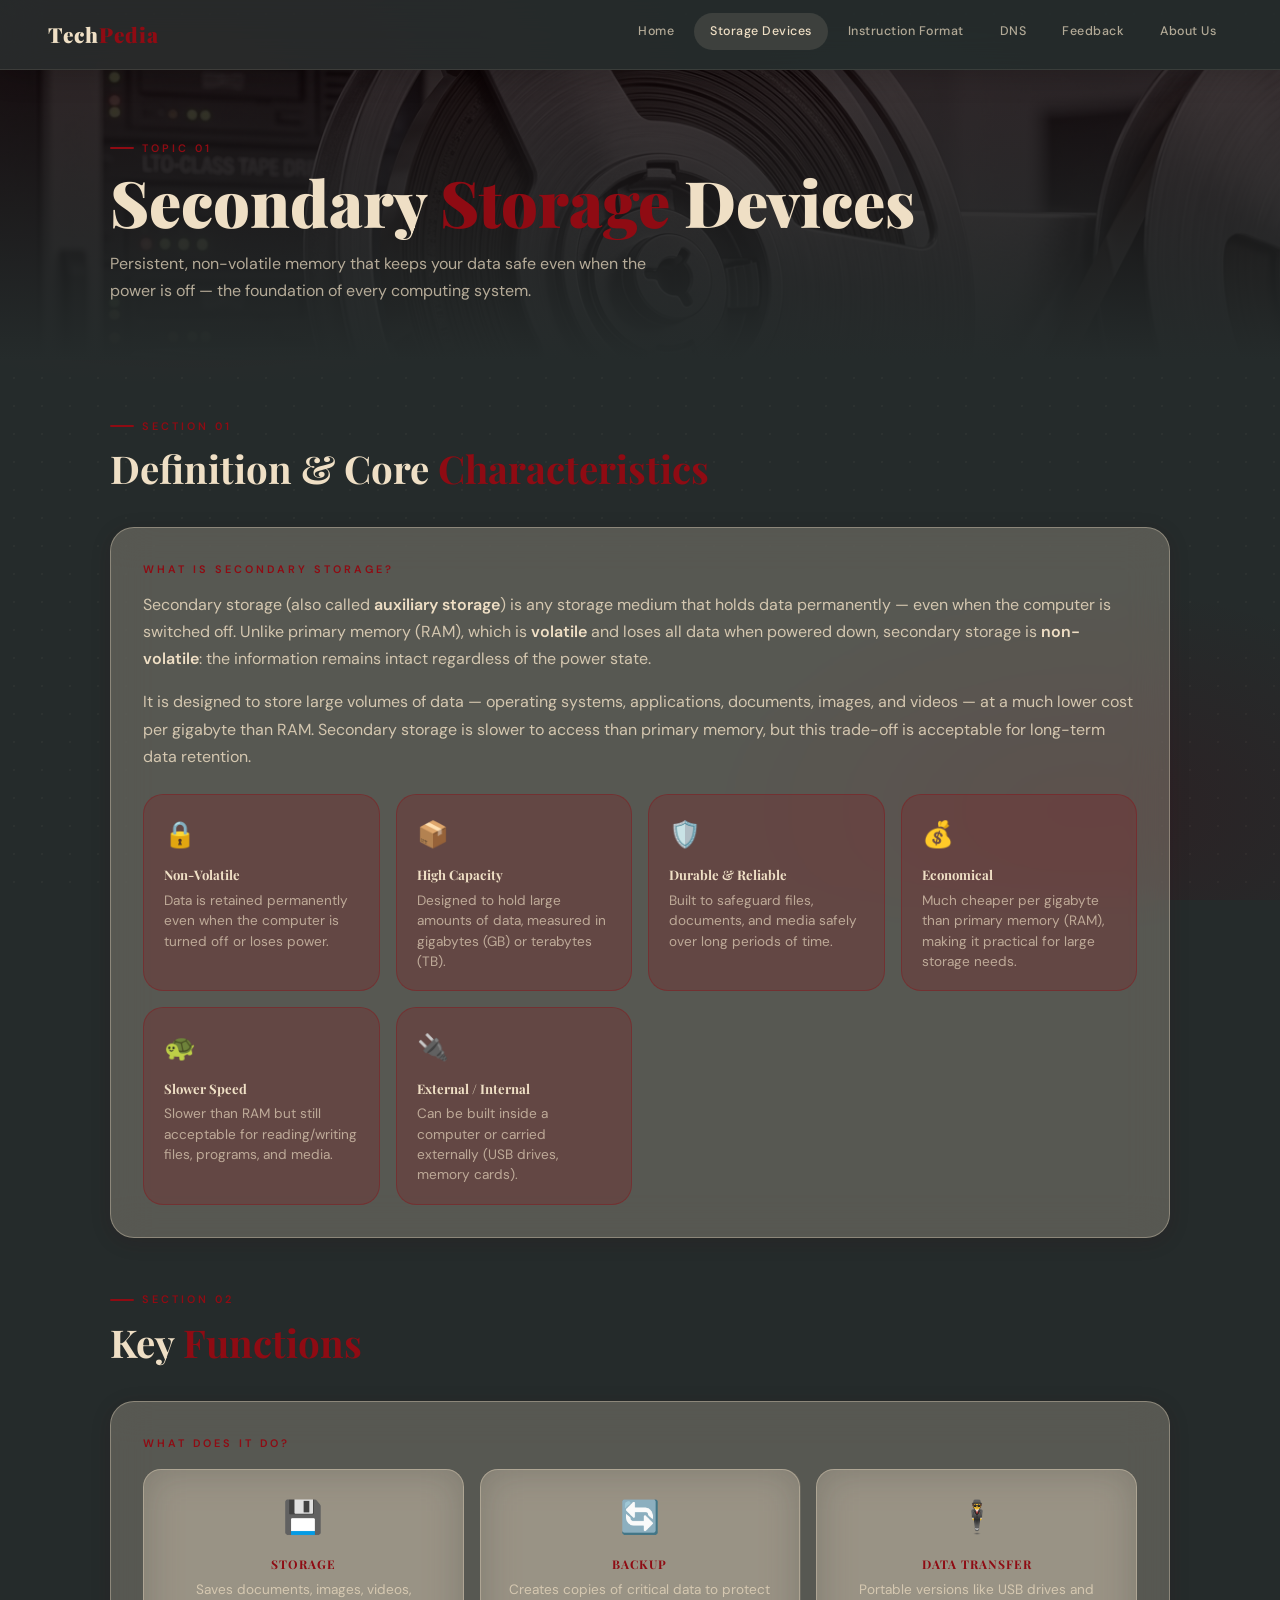
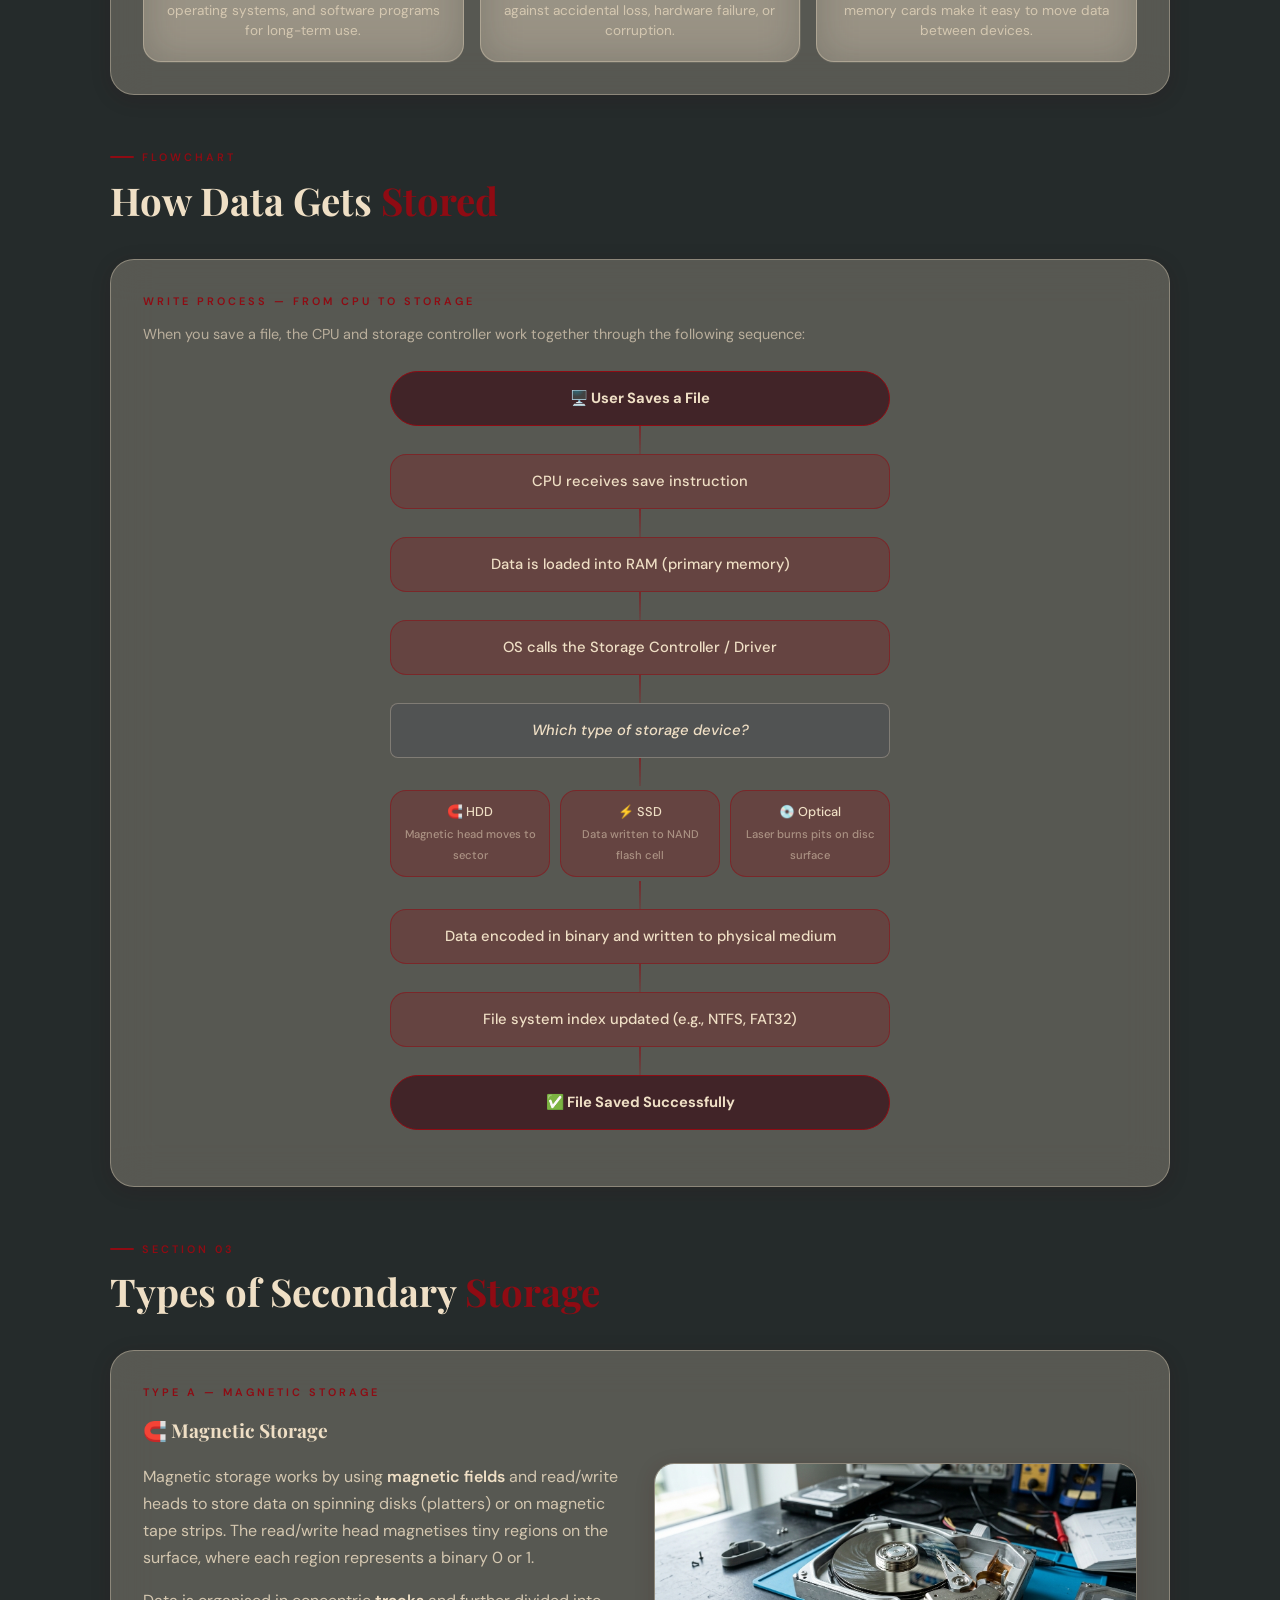
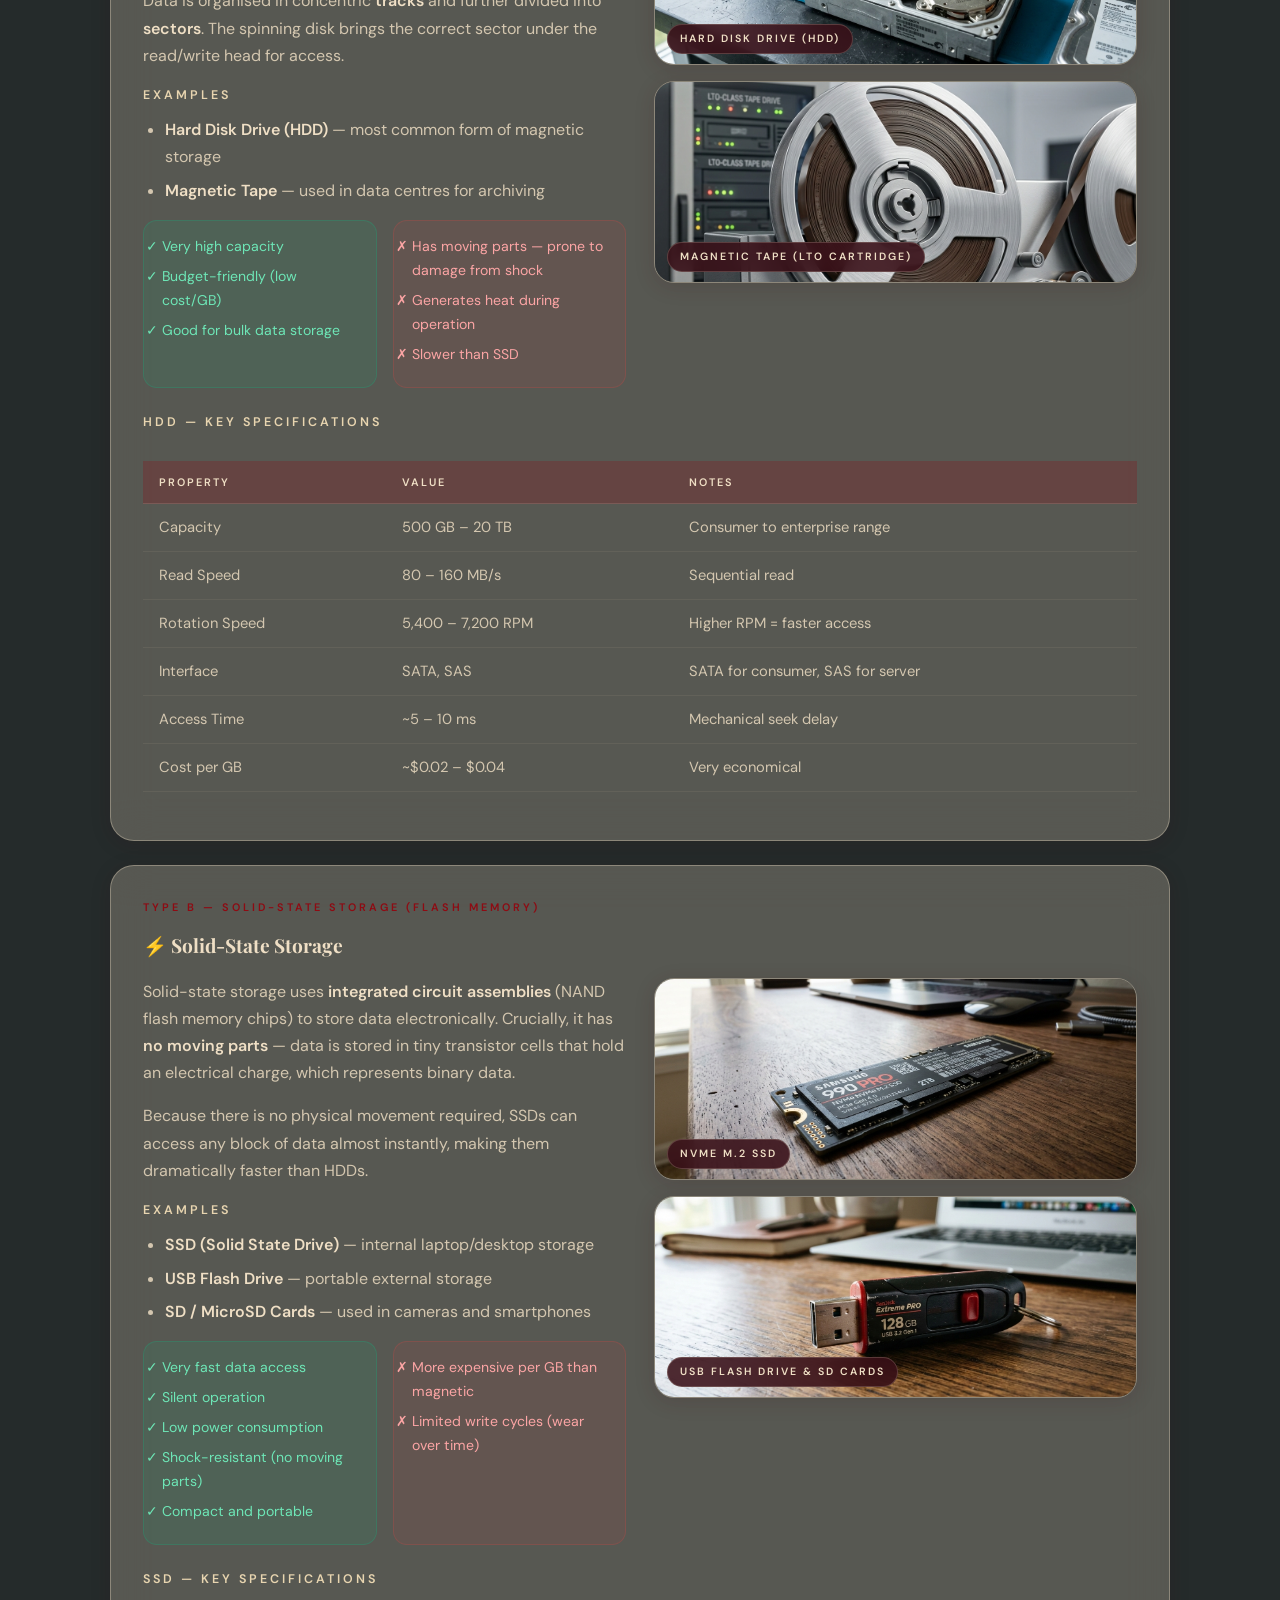
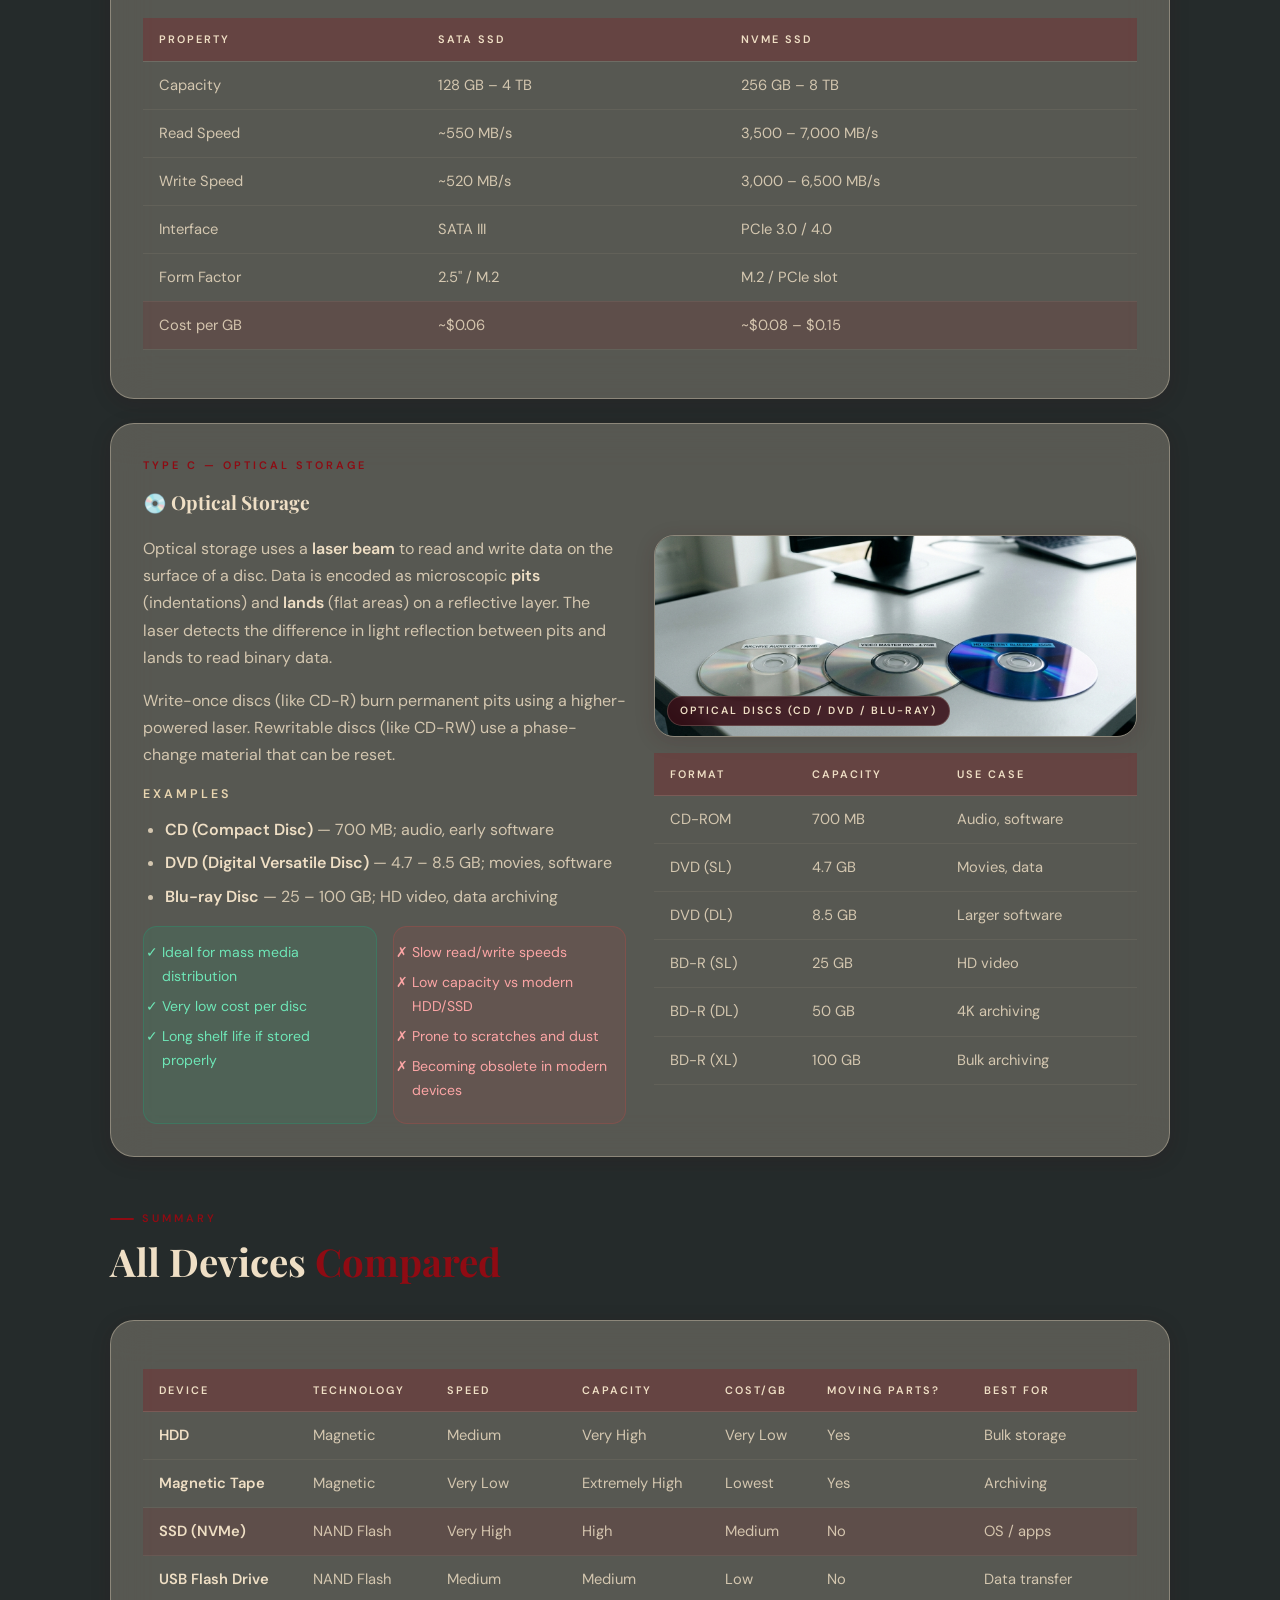
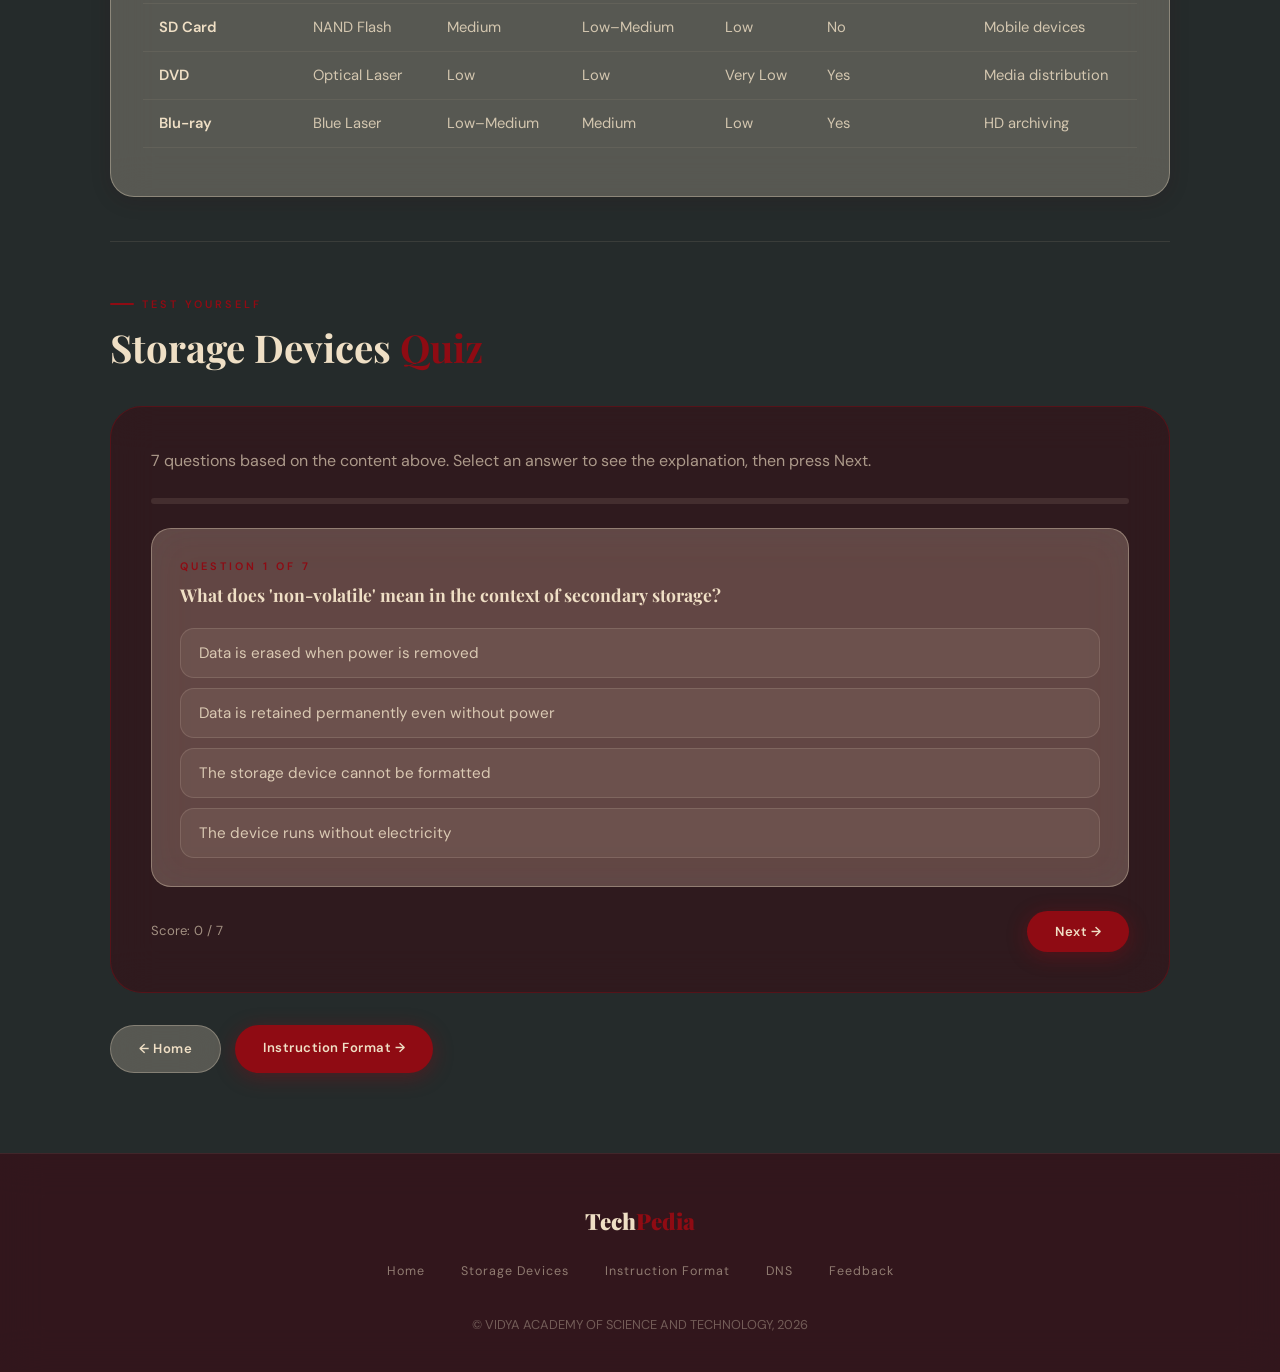
<file: storage.html>
<!DOCTYPE html> <!-- Declares this as an HTML5 document -->
<html lang="en"> <!-- Root element; lang=en for accessibility and search engines -->
<head> <!-- Page metadata — not visible to users -->
  <meta name="color-scheme" content="dark"> <!-- Forces dark mode for browser UI elements -->
  <meta charset="UTF-8"/> <!-- UTF-8 encoding so all characters display correctly -->
  <meta name="viewport" content="width=device-width, initial-scale=1.0"/> <!-- Makes page responsive on mobile -->
  <title>Secondary Storage Devices | TechPedia</title> <!-- Browser tab title -->
  <link rel="stylesheet" href="style.css"/> <!-- Links the shared external CSS stylesheet -->
  <style>
    /* ── Hero banner ── */
    .page-hero-wrap {
      position: relative; overflow: hidden;
      background: var(--burgundy); min-height: 280px;
      display: flex; align-items: flex-end;
    }
    .hero-banner {
      position: absolute; inset: 0;
      width: 100%; height: 100%; object-fit: cover;
      filter: brightness(0.25) saturate(0.5); z-index: 0;
    }
    .page-hero-wrap::after {
      content: ''; position: absolute; inset: 0; z-index: 1;
      background: linear-gradient(to bottom, rgba(56,15,23,0.2) 0%, rgba(37,43,43,1) 100%);
    }
    .page-hero-wrap .page-hero { position: relative; z-index: 2; width: 100%; }
    /* ── Characteristic pills ── */
    .char-grid {
      display: grid; /* CSS grid layout for pills */
      grid-template-columns: repeat(auto-fit, minmax(200px, 1fr)); /* Auto-responsive — pills min 200px wide */
      gap: 16px; margin-top: 20px; /* Gaps between pills */
    }
    .char-pill {
      background: rgba(143,11,19,0.2); /* Semi-transparent crimson background */
      border: 1px solid rgba(143,11,19,0.35); /* Subtle crimson border */
      border-radius: 20px; padding: 18px 20px; /* Rounded corners, inner padding */
      transition: all 0.3s; /* Smooth hover transition */
    }
    .char-pill:hover {
      background: rgba(143,11,19,0.3); /* Slightly more opaque on hover */
      transform: translateY(-3px); /* Lifts 3px on hover */
      box-shadow: var(--shadow-sm); /* Subtle shadow on hover */
    }
    .char-pill-icon { font-size: 1.6rem; margin-bottom: 8px; display: block; } /* Large emoji icon in pill */
    .char-pill-title { font-family: var(--font-display); font-size: 0.82rem; font-weight: 700; color: var(--cream); margin-bottom: 4px; display: block; } /* Pill title in display font */
    .char-pill-desc  { font-size: 0.85rem; color: rgba(239,223,197,0.65); margin-bottom: 0; line-height: 1.5; } /* Pill description text */

    /* ── Function cards ── */
    .fn-cards { display: grid; grid-template-columns: repeat(3,1fr); gap: 16px; margin-top: 16px; } /* Three equal-column grid for function cards */
    .fn-card {
      background: var(--glass); backdrop-filter: var(--blur); /* Glassmorphism effect */
      border: 1px solid var(--glass-border); border-radius: 18px; padding: 20px; /* Glass border, rounded */
      text-align: center; /* Centred content */
    }
    .fn-card-icon { font-size: 2rem; margin-bottom: 10px; display: block; } /* Large emoji icon */
    .fn-card-title { font-family: var(--font-display); font-size: 0.75rem; font-weight: 700; color: var(--crimson); letter-spacing: 1px; text-transform: uppercase; margin-bottom: 6px; display: block; } /* Small all-caps crimson title */
    .fn-card-desc { font-size: 0.85rem; color: rgba(239,223,197,0.7); margin-bottom: 0; line-height: 1.5; } /* Description text */

    /* ── Device image ── */
    .device-img-box {
      border-radius: 20px; overflow: hidden; /* Rounded corners clip the image */
      border: 1px solid var(--glass-border); box-shadow: var(--shadow-sm); /* Glass border and shadow */
      position: relative; /* For the floating label overlay */
    }
    .device-img-box img {
      width: 100%; height: 200px; object-fit: cover; display: block; /* Image fills box, 200px tall, cropped */
      transition: transform 0.5s; /* Smooth zoom on hover */
    }
    .device-img-box:hover img { transform: scale(1.04); } /* Image zooms 4% on hover */
    .device-img-box .img-label {
      position: absolute; bottom: 10px; left: 12px; /* Floating label at bottom-left of image */
      background: rgba(56,15,23,0.88); backdrop-filter: blur(8px); /* Dark semi-transparent background */
      color: var(--cream); font-size: 0.66rem; font-weight: 600; letter-spacing: 2px; /* Small bold spaced cream text */
      text-transform: uppercase; padding: 5px 12px; border-radius: 999px; /* All caps, pill shape */
      border: 1px solid rgba(239,223,197,0.2); /* Subtle cream border */
    }

    /* ── Pro/Con lists ── */
    .pro-con { display: grid; grid-template-columns: 1fr 1fr; gap: 16px; margin-top: 16px; } /* Two-column pros and cons grid */
    .pro-list, .con-list { border-radius: 14px; padding: 14px 18px; } /* Rounded padding */
    .pro-list { background: rgba(16,185,129,0.1); border: 1px solid rgba(16,185,129,0.25); } /* Green advantages list */
    .con-list { background: rgba(239,68,68,0.08); border: 1px solid rgba(239,68,68,0.2); } /* Red disadvantages list */
    .pro-list li, .con-list li { font-size: 0.88rem; margin-bottom: 6px; } /* List item spacing */
    .pro-list li { color: #6ee7b7; } /* Green text for advantages */
    .con-list li { color: #fca5a5; } /* Red text for disadvantages */
    .pro-list li::marker { content: "\2713  "; } /* Green checkmark bullet */
    .con-list li::marker { content: "\2717  "; } /* Red cross bullet */

    /* ── FLOWCHART ── */
    .flowchart {
      display: flex; flex-direction: column; align-items: center; gap: 0; /* Vertical stack of nodes and arrows */
      margin: 24px auto; max-width: 500px; /* Centred, constrained width */
    }
    .flow-node {
      width: 100%; background: rgba(143,11,19,0.25); border: 1.5px solid rgba(143,11,19,0.5); /* Crimson node */
      border-radius: 16px; padding: 14px 20px; text-align: center; /* Rounded, centred text */
      font-family: var(--font-body); font-size: 0.92rem; color: var(--cream); font-weight: 500;
      position: relative; z-index: 1; transition: background 0.3s; /* Above arrows, smooth hover */
    }
    .flow-node:hover { background: rgba(143,11,19,0.4); } /* More opaque on hover */
    .flow-node.start, .flow-node.end {
      background: rgba(56,15,23,0.7); border-color: var(--crimson); /* Dark background for start/end */
      border-radius: 999px; font-weight: 700; color: var(--cream); /* Pill shape for start/end nodes */
    }
    .flow-node.decision {
      background: rgba(76,79,84,0.5); border-color: rgba(239,223,197,0.3); /* Grey decision node */
      border-radius: 8px; font-style: italic; /* Slightly rounded, italic text */
    }
    .flow-arrow {
      width: 2px; height: 28px; /* Thin vertical line */
      background: linear-gradient(to bottom, rgba(143,11,19,0.6), rgba(143,11,19,0.2)); /* Crimson gradient line */
      position: relative; display: flex; align-items: flex-end; justify-content: center; /* For the arrowhead */
    }
    .flow-arrow::after {
      content: \'\\25bc\'; /* Unicode down-pointing triangle as arrowhead */
      position: absolute; bottom: -6px; color: rgba(143,11,19,0.7); font-size: 0.7rem;
    }

    /* ── Comparison table highlight ── */
    .highlight-row td { background: rgba(143,11,19,0.12) !important; } /* Highlighted row with crimson tint */

    /* ── Table scroll on mobile ── */
    .table-scroll { overflow-x: auto; -webkit-overflow-scrolling: touch; } /* Horizontal scroll for tables on small screens */

    @media (max-width: 768px) {
      .fn-cards { grid-template-columns: 1fr 1fr; } /* Function cards become 2-col on mobile */
      .pro-con  { grid-template-columns: 1fr; } /* Pro/con stacks to 1-col on mobile */
      .char-grid { grid-template-columns: 1fr 1fr; } /* Char grid becomes 2-col on mobile */
    }
    @media (max-width: 480px) {
      .fn-cards  { grid-template-columns: 1fr; } /* Function cards become 1-col on small mobile */
      .char-grid { grid-template-columns: 1fr; } /* Char grid becomes 1-col on small mobile */
    }
  </style>
</head>
<body> <!-- All visible content starts here -->

  <nav class="navbar"> <!-- Fixed frosted glass navbar -->
    <a href="index.html" class="nav-logo">Tech<span>Pedia</span></a> <!-- Logo linking to home -->
    <ul class="nav-menu"> <!-- Desktop horizontal nav menu -->
      <li><a href="index.html">Home</a></li> <!-- Home link -->
      <li><a href="storage.html">Storage Devices</a></li> <!-- Storage link — this page -->
      <li><a href="instruction.html">Instruction Format</a></li> <!-- Instruction link -->
      <li><a href="dns.html">DNS</a></li> <!-- DNS link — new topic -->
      <li><a href="feedback.html">Feedback</a></li> <!-- Feedback link -->
      <li><a href="about.html">About Us</a></li> <!-- Nav link to About Us -->
    </ul>
    <button class="nav-hamburger" id="hamburger" aria-label="Menu"> <!-- Mobile hamburger button -->
      <span></span><span></span><span></span> <!-- Three bars animated by JavaScript -->
    </button>
  </nav>

  <nav class="nav-mobile-menu" id="mobileMenu"> <!-- Mobile dropdown menu -->
    <a href="index.html">Home</a> <!-- Mobile home link -->
    <a href="storage.html">Storage Devices</a> <!-- Mobile storage link -->
    <a href="instruction.html">Instruction Format</a> <!-- Mobile instruction link -->
    <a href="dns.html">DNS</a> <!-- Mobile DNS link -->
    <a href="feedback.html">Feedback</a> <!-- Mobile feedback link -->
    <li><a href="about.html">About Us</a></li> <!-- Mobile link to About Us -->
  </nav>

  <div class="page-wrapper"> <!-- Content wrapper with top padding for navbar -->

    <!-- HERO BANNER -->
    <div class="page-hero-wrap"> <!-- Hero banner with background image and gradient overlay -->
      <img class="hero-banner" src="images/magnetic-tape.jpg.png" alt="Storage devices banner"/> <!-- Background image dimmed by CSS filter -->
      <div class="page-hero"> <!-- Hero text on top of image -->
        <div class="section-tag">Topic 01</div> <!-- Small label identifying this as Topic 1 -->
        <h1>Secondary <span class="accent">Storage</span> Devices</h1> <!-- Page heading; Storage is crimson -->
        <p style="max-width:580px; margin-top:12px; color:rgba(239,223,197,0.72);"> <!-- Hero description paragraph -->
          Persistent, non-volatile memory that keeps your data safe even when the power is off — the foundation of every computing system.
        </p>
      </div>
    </div>

    <div class="content-area"> <!-- Main content area — 1140px max, centred -->

      <div class="section-header reveal" style="margin-top:48px;"> <!-- Section header with scroll reveal -->
        <div class="section-tag">Section 01</div> <!-- Section label -->
        <h2>Definition &amp; Core <span class="accent">Characteristics</span></h2> <!-- &amp; is HTML entity for & -->
      </div>

      <div class="card reveal"> <!-- Glass card with scroll reveal animation -->
        <span class="card-label">What is Secondary Storage?</span> <!-- Small crimson uppercase label -->
        <p>
          Secondary storage (also called <strong>auxiliary storage</strong>) is any storage medium that holds data permanently — even when the computer is switched off.
          Unlike primary memory (RAM), which is <strong>volatile</strong> and loses all data when powered down, secondary storage is <strong>non-volatile</strong>: the information remains intact regardless of the power state.
        </p>
        <p>
          It is designed to store large volumes of data — operating systems, applications, documents, images, and videos — at a much lower cost per gigabyte than RAM.
          Secondary storage is slower to access than primary memory, but this trade-off is acceptable for long-term data retention.
        </p>

        <div class="char-grid" style="margin-top:24px;"> <!-- Responsive grid of characteristic pills -->
          <div class="char-pill"> <!-- Individual characteristic pill -->
            <span class="char-pill-icon">&#128274;</span> <!-- Lock emoji icon -->
            <span class="char-pill-title">Non-Volatile</span> <!-- Pill title -->
            <p class="char-pill-desc">Data is retained permanently even when the computer is turned off or loses power.</p> <!-- Pill description -->
          </div>
          <div class="char-pill">
            <span class="char-pill-icon">&#128230;</span> <!-- Box emoji -->
            <span class="char-pill-title">High Capacity</span>
            <p class="char-pill-desc">Designed to hold large amounts of data, measured in gigabytes (GB) or terabytes (TB).</p>
          </div>
          <div class="char-pill">
            <span class="char-pill-icon">&#128737;&#65039;</span> <!-- Shield emoji -->
            <span class="char-pill-title">Durable &amp; Reliable</span>
            <p class="char-pill-desc">Built to safeguard files, documents, and media safely over long periods of time.</p>
          </div>
          <div class="char-pill">
            <span class="char-pill-icon">&#128176;</span> <!-- Money emoji -->
            <span class="char-pill-title">Economical</span>
            <p class="char-pill-desc">Much cheaper per gigabyte than primary memory (RAM), making it practical for large storage needs.</p>
          </div>
          <div class="char-pill">
            <span class="char-pill-icon">&#128034;</span> <!-- Turtle emoji -->
            <span class="char-pill-title">Slower Speed</span>
            <p class="char-pill-desc">Slower than RAM but still acceptable for reading/writing files, programs, and media.</p>
          </div>
          <div class="char-pill">
            <span class="char-pill-icon">&#128268;</span> <!-- Plug emoji -->
            <span class="char-pill-title">External / Internal</span>
            <p class="char-pill-desc">Can be built inside a computer or carried externally (USB drives, memory cards).</p>
          </div>
        </div>
      </div>

      <div class="section-header reveal" style="margin-top:44px;">
        <div class="section-tag">Section 02</div>
        <h2>Key <span class="accent">Functions</span></h2>
      </div>

      <div class="card reveal">
        <span class="card-label">What does it do?</span>
        <div class="fn-cards"> <!-- Three-column function cards grid -->
          <div class="fn-card"> <!-- Storage function card -->
            <span class="fn-card-icon">&#128190;</span>
            <span class="fn-card-title">Storage</span>
            <p class="fn-card-desc">Saves documents, images, videos, operating systems, and software programs for long-term use.</p>
          </div>
          <div class="fn-card"> <!-- Backup function card -->
            <span class="fn-card-icon">&#128260;</span>
            <p class="fn-card-title">Backup</span>
            <p class="fn-card-desc">Creates copies of critical data to protect against accidental loss, hardware failure, or corruption.</p>
          </div>
          <div class="fn-card"> <!-- Data Transfer function card -->
            <span class="fn-card-icon">&#128372;</span>
            <span class="fn-card-title">Data Transfer</span>
            <p class="fn-card-desc">Portable versions like USB drives and memory cards make it easy to move data between devices.</p>
          </div>
        </div>
      </div>

      <div class="section-header reveal" style="margin-top:44px;">
        <div class="section-tag">Flowchart</div>
        <h2>How Data Gets <span class="accent">Stored</span></h2>
      </div>

      <div class="card reveal">
        <span class="card-label">Write Process — From CPU to Storage</span>
        <p style="margin-bottom:8px; color:rgba(239,223,197,0.65); font-size:0.9rem;">
          When you save a file, the CPU and storage controller work together through the following sequence:
        </p>

        <div class="flowchart"> <!-- Vertical step-by-step flowchart -->
          <div class="flow-node start">&#128421;&#65039; User Saves a File</div> <!-- Start node — pill shaped -->
          <div class="flow-arrow"></div> <!-- Arrow pointing down to next step -->
          <div class="flow-node">CPU receives save instruction</div> <!-- Step 1 node -->
          <div class="flow-arrow"></div>
          <div class="flow-node">Data is loaded into RAM (primary memory)</div> <!-- Step 2 node -->
          <div class="flow-arrow"></div>
          <div class="flow-node">OS calls the Storage Controller / Driver</div> <!-- Step 3 node -->
          <div class="flow-arrow"></div>
          <div class="flow-node decision">Which type of storage device?</div> <!-- Decision node — italic grey box -->
          <div class="flow-arrow"></div>
          <div style="display:grid; grid-template-columns:1fr 1fr 1fr; gap:10px; width:100%; margin:4px 0;"> <!-- Three-column branch -->
            <div class="flow-node" style="font-size:0.8rem; padding:10px;">&#129522; HDD<br/><span style="font-size:0.7rem; color:rgba(239,223,197,0.5);">Magnetic head moves to sector</span></div> <!-- HDD branch -->
            <div class="flow-node" style="font-size:0.8rem; padding:10px;">&#9889; SSD<br/><span style="font-size:0.7rem; color:rgba(239,223,197,0.5);">Data written to NAND flash cell</span></div> <!-- SSD branch -->
            <div class="flow-node" style="font-size:0.8rem; padding:10px;">&#128191; Optical<br/><span style="font-size:0.7rem; color:rgba(239,223,197,0.5);">Laser burns pits on disc surface</span></div> <!-- Optical branch -->
          </div>
          <div class="flow-arrow"></div>
          <div class="flow-node">Data encoded in binary and written to physical medium</div>
          <div class="flow-arrow"></div>
          <div class="flow-node">File system index updated (e.g., NTFS, FAT32)</div>
          <div class="flow-arrow"></div>
          <div class="flow-node start">&#9989; File Saved Successfully</div> <!-- End node — pill shaped -->
        </div>
      </div>

      <div class="section-header reveal" style="margin-top:44px;">
        <div class="section-tag">Section 03</div>
        <h2>Types of Secondary <span class="accent">Storage</span></h2>
      </div>

      <!-- ── A. MAGNETIC STORAGE ── -->
      <div class="card reveal"> <!-- Glass card for Magnetic Storage section -->
        <span class="card-label">Type A — Magnetic Storage</span>
        <h3 style="margin-bottom:16px;">&#129522; Magnetic Storage</h3>

        <div class="grid-2" style="gap:28px; align-items:start;"> <!-- Two-column grid: text left, images right -->
          <div>
            <p>
              Magnetic storage works by using <strong>magnetic fields</strong> and read/write heads to store data on spinning disks (platters) or on magnetic tape strips.
              The read/write head magnetises tiny regions on the surface, where each region represents a binary 0 or 1.
            </p>
            <p>Data is organised in concentric <strong>tracks</strong> and further divided into <strong>sectors</strong>. The spinning disk brings the correct sector under the read/write head for access.</p>

            <h4 style="color:var(--cream-mid); margin: 16px 0 10px;">Examples</h4>
            <ul>
              <li><strong>Hard Disk Drive (HDD)</strong> — most common form of magnetic storage</li>
              <li><strong>Magnetic Tape</strong> — used in data centres for archiving</li>
            </ul>

            <div class="pro-con"> <!-- Pros and cons two-column grid -->
              <ul class="pro-list"> <!-- Green advantages list -->
                <li>Very high capacity</li>
                <li>Budget-friendly (low cost/GB)</li>
                <li>Good for bulk data storage</li>
              </ul>
              <ul class="con-list"> <!-- Red disadvantages list -->
                <li>Has moving parts — prone to damage from shock</li>
                <li>Generates heat during operation</li>
                <li>Slower than SSD</li>
              </ul>
            </div>
          </div>

          <div style="display:flex; flex-direction:column; gap:16px;"> <!-- Right column with device images -->
            <div class="device-img-box"> <!-- HDD image card -->
              <img src="images/hdd.jpg.png" alt="Hard Disk Drive" loading="lazy"/> <!-- lazy loading improves page speed -->
              <span class="img-label">Hard Disk Drive (HDD)</span> <!-- Floating pill label over image -->
            </div>
            <div class="device-img-box"> <!-- Magnetic tape image card -->
              <img src="images/magnetic-tape.jpg.png" alt="Magnetic Tape" loading="lazy"/>
              <span class="img-label">Magnetic Tape (LTO Cartridge)</span>
            </div>
          </div>
        </div>

        <h4 style="color:var(--cream-mid); margin: 24px 0 12px;">HDD — Key Specifications</h4>
        <div class="table-scroll"> <!-- Horizontal scroll wrapper for table on mobile -->
          <table class="data-table"> <!-- Styled comparison table -->
            <thead><tr><th>Property</th><th>Value</th><th>Notes</th></tr></thead> <!-- Table headers -->
            <tbody>
              <tr><td>Capacity</td><td>500 GB – 20 TB</td><td>Consumer to enterprise range</td></tr>
              <tr><td>Read Speed</td><td>80 – 160 MB/s</td><td>Sequential read</td></tr>
              <tr><td>Rotation Speed</td><td>5,400 – 7,200 RPM</td><td>Higher RPM = faster access</td></tr>
              <tr><td>Interface</td><td>SATA, SAS</td><td>SATA for consumer, SAS for server</td></tr>
              <tr><td>Access Time</td><td>~5 – 10 ms</td><td>Mechanical seek delay</td></tr>
              <tr><td>Cost per GB</td><td>~$0.02 – $0.04</td><td>Very economical</td></tr>
            </tbody>
          </table>
        </div>
      </div>

      <!-- ── B. SOLID-STATE STORAGE ── -->
      <div class="card reveal">
        <span class="card-label">Type B — Solid-State Storage (Flash Memory)</span>
        <h3 style="margin-bottom:16px;">&#9889; Solid-State Storage</h3>

        <div class="grid-2" style="gap:28px; align-items:start;">
          <div>
            <p>
              Solid-state storage uses <strong>integrated circuit assemblies</strong> (NAND flash memory chips) to store data electronically.
              Crucially, it has <strong>no moving parts</strong> — data is stored in tiny transistor cells that hold an electrical charge, which represents binary data.
            </p>
            <p>
              Because there is no physical movement required, SSDs can access any block of data almost instantly, making them dramatically faster than HDDs.
            </p>

            <h4 style="color:var(--cream-mid); margin: 16px 0 10px;">Examples</h4>
            <ul>
              <li><strong>SSD (Solid State Drive)</strong> — internal laptop/desktop storage</li>
              <li><strong>USB Flash Drive</strong> — portable external storage</li>
              <li><strong>SD / MicroSD Cards</strong> — used in cameras and smartphones</li>
            </ul>

            <div class="pro-con">
              <ul class="pro-list">
                <li>Very fast data access</li>
                <li>Silent operation</li>
                <li>Low power consumption</li>
                <li>Shock-resistant (no moving parts)</li>
                <li>Compact and portable</li>
              </ul>
              <ul class="con-list">
                <li>More expensive per GB than magnetic</li>
                <li>Limited write cycles (wear over time)</li>
              </ul>
            </div>
          </div>

          <div style="display:flex; flex-direction:column; gap:16px;">
            <div class="device-img-box">
              <img src="images/ssd.jpg.png" alt="NVMe M.2 SSD" loading="lazy"/>
              <span class="img-label">NVMe M.2 SSD</span>
            </div>
            <div class="device-img-box">
              <img src="images/flash-memory.jpg.png" alt="USB flash drives and SD cards" loading="lazy"/>
              <span class="img-label">USB Flash Drive &amp; SD Cards</span>
            </div>
          </div>
        </div>

        <h4 style="color:var(--cream-mid); margin: 24px 0 12px;">SSD — Key Specifications</h4>
        <div class="table-scroll">
          <table class="data-table">
            <thead><tr><th>Property</th><th>SATA SSD</th><th>NVMe SSD</th></tr></thead>
            <tbody>
              <tr><td>Capacity</td><td>128 GB – 4 TB</td><td>256 GB – 8 TB</td></tr>
              <tr><td>Read Speed</td><td>~550 MB/s</td><td>3,500 – 7,000 MB/s</td></tr>
              <tr><td>Write Speed</td><td>~520 MB/s</td><td>3,000 – 6,500 MB/s</td></tr>
              <tr><td>Interface</td><td>SATA III</td><td>PCIe 3.0 / 4.0</td></tr>
              <tr><td>Form Factor</td><td>2.5" / M.2</td><td>M.2 / PCIe slot</td></tr>
              <tr class="highlight-row"><td>Cost per GB</td><td>~$0.06</td><td>~$0.08 – $0.15</td></tr> <!-- highlight-row adds crimson tint to this row -->
            </tbody>
          </table>
        </div>
      </div>

      <!-- ── C. OPTICAL STORAGE ── -->
      <div class="card reveal">
        <span class="card-label">Type C — Optical Storage</span>
        <h3 style="margin-bottom:16px;">&#128191; Optical Storage</h3>

        <div class="grid-2" style="gap:28px; align-items:start;">
          <div>
            <p>
              Optical storage uses a <strong>laser beam</strong> to read and write data on the surface of a disc.
              Data is encoded as microscopic <strong>pits</strong> (indentations) and <strong>lands</strong> (flat areas) on a reflective layer.
              The laser detects the difference in light reflection between pits and lands to read binary data.
            </p>
            <p>
              Write-once discs (like CD-R) burn permanent pits using a higher-powered laser.
              Rewritable discs (like CD-RW) use a phase-change material that can be reset.
            </p>

            <h4 style="color:var(--cream-mid); margin: 16px 0 10px;">Examples</h4>
            <ul>
              <li><strong>CD (Compact Disc)</strong> — 700 MB; audio, early software</li>
              <li><strong>DVD (Digital Versatile Disc)</strong> — 4.7 – 8.5 GB; movies, software</li>
              <li><strong>Blu-ray Disc</strong> — 25 – 100 GB; HD video, data archiving</li>
            </ul>

            <div class="pro-con">
              <ul class="pro-list">
                <li>Ideal for mass media distribution</li>
                <li>Very low cost per disc</li>
                <li>Long shelf life if stored properly</li>
              </ul>
              <ul class="con-list">
                <li>Slow read/write speeds</li>
                <li>Low capacity vs modern HDD/SSD</li>
                <li>Prone to scratches and dust</li>
                <li>Becoming obsolete in modern devices</li>
              </ul>
            </div>
          </div>

          <div style="display:flex; flex-direction:column; gap:16px;">
            <div class="device-img-box">
              <img src="images/optical.jpg.png" alt="Optical Discs CD DVD Blu-ray" loading="lazy"/>
              <span class="img-label">Optical Discs (CD / DVD / Blu-ray)</span>
            </div>
            <div class="table-scroll">
              <table class="data-table" style="margin-top:0;">
                <thead><tr><th>Format</th><th>Capacity</th><th>Use Case</th></tr></thead>
                <tbody>
                  <tr><td>CD-ROM</td><td>700 MB</td><td>Audio, software</td></tr>
                  <tr><td>DVD (SL)</td><td>4.7 GB</td><td>Movies, data</td></tr>
                  <tr><td>DVD (DL)</td><td>8.5 GB</td><td>Larger software</td></tr>
                  <tr><td>BD-R (SL)</td><td>25 GB</td><td>HD video</td></tr>
                  <tr><td>BD-R (DL)</td><td>50 GB</td><td>4K archiving</td></tr>
                  <tr><td>BD-R (XL)</td><td>100 GB</td><td>Bulk archiving</td></tr>
                </tbody>
              </table>
            </div>
          </div>
        </div>
      </div>

      <div class="section-header reveal" style="margin-top:44px;">
        <div class="section-tag">Summary</div>
        <h2>All Devices <span class="accent">Compared</span></h2>
      </div>

      <div class="card reveal">
        <div class="table-scroll">
          <table class="data-table">
            <thead>
              <tr>
                <th>Device</th><th>Technology</th><th>Speed</th>
                <th>Capacity</th><th>Cost/GB</th><th>Moving Parts?</th><th>Best For</th>
              </tr>
            </thead>
            <tbody>
              <tr><td><strong>HDD</strong></td><td>Magnetic</td><td>Medium</td><td>Very High</td><td>Very Low</td><td>Yes</td><td>Bulk storage</td></tr>
              <tr><td><strong>Magnetic Tape</strong></td><td>Magnetic</td><td>Very Low</td><td>Extremely High</td><td>Lowest</td><td>Yes</td><td>Archiving</td></tr>
              <tr class="highlight-row"><td><strong>SSD (NVMe)</strong></td><td>NAND Flash</td><td>Very High</td><td>High</td><td>Medium</td><td>No</td><td>OS / apps</td></tr>
              <tr><td><strong>USB Flash Drive</strong></td><td>NAND Flash</td><td>Medium</td><td>Medium</td><td>Low</td><td>No</td><td>Data transfer</td></tr>
              <tr><td><strong>SD Card</strong></td><td>NAND Flash</td><td>Medium</td><td>Low–Medium</td><td>Low</td><td>No</td><td>Mobile devices</td></tr>
              <tr><td><strong>DVD</strong></td><td>Optical Laser</td><td>Low</td><td>Low</td><td>Very Low</td><td>Yes</td><td>Media distribution</td></tr>
              <tr><td><strong>Blu-ray</strong></td><td>Blue Laser</td><td>Low–Medium</td><td>Medium</td><td>Low</td><td>Yes</td><td>HD archiving</td></tr>
            </tbody>
          </table>
        </div>
      </div>

      <hr class="divider"/> <!-- Horizontal section divider -->

      <div class="section-header reveal">
        <div class="section-tag">Test Yourself</div>
        <h2>Storage Devices <span class="accent">Quiz</span></h2>
      </div>

      <div class="quiz-section reveal"> <!-- Quiz container with scroll reveal -->
        <p style="color:rgba(239,223,197,0.65); margin-bottom:24px;">
          7 questions based on the content above. Select an answer to see the explanation, then press Next.
        </p>
        <div id="storageQuiz"></div> <!-- Empty div — JavaScript builds the entire quiz inside here -->
      </div>

      <div style="display:flex; gap:14px; margin-top:32px; flex-wrap:wrap;" class="reveal"> <!-- Navigation buttons at bottom -->
        <a href="index.html" class="btn btn-outline">← Home</a> <!-- Back to home -->
        <a href="instruction.html" class="btn btn-primary">Instruction Format →</a> <!-- Forward to next topic -->
      </div>

    </div><!-- /content-area -->

    <footer> <!-- Page footer -->
      <a href="index.html" class="foot-logo">Tech<span>Pedia</span></a> <!-- Footer logo -->
      <ul class="foot-links"> <!-- Footer navigation -->
        <li><a href="index.html">Home</a></li>
        <li><a href="storage.html">Storage Devices</a></li>
        <li><a href="instruction.html">Instruction Format</a></li>
        <li><a href="dns.html">DNS</a></li> <!-- DNS link in footer -->
        <li><a href="feedback.html">Feedback</a></li>
      </ul>
      <p>&#169; VIDYA ACADEMY OF SCIENCE AND TECHNOLOGY, <span id="year"></span></p> <!-- Copyright with auto year -->
    </footer>
  </div>

  <script src="script.js"></script> <!-- Shared JS file -->
  <script>
    initQuiz('storageQuiz', [ // Calls the shared quiz engine with Storage Devices questions
      { question: "What does 'non-volatile' mean in the context of secondary storage?", options: ["Data is erased when power is removed","Data is retained permanently even without power","The storage device cannot be formatted","The device runs without electricity"], answer: 1, explanation: "Non-volatile means data persists even when power is off. All secondary storage types share this characteristic." },
      { question: "Which component inside an HDD physically reads and writes data on the magnetic platters?", options: ["Spindle Motor","Controller Board","Read/Write Head","Actuator Arm"], answer: 2, explanation: "The read/write head hovers just above the spinning platters and uses magnetic fields to read and write binary data." },
      { question: "What technology do SSDs use to store data?", options: ["Spinning magnetic platters","Laser beams on reflective discs","NAND flash memory chips","Phase-change material"], answer: 2, explanation: "SSDs use NAND flash memory — integrated circuit assemblies with no moving parts that store data electronically in transistor cells." },
      { question: "An NVMe SSD is significantly faster than a SATA SSD because it uses which interface?", options: ["USB 3.0","PCIe (PCI Express)","Thunderbolt","SCSI"], answer: 1, explanation: "NVMe SSDs connect via PCIe, which has much higher bandwidth than the SATA interface, allowing speeds up to 7,000 MB/s." },
      { question: "How does an optical disc store data?", options: ["Magnetising regions on a spinning platter","Charging transistor cells in a flash chip","Burning microscopic pits onto a reflective disc using a laser","Recording voltage changes in a tape coating"], answer: 2, explanation: "Optical discs store data as microscopic pits and lands on a reflective surface. A laser beam detects the difference in reflection to read the binary data." },
      { question: "Which type of secondary storage is best suited for archiving extremely large datasets at the lowest possible cost?", options: ["NVMe SSD","USB Flash Drive","Blu-ray Disc","Magnetic Tape"], answer: 3, explanation: "Magnetic tape has the lowest cost per TB and a shelf life of 30+ years, making it the preferred choice for enterprise-scale archiving." },
      { question: "Which of the following is a key DISADVANTAGE of optical storage compared to HDDs and SSDs?", options: ["Optical storage is more expensive per GB","Optical storage has moving parts","Optical storage has slow speeds and low capacity compared to modern drives","Optical storage is volatile"], answer: 2, explanation: "Optical discs are slow and offer limited capacity (max 100 GB for Blu-ray) compared to modern HDDs (up to 20 TB) and SSDs, and they are prone to scratches." }
    ]);
  </script>
</body>
</html>
</file>
<file: style.css>
/* =============================================
   TECHPEDIA — Burgundy × Cream × Teal
   Blobby Glassmorphism Style
   ============================================= */

@import url('https://fonts.googleapis.com/css2?family=Playfair+Display:wght@700;900&family=DM+Sans:wght@300;400;500;600&family=DM+Mono:wght@400;500&display=swap'); /* Imports 3 Google Fonts: Playfair Display for headings, DM Sans for body, DM Mono for code */

/* ── Variables ── */
:root { /* Defines CSS custom properties (variables) used throughout the entire stylesheet */
  --burgundy:    #380F17; /* Deep dark red — used for dark background tones */
  --crimson:     #8F0B13; /* Bright red — main accent colour for buttons, headings, highlights */
  --cream:       #EFDFC5; /* Warm off-white — primary text colour on all pages */
  --teal:        #252B2B; /* Very dark teal — main page background colour */
  --slate:       #4C4F54; /* Medium grey — used for subtle secondary elements */
  --cream-light: #FAF5EC; /* Lightest cream — very subtle background tints */
  --cream-mid:   #E8D5B0; /* Mid-tone cream — subheadings and secondary text */

  --glass:       rgba(239,223,197,0.25); /* Semi-transparent cream — frosted glass card background */
  --glass2:      rgba(255,255,255,0.18); /* Semi-transparent white — alternative glass shade */
  --glass-border:rgba(239,223,197,0.35); /* Semi-transparent cream — border on glass cards */
  --blur:        blur(20px); /* 20px blur — applied with backdrop-filter for frosted glass effect */

  --shadow-sm:   0 4px 20px rgba(56,15,23,0.15); /* Small shadow — subtle depth for cards at rest */
  --shadow-md:   0 12px 40px rgba(56,15,23,0.2);  /* Medium shadow — used on card hover */
  --shadow-lg:   0 24px 60px rgba(56,15,23,0.25); /* Large shadow — used for hero blob image */

  --font-display:'Playfair Display', serif; /* Serif font — used for all headings and the logo */
  --font-body:   'DM Sans', sans-serif;     /* Sans-serif — used for body text and UI labels */
  --font-mono:   'DM Mono', monospace;      /* Monospace — used for code examples and technical labels */

  --radius-blob: 60% 40% 55% 45% / 45% 55% 40% 60%; /* Irregular border-radius creating the organic blob shape */
  --radius-card: 24px;  /* Standard rounded corner radius for all cards */
  --radius-pill: 999px; /* Very large radius that makes elements fully pill or circle shaped */
}

/* ── Reset ── */
*, *::before, *::after { margin:0; padding:0; box-sizing:border-box; } /* Removes default browser margins/padding; box-sizing makes width include padding */
html { scroll-behavior:smooth; } /* Makes all anchor link scrolling animate smoothly */

body {
  background: var(--teal);        /* Sets page background to dark teal */
  color: var(--cream);            /* Sets default text colour to cream */
  font-family: var(--font-body);  /* Sets default font to DM Sans */
  font-size: 16px;                /* Base font size — all rem units relative to this */
  line-height: 1.7;               /* Line spacing at 1.7x font size for comfortable reading */
  overflow-x: hidden;             /* Prevents horizontal scrollbar from elements wider than screen */
  min-height: 100vh;              /* Body always at least full viewport height */
}

/* ── Background texture ── */
body::before { /* Pseudo-element — creates the radial gradient glow background */
  content: '';                 /* Required — pseudo-elements need content even if empty */
  position: fixed; inset: 0;  /* Fixed to cover the entire screen even when scrolling */
  background:
    radial-gradient(ellipse 80% 60% at 15% 10%, rgba(143,11,19,0.18) 0%, transparent 55%),  /* Top-left crimson glow */
    radial-gradient(ellipse 60% 50% at 85% 90%, rgba(56,15,23,0.35) 0%, transparent 50%),   /* Bottom-right burgundy glow */
    radial-gradient(ellipse 40% 40% at 70% 20%, rgba(239,223,197,0.06) 0%, transparent 45%), /* Top-right subtle cream glow */
    var(--teal); /* Base teal background underneath all gradients */
  pointer-events: none; /* Clicks pass through this decorative layer to real content */
  z-index: 0;           /* Places layer behind all page content */
}

body::after { /* Second pseudo-element — creates the subtle dot grid texture */
  content: ''; /* Required for pseudo-elements */
  position: fixed; inset: 0; /* Covers the entire screen */
  background-image: radial-gradient(rgba(239,223,197,0.04) 1px, transparent 1px); /* Tiny cream dots at 4% opacity */
  background-size: 28px 28px; /* Spaces dots 28px apart in both directions */
  pointer-events: none; /* Clicks pass through */
  z-index: 0;           /* Behind all content */
}

/* ── Typography ── */
h1 { font-family: var(--font-display); font-size: clamp(2.2rem,6vw,4rem); font-weight:900; line-height:1.1; color: var(--cream); } /* H1: display font, fluid size between 2.2rem-4rem, extra bold */
h2 { font-family: var(--font-display); font-size: clamp(1.6rem,4vw,2.4rem); font-weight:700; line-height:1.2; color: var(--cream); } /* H2: display font, fluid size between 1.6rem-2.4rem */
h3 { font-family: var(--font-display); font-size: 1.2rem; font-weight:700; color: var(--cream); } /* H3: display font fixed at 1.2rem */
h4 { font-family: var(--font-body); font-size:0.78rem; font-weight:600; letter-spacing:3px; text-transform:uppercase; color: var(--cream-mid); } /* H4: small uppercase spaced label style */
p  { color: rgba(239,223,197,0.82); font-size:1rem; margin-bottom:1rem; } /* Paragraphs: slightly transparent cream with bottom spacing */
a  { color: var(--cream); text-decoration:none; transition: color 0.2s; } /* Links: cream, no underline, smooth colour transition */
a:hover { color: #fff; } /* Links turn pure white on hover */
ul, ol { padding-left:1.4rem; } /* Left indent for lists */
li { color: rgba(239,223,197,0.82); margin-bottom:0.4rem; } /* List items: slightly transparent cream */
strong { color: var(--cream); font-weight:600; } /* Bold text uses full cream at 600 weight */
code { font-family: var(--font-mono); font-size:0.85em; background: rgba(239,223,197,0.1); padding: 2px 7px; border-radius:6px; color: var(--cream); } /* Inline code: monospace with subtle cream background pill */

/* ── Accent text ── */
.accent { color: var(--crimson); }      /* Makes text crimson — used to highlight key words in headings */
.accent-cream { color: var(--cream); } /* Forces cream colour — used for override situations */

/* ── Page wrapper ── */
.page-wrapper { position:relative; z-index:1; padding-top:70px; } /* Sits above background layers; padding-top clears the 70px fixed navbar */

/* ── NAVBAR ── */
.navbar {
  position: fixed; top:0; left:0; right:0; z-index:1000; /* Fixed to top of screen, always visible, highest z-index */
  height: 70px;                                           /* Fixed navbar height */
  background: rgba(37,43,43,0.75);                        /* Semi-transparent teal — shows page content through when scrolling */
  backdrop-filter: var(--blur);                           /* 20px blur behind navbar — the frosted glass effect */
  -webkit-backdrop-filter: var(--blur);                   /* Same blur for Safari browser compatibility */
  border-bottom: 1px solid rgba(239,223,197,0.1);         /* Subtle cream bottom border */
  display: flex; align-items:center; justify-content:space-between; /* Flexbox: logo left, menu right, vertically centred */
  padding: 0 48px;                                        /* 48px horizontal padding */
  box-shadow: 0 4px 30px rgba(0,0,0,0.2);                /* Subtle shadow below navbar */
}

.nav-logo {
  font-family: var(--font-display); /* Serif display font for logo */
  font-size: 1.3rem; font-weight:900; /* Large extra-bold */
  color: var(--cream);               /* Cream text */
  letter-spacing: 1px;               /* Slight letter spacing */
}
.nav-logo span { color: var(--crimson); }  /* 'Pedia' part of logo is crimson red */
.nav-logo:hover { color: var(--cream); }   /* Logo stays cream on hover — no colour change */

.nav-menu { display:flex; list-style:none; gap:4px; padding:0; margin:0; } /* Horizontal flex menu with small gaps, no bullets */
.nav-menu li a {
  padding: 8px 16px;                           /* Inner spacing around each nav link */
  font-size: 0.78rem; font-weight:500; letter-spacing:0.5px; /* Small medium-weight slightly spaced text */
  color: rgba(239,223,197,0.7);                /* Dimmed cream by default */
  border-radius: var(--radius-pill);           /* Pill shape for hover background */
  transition: all 0.25s;                       /* Smooth 0.25s hover transition */
  display: block;                              /* Full area is clickable */
}
.nav-menu li a:hover, .nav-menu li a.active {
  background: rgba(239,223,197,0.12); /* Subtle cream background on hover and active page */
  color: var(--cream);                /* Full cream on hover/active */
}

.nav-hamburger {
  display:none; flex-direction:column; gap:5px; /* Hidden on desktop; visible on mobile as 3 stacked bars */
  background:none; border:none; cursor:pointer; padding:4px; /* No background/border, pointer cursor */
}
.nav-hamburger span {
  display:block; width:24px; height:2px; /* Each bar: 24px wide, 2px tall */
  background: var(--cream); border-radius:2px; transition:all 0.3s; /* Cream bars that animate smoothly */
}

.nav-mobile-menu {
  display:none; position:fixed;          /* Hidden by default, fixed to screen */
  top:70px; left:0; right:0;            /* Sits directly below navbar */
  background: rgba(37,43,43,0.96);      /* Nearly opaque dark background */
  backdrop-filter: var(--blur);         /* Blur for glass look */
  border-bottom:1px solid rgba(239,223,197,0.1); /* Subtle bottom border */
  padding:16px 48px; z-index:999;       /* Padding and high z-index to stay above content */
  flex-direction:column; gap:4px;       /* Vertical stack of links */
}
.nav-mobile-menu.open { display:flex; } /* JavaScript adds 'open' class to show mobile menu */
.nav-mobile-menu a {
  padding:12px 0;                                  /* Vertical padding for easy mobile tapping */
  font-size:0.9rem; color:rgba(239,223,197,0.7);  /* Slightly transparent cream */
  border-bottom:1px solid rgba(239,223,197,0.08); /* Subtle divider between links */
}
.nav-mobile-menu a:hover { color: var(--cream); } /* Full cream on hover */

/* ── GLASS CARDS ── */
.card {
  background: var(--glass);             /* Semi-transparent cream — the glassmorphism effect */
  backdrop-filter: var(--blur);         /* 20px blur behind the card */
  -webkit-backdrop-filter: var(--blur); /* Safari compatibility */
  border: 1px solid var(--glass-border); /* Subtle semi-transparent cream border */
  border-radius: var(--radius-card);    /* 24px rounded corners */
  padding: 32px;                        /* Inner spacing */
  margin-bottom: 24px;                  /* Space below each card */
  box-shadow: var(--shadow-sm);         /* Subtle shadow for depth */
  transition: transform 0.3s, box-shadow 0.3s; /* Smooth animation for hover lift */
}
.card:hover { transform:translateY(-4px); box-shadow: var(--shadow-md); } /* Card lifts 4px and shadow deepens on hover */

.card-label {
  font-size:0.68rem; font-weight:600; letter-spacing:3px; /* Very small bold widely spaced text */
  text-transform:uppercase; color: var(--crimson);         /* All caps crimson */
  margin-bottom:12px; display:block;                       /* Block with bottom spacing */
  font-family: var(--font-body);                           /* Body font for labels */
}

/* ── BLOB CARDS ── */
.blob-card {
  background: rgba(56,15,23,0.5);        /* Semi-transparent dark burgundy */
  backdrop-filter: var(--blur);          /* Blur behind card */
  border: 1px solid rgba(143,11,19,0.3); /* Subtle crimson border */
  border-radius: 32px;                   /* More rounded than regular cards */
  padding: 28px 32px;                    /* Inner spacing */
  margin-bottom: 20px;                   /* Space below */
  transition: all 0.3s;                  /* Smooth hover transition */
}
.blob-card:hover {
  background: rgba(143,11,19,0.25); /* Slightly lighter crimson on hover */
  transform: translateY(-3px);      /* Lifts 3px */
  box-shadow: var(--shadow-md);     /* Deeper shadow */
}

/* ── Device image cards ── */
.device-card {
  background: var(--glass);              /* Glass background */
  backdrop-filter: var(--blur);          /* Blur behind card */
  border: 1px solid var(--glass-border); /* Glass border */
  border-radius: 28px;                   /* Rounded corners */
  overflow: hidden;                      /* Clips image to card's rounded corners */
  transition: all 0.35s;                 /* Smooth hover transition */
  box-shadow: var(--shadow-sm);          /* Subtle shadow */
}
.device-card:hover { transform:translateY(-6px); box-shadow: var(--shadow-lg); } /* Lifts 6px with large shadow */
.device-card-img { width:100%; height:180px; object-fit:cover; display:block; transition: transform 0.5s; } /* Image fills width, fixed 180px height, crops to fit */
.device-card:hover .device-card-img { transform:scale(1.05); } /* Image zooms in 5% on card hover */
.device-card-img-wrap { overflow:hidden; position:relative; } /* Contains image and floating label, clips zoom */
.device-card-label {
  position:absolute; bottom:10px; left:12px; /* Floating label at bottom-left of image */
  background: rgba(56,15,23,0.85);           /* Dark semi-transparent background */
  backdrop-filter: blur(8px);                /* Blur behind label */
  color: var(--cream);                       /* Cream text */
  font-size:0.68rem; font-weight:600; letter-spacing:2px; /* Small bold spaced */
  text-transform:uppercase; padding:5px 12px; /* All caps with padding */
  border-radius: var(--radius-pill);          /* Pill shape */
  border: 1px solid rgba(239,223,197,0.2);   /* Subtle cream border */
}
.device-card-body { padding:20px 24px; } /* Padding for text content below image */
.device-card-title { font-family: var(--font-display); font-size:1.1rem; font-weight:700; color:var(--cream); margin-bottom:6px; } /* Card title in display font */
.device-card-desc  { font-size:0.9rem; color:rgba(239,223,197,0.75); line-height:1.6; margin-bottom:0; } /* Smaller description text */

/* ── Grid ── */
.grid-2 { display:grid; grid-template-columns:1fr 1fr; gap:24px; }                        /* Two equal columns, 24px gap */
.grid-3 { display:grid; grid-template-columns:repeat(3,1fr); gap:20px; }                  /* Three equal columns, 20px gap */
.grid-auto { display:grid; grid-template-columns:repeat(auto-fit, minmax(260px,1fr)); gap:22px; } /* Auto-responsive: columns min 260px, fills available space */

/* ── Section header ── */
.section-tag {
  display:inline-flex; align-items:center; gap:8px; /* Inline flex — the line and text sit side by side */
  font-size:0.68rem; font-weight:600; letter-spacing:3px; /* Very small bold spaced text */
  text-transform:uppercase; color: var(--crimson);         /* All caps crimson */
  margin-bottom:10px;                                      /* Space below before h2 */
  font-family: var(--font-body);                           /* Body font */
}
.section-tag::before {
  content:''; width:24px; height:2px; /* Short crimson line before the label text */
  background: var(--crimson); border-radius:2px; /* Crimson coloured */
}
.section-header { margin-bottom:36px; } /* Space below section header before first card */

/* ── Table ── */
.table-scroll { overflow-x: auto; -webkit-overflow-scrolling: touch; width: 100%; } /* Makes tables scroll horizontally on small screens */
.data-table { width:100%; border-collapse:collapse; font-size:0.92rem; margin:16px 0; min-width: 400px; } /* Full width table, minimum 400px */
.data-table th {
  background: rgba(143,11,19,0.25); /* Semi-transparent crimson header */
  color: var(--cream); padding:12px 16px; /* Cream text with padding */
  text-align:left; font-size:0.68rem;     /* Left-aligned very small text */
  letter-spacing:2px; text-transform:uppercase; /* All caps spaced headers */
  font-weight:600; border-bottom:1px solid rgba(239,223,197,0.15); /* Bold with bottom border */
  white-space: nowrap; /* Prevents header text from wrapping */
}
.data-table td {
  padding:11px 16px;                            /* Cell padding */
  border-bottom:1px solid rgba(239,223,197,0.07); /* Very subtle row divider */
  color:rgba(239,223,197,0.82); vertical-align:top; /* Slightly transparent cream, top-aligned */
}
.data-table tr:hover td { background:rgba(239,223,197,0.04); } /* Very subtle row highlight on hover */

/* ── Info box ── */
.info-box {
  background: rgba(143,11,19,0.2);      /* Semi-transparent crimson background */
  border:1px solid rgba(143,11,19,0.4); /* Crimson border */
  border-left:4px solid var(--crimson); /* Thick crimson left border — the accent stripe */
  border-radius:0 16px 16px 0;          /* Rounded on right, straight on left */
  padding:14px 18px; margin:16px 0;     /* Inner padding and vertical spacing */
  font-size:0.95rem;                    /* Slightly smaller than body */
}

/* ── Buttons ── */
.btn {
  display:inline-block; padding:12px 28px; /* Inline block with padding */
  font-family:var(--font-body); font-size:0.82rem; /* Body font, small */
  font-weight:600; letter-spacing:0.5px;            /* Bold with slight spacing */
  cursor:pointer; border:none;                       /* Pointer cursor, no border */
  border-radius:var(--radius-pill);                  /* Pill shape */
  transition:all 0.3s; text-decoration:none;         /* Smooth hover, no underline */
}
.btn-primary {
  background: var(--crimson); color: var(--cream); /* Crimson background, cream text */
  box-shadow: 0 4px 20px rgba(143,11,19,0.4);      /* Crimson glow shadow */
}
.btn-primary:hover {
  background: #a00d16;                             /* Slightly lighter crimson on hover */
  box-shadow: 0 8px 30px rgba(143,11,19,0.5);     /* Stronger glow */
  transform:translateY(-2px); color:var(--cream);  /* Lifts 2px */
}
.btn-outline {
  background: var(--glass); backdrop-filter:var(--blur); /* Glass background */
  border:1.5px solid rgba(239,223,197,0.3);              /* Subtle cream border */
  color: var(--cream);                                   /* Cream text */
}
.btn-outline:hover {
  background: rgba(239,223,197,0.15); /* Slightly more opaque on hover */
  border-color: var(--cream);         /* Border fully cream on hover */
  transform:translateY(-2px);         /* Lifts 2px */
}
.btn-full { width:100%; text-align:center; display:block; } /* Full width button */

/* ── Divider ── */
.divider { border:none; border-top:1px solid rgba(239,223,197,0.1); margin:44px 0; } /* Subtle horizontal rule with vertical spacing */

/* ── Page layout ── */
.page-hero { max-width:1140px; margin:0 auto; padding:60px 40px 40px; } /* Hero text constrained to 1140px, centred */
.content-area { max-width:1140px; margin:0 auto; padding:0 40px 80px; } /* Main content constrained and centred */

/* ── Reveal animation ── */
.reveal { opacity:1; transform:translateY(0); transition:opacity 0.6s ease, transform 0.6s ease; } /* Base state — visible, with smooth transition ready */
.reveal.hidden { opacity:0; transform:translateY(28px); }  /* Hidden state — invisible and shifted 28px down */
.reveal.visible { opacity:1; transform:translateY(0); }    /* Visible state — fades in and slides up */
.delay-1 { transition-delay:0.1s; } /* 0.1s stagger delay for grouped animations */
.delay-2 { transition-delay:0.2s; } /* 0.2s delay */
.delay-3 { transition-delay:0.3s; } /* 0.3s delay */

/* ────────────────────────────────────────────
   HOME PAGE
   ──────────────────────────────────────────── */
.hero {
  min-height: calc(100vh - 70px); /* At least full viewport minus the navbar height */
  display:flex; align-items:center; /* Flex — text left, image right, vertically centred */
  padding:60px 48px 60px;           /* Inner padding */
  max-width:1140px; margin:0 auto;  /* Constrained width, centred */
  position:relative;                /* For any absolutely positioned children */
  gap: 40px;                        /* Space between text and image */
}
.hero-content { max-width:580px; z-index:2; position:relative; flex: 1; } /* Left text side, above background layers */
.hero-eyebrow {
  display:inline-flex; align-items:center; gap:15px; /* Inline pill badge */
  background: rgba(143,11,19,0.3);                    /* Semi-transparent crimson */
  border:1px solid rgba(143,11,19,0.5);               /* Crimson border */
  backdrop-filter:var(--blur);                         /* Glass blur */
  padding:6px 18px; border-radius:var(--radius-pill); /* Pill shape */
  font-size:0.72rem; font-weight:600; letter-spacing:2px; /* Small bold spaced */
  text-transform:uppercase; color:var(--cream);            /* All caps cream */
  margin-bottom:24px;                                      /* Space below */
  opacity:0; animation:fadeUp 0.7s 0.1s forwards;          /* Fades up after 0.1s */
}
.hero h1 { opacity:0; animation:fadeUp 0.7s 0.25s forwards; margin-bottom:20px; } /* H1 fades up with 0.25s delay */
.hero-desc {
  opacity:0; animation:fadeUp 0.7s 0.4s forwards; /* Description fades up with 0.4s delay */
  font-size:1.05rem; color:rgba(239,223,197,0.78); margin-bottom:36px;
}
.hero-btns { opacity:0; animation:fadeUp 0.7s 0.55s forwards; display:flex; gap:14px; flex-wrap:wrap; } /* Buttons fade up 0.55s delay */

/* Hero right side floating blob */
.hero-visual {
  position: relative;            /* Relative to hero flex container */
  width: 420px; height: 420px;  /* Fixed square size */
  flex-shrink: 0;                /* Prevents shrinking in flex layout */
  opacity:0; animation:fadeIn 1s 0.8s forwards; /* Fades in after 0.8s */
}
.hero-blob {
  width:100%; height:100%; /* Fills the visual container */
  border-radius: 62% 38% 46% 54% / 60% 44% 56% 40%; /* Irregular blob shape */
  background: linear-gradient(135deg, rgba(143,11,19,0.35), rgba(56,15,23,0.5)); /* Diagonal gradient */
  backdrop-filter:var(--blur);  /* Glass blur */
  border:10px solid rgba(143,11,19,0.7); /* Thick crimson border */
  box-shadow: var(--shadow-lg); /* Large shadow */
  display:flex; align-items:center; justify-content:center; /* Centres image inside */
  animation: blobFloat 6s ease-in-out infinite; /* Continuous floating animation */
  overflow:hidden; /* Clips image to blob shape */
}
.hero-blob img {
  width:100%; height:100%; object-fit:cover; /* Image fills blob, cropped to fit */
  border-radius:inherit; opacity:0.85;       /* Inherits blob shape, slightly transparent */
}

@keyframes blobFloat { /* Keyframe animation making the blob gently float and morph */
  0%,100% { border-radius:62% 38% 46% 54% / 60% 44% 56% 40%; transform:translateY(0); }    /* Rest position */
  33%      { border-radius:45% 55% 60% 40% / 50% 60% 40% 50%; transform:translateY(-14px); } /* Floats up 14px */
  66%      { border-radius:55% 45% 38% 62% / 40% 56% 44% 60%; transform:translateY(8px); }   /* Floats down 8px */
}

/* Nav cards on home */
.nav-cards { display:grid; grid-template-columns:repeat(auto-fit, minmax(240px,1fr)); gap:20px; margin-top:48px; } /* Responsive grid of topic cards */
.nav-card {
  background: var(--glass); backdrop-filter:var(--blur); /* Glass effect */
  border:1px solid var(--glass-border); border-radius:28px; padding:28px 24px; /* Glass border, rounded */
  text-decoration:none; display:block; /* Full card is clickable link */
  transition:all 0.3s; position:relative; overflow:hidden; /* Smooth hover, relative for ::before line */
}
.nav-card::before {
  content:''; position:absolute; top:0; left:0; right:0; height:3px; /* Thin accent bar at top of card */
  background: linear-gradient(90deg, var(--crimson), transparent); /* Crimson to transparent */
  transform:scaleX(0); transform-origin:left; /* Starts hidden, grows from left */
  transition:transform 0.4s; /* Animates over 0.4s */
}
.nav-card:hover { transform:translateY(-5px); box-shadow:var(--shadow-md); background:rgba(239,223,197,0.12); } /* Card lifts on hover */
.nav-card:hover::before { transform:scaleX(1); } /* Crimson bar slides in from left on hover */
.nav-card-icon { font-size:2.2rem; margin-bottom:14px; display:block; } /* Large emoji icon */
.nav-card-title { font-family:var(--font-display); font-size:1rem; font-weight:700; color:var(--cream); margin-bottom:8px; } /* Card title */
.nav-card-desc  { font-size:0.88rem; color:rgba(239,223,197,0.65); line-height:1.5; margin-bottom:0; } /* Description text */

/* ────────────────────────────────────────────
   QUIZ SECTION
   ──────────────────────────────────────────── */
.quiz-section {
  background: rgba(56,15,23,0.6); /* Dark semi-transparent burgundy */
  backdrop-filter:var(--blur);    /* Glass blur */
  border:1px solid rgba(143,11,19,0.4); /* Crimson border */
  border-radius:32px; padding:40px;     /* Rounded corners, padded */
  margin-top:20px;                      /* Space above */
}
.quiz-question {
  background: var(--glass); backdrop-filter:var(--blur); /* Glass card per question */
  border:1px solid var(--glass-border); border-radius:20px; padding:28px;
  margin-bottom:20px; display:none; /* Hidden by default */
}
.quiz-question.active { display:block; } /* JavaScript adds 'active' to show current question */
.quiz-question-text {
  font-family:var(--font-display); font-size:1.1rem; /* Question in display font */
  font-weight:700; color:var(--cream); margin-bottom:20px; line-height:1.4;
}
.quiz-q-num {
  font-size:0.68rem; letter-spacing:3px; text-transform:uppercase; /* Very small all-caps label */
  color:var(--crimson); margin-bottom:8px; display:block; font-weight:600;
}
.quiz-options { display:flex; flex-direction:column; gap:10px; } /* Stacked answer buttons with gaps */
.quiz-option {
  background: rgba(239,223,197,0.07); /* Very subtle cream background */
  border:1.5px solid rgba(239,223,197,0.15); border-radius:14px; padding:14px 18px;
  cursor:pointer; transition:all 0.25s; /* Pointer cursor, smooth hover */
  color:rgba(239,223,197,0.85); font-size:0.95rem;
  font-family:var(--font-body); text-align:left; width:100%;
}
.quiz-option:hover { background:rgba(239,223,197,0.13); border-color:rgba(239,223,197,0.35); color:var(--cream); } /* More opaque on hover */
.quiz-option.correct { background:rgba(16,185,129,0.2); border-color:#10b981; color:#6ee7b7; } /* Green for correct answer */
.quiz-option.wrong   { background:rgba(239,68,68,0.2); border-color:#ef4444; color:#fca5a5; }  /* Red for wrong selection */
.quiz-option.disabled { pointer-events:none; } /* Disables clicking after answer selected */

.quiz-feedback { margin-top:14px; padding:12px 16px; border-radius:12px; font-size:0.9rem; display:none; } /* Explanation box, hidden until answered */
.quiz-feedback.show { display:block; } /* JavaScript adds 'show' to reveal feedback */
.quiz-feedback.correct { background:rgba(16,185,129,0.15); border:1px solid rgba(16,185,129,0.3); color:#6ee7b7; } /* Green feedback */
.quiz-feedback.wrong   { background:rgba(239,68,68,0.15); border:1px solid rgba(239,68,68,0.3); color:#fca5a5; }  /* Red feedback */

.quiz-nav { display:flex; justify-content:space-between; align-items:center; margin-top:24px; flex-wrap:wrap; gap:12px; } /* Bottom row: score left, button right */
.quiz-progress-text { font-size:0.82rem; color:rgba(239,223,197,0.6); } /* Dim small score text */

.quiz-result { text-align:center; padding:40px 20px; display:none; } /* Final result screen, hidden until complete */
.quiz-result.show { display:block; } /* JavaScript adds 'show' to display results */
.quiz-result-score { font-family:var(--font-display); font-size:4rem; font-weight:900; color:var(--cream); display:block; line-height:1; } /* Large score */
.quiz-result-label { font-size:1rem; color:rgba(239,223,197,0.7); margin:10px 0 24px; } /* Percentage label */
.quiz-result-msg { font-size:1.1rem; color:var(--cream); margin-bottom:24px; } /* Motivational message */

.quiz-progress-bar-wrap { background:rgba(239,223,197,0.1); border-radius:var(--radius-pill); height:6px; margin-bottom:24px; } /* Grey progress bar track */
.quiz-progress-bar { height:100%; background:var(--crimson); border-radius:var(--radius-pill); transition:width 0.4s ease; } /* Crimson filled bar that grows as quiz progresses */

/* ────────────────────────────────────────────
   FEEDBACK FORM
   ──────────────────────────────────────────── */
.form-wrap {
  background: var(--glass); backdrop-filter:var(--blur); /* Glass form container */
  border:1px solid var(--glass-border); border-radius:32px; padding:40px;
  box-shadow: var(--shadow-md); /* Medium shadow */
}
.form-group { display:flex; flex-direction:column; gap:8px; margin-bottom:22px; } /* Each field group stacks label above input */
.form-group label {
  font-size:0.72rem; font-weight:600; letter-spacing:2px; /* Small bold spaced */
  text-transform:uppercase; color:rgba(239,223,197,0.7);  /* All caps dimmed cream */
  font-family:var(--font-body);
}
.form-group input,
.form-group textarea,
.form-group select {
  background: rgba(37,43,43,0.7); backdrop-filter:blur(8px); /* Semi-transparent dark input */
  border:1.5px solid rgba(239,223,197,0.15);                  /* Subtle cream border */
  color:var(--cream); padding:13px 18px;                      /* Cream text with padding */
  font-family:var(--font-body); font-size:1rem;               /* Body font */
  border-radius:14px; outline:none; width:100%;               /* Rounded, no focus outline, full width */
  transition:border-color 0.3s, box-shadow 0.3s;              /* Smooth focus animation */
}
.form-group input:focus,
.form-group textarea:focus,
.form-group select:focus {
  border-color:var(--crimson);                     /* Border turns crimson on focus */
  box-shadow:0 0 0 4px rgba(143,11,19,0.15);       /* Crimson glow ring on focus */
}
.form-group input::placeholder,
.form-group textarea::placeholder { color:rgba(239,223,197,0.3); } /* Dimmed placeholder text */
.form-group textarea { height:130px; resize:vertical; } /* Fixed height, user can resize vertically */
.form-group select option { background:var(--teal); color:var(--cream); } /* Dropdown options use teal background */

.form-row { display:grid; grid-template-columns:1fr 1fr; gap:20px; } /* Two-column layout for paired fields */

.error-msg { font-size:0.78rem; color:#fca5a5; display:none; }  /* Red error text, hidden by default */
.error-msg.visible { display:block; }                            /* JavaScript adds 'visible' to show */
.form-group input.error   { border-color:#ef4444; }             /* Red border on invalid field */
.form-group input.success { border-color:#10b981; }             /* Green border on valid field */
.form-group textarea.error { border-color:#ef4444; }            /* Red border on invalid textarea */

.alert { padding:14px 18px; border-radius:14px; margin:16px 0; font-size:0.95rem; display:none; } /* Alert banner hidden by default */
.alert.visible { display:block; }                                                                  /* JavaScript adds 'visible' to show */
.alert-success { background:rgba(16,185,129,0.15); border:1px solid rgba(16,185,129,0.3); color:#6ee7b7; } /* Green success alert */
.alert-error   { background:rgba(239,68,68,0.12); border:1px solid rgba(239,68,68,0.3); color:#fca5a5; }   /* Red error alert */

/* ── Star rating — fixed: left aligned, works 1→5 ── */
.star-rating {
  display: flex; flex-direction: row; justify-content: flex-start; gap: 5px; /* Stars in horizontal row left to right */
  margin: 6px 0;
}
.star-rating input { display: none; } /* Hides actual radio inputs — only styled labels shown */
.star-rating label {
  font-size: 1.9rem;                  /* Large star size */
  color: rgba(239,223,197,0.2);       /* Very dim cream — unselected stars */
  cursor: pointer; transition: color 0.2s; /* Pointer cursor, smooth colour change */
}
.star-rating label.hovered,
.star-rating label.selected {
  color: var(--crimson);                       /* Stars turn crimson when hovered or selected */
  text-shadow: 0 0 12px rgba(143,11,19,0.6);  /* Crimson glow on active stars */
}

/* ────────────────────────────────────────────
   FOOTER
   ──────────────────────────────────────────── */
footer {
  background: rgba(56,15,23,0.7); backdrop-filter:var(--blur); /* Semi-transparent dark footer with glass blur */
  border-top:1px solid rgba(239,223,197,0.08);                  /* Very subtle top border */
  padding:48px 40px 32px; text-align:center;                    /* Padded, centred content */
  position:relative; z-index:1; width: 100%;                    /* Above background layers */
}
footer .foot-logo { font-family:var(--font-display); font-size:1.4rem; font-weight:900; color:var(--cream); margin-bottom:16px; display:inline-block; } /* Footer logo */
footer .foot-logo span { color:var(--crimson); } /* 'Pedia' part is crimson */
.foot-links { display:flex; justify-content:center; gap:8px; list-style:none; padding:0; margin:0 0 24px; flex-wrap:wrap; } /* Horizontal centred link list */
.foot-links a { padding:6px 14px; font-size:0.78rem; letter-spacing:1px; color:rgba(239,223,197,0.5); border-radius:var(--radius-pill); transition:all 0.2s; } /* Small dim pill links */
.foot-links a:hover { background:rgba(239,223,197,0.08); color:var(--cream); } /* Subtle background on hover */
footer p { color:rgba(239,223,197,0.35); font-size:0.8rem; margin-bottom:4px; } /* Very dim small footer text */

/* ── Animations ── */
@keyframes fadeUp  { from{opacity:0;transform:translateY(24px)} to{opacity:1;transform:translateY(0)} } /* Slides up 24px while fading in — used on hero elements */
@keyframes fadeIn  { from{opacity:0} to{opacity:1} }         /* Simple fade in — used on hero image */
@keyframes spin    { to{transform:rotate(360deg)} }           /* Full rotation — for loading spinners */

/* ════════════════════════════════════════════
   RESPONSIVE
   ════════════════════════════════════════════ */

/* Tablet */
@media (max-width:1024px) {           /* Applies on screens 1024px or less — tablets */
  .grid-3 { grid-template-columns:1fr 1fr; } /* 3-col becomes 2-col on tablets */
  .hero { padding:40px 32px; }               /* Reduced hero padding */
  .hero-visual { width:320px; height:320px; } /* Smaller hero blob */
}

/* Mobile */
@media (max-width:768px) {          /* Applies on screens 768px or less — phones */
  .navbar { padding:0 20px; }       /* Reduced navbar padding */
  .nav-menu { display:none; }       /* Hides desktop menu on mobile */
  .nav-hamburger { display:flex; }  /* Shows hamburger button on mobile */
  .nav-mobile-menu { padding:16px 20px; } /* Reduced mobile menu padding */

  .hero {
    flex-direction: column;     /* Stacks text and image vertically */
    padding: 32px 20px 40px;   /* Reduced padding */
    min-height: auto;           /* Removes fixed height */
    text-align: center;         /* Centres text */
    align-items: center;        /* Centres flex children */
  }
  .hero-content { max-width: 100%; } /* Text takes full width */
  .hero-visual {
    position: relative; right: auto; top: auto; transform: none; /* Resets positioning */
    width: 260px; height: 260px; /* Smaller blob on mobile */
    margin: 24px auto 0;         /* Centred below text */
    opacity: 0; animation: fadeIn 1s 0.8s forwards; /* Same fade-in */
  }
  .hero-btns { justify-content:center; } /* Centres buttons */

  .page-hero { padding: 40px 20px 24px; }  /* Reduced hero section padding */
  .content-area { padding: 0 20px 60px; }  /* Reduced content padding */

  .grid-2 { grid-template-columns:1fr; }   /* 2-col becomes 1-col on mobile */
  .grid-3 { grid-template-columns:1fr; }   /* 3-col becomes 1-col on mobile */
  .form-row { grid-template-columns:1fr; } /* Form row becomes 1-col on mobile */

  .card { padding: 20px; }        /* Reduced card padding */
  .blob-card { padding: 20px; }   /* Reduced blob card padding */
  .quiz-section { padding: 20px; } /* Reduced quiz padding */
  .form-wrap { padding: 20px; }   /* Reduced form padding */

  footer { padding: 32px 20px 24px; } /* Reduced footer padding */
  .foot-links { gap: 4px; }           /* Smaller gaps in footer links */

  .nav-cards { grid-template-columns:1fr; } /* Topic cards stack to 1-col on mobile */
}

/* Small mobile */
@media (max-width:480px) {                     /* Applies on screens 480px or less — small phones */
  h1 { font-size: 2rem; }                      /* Smaller H1 on very small screens */
  h2 { font-size: 1.4rem; }                    /* Smaller H2 */
  .hero-visual { width: 220px; height: 220px; } /* Even smaller blob */
  .grid-auto { grid-template-columns:1fr; }    /* Auto grid becomes 1-col */
  .btn { padding: 10px 20px; font-size: 0.78rem; } /* Smaller buttons */
  .quiz-result-score { font-size: 3rem; }      /* Smaller score display */
}
</file>
